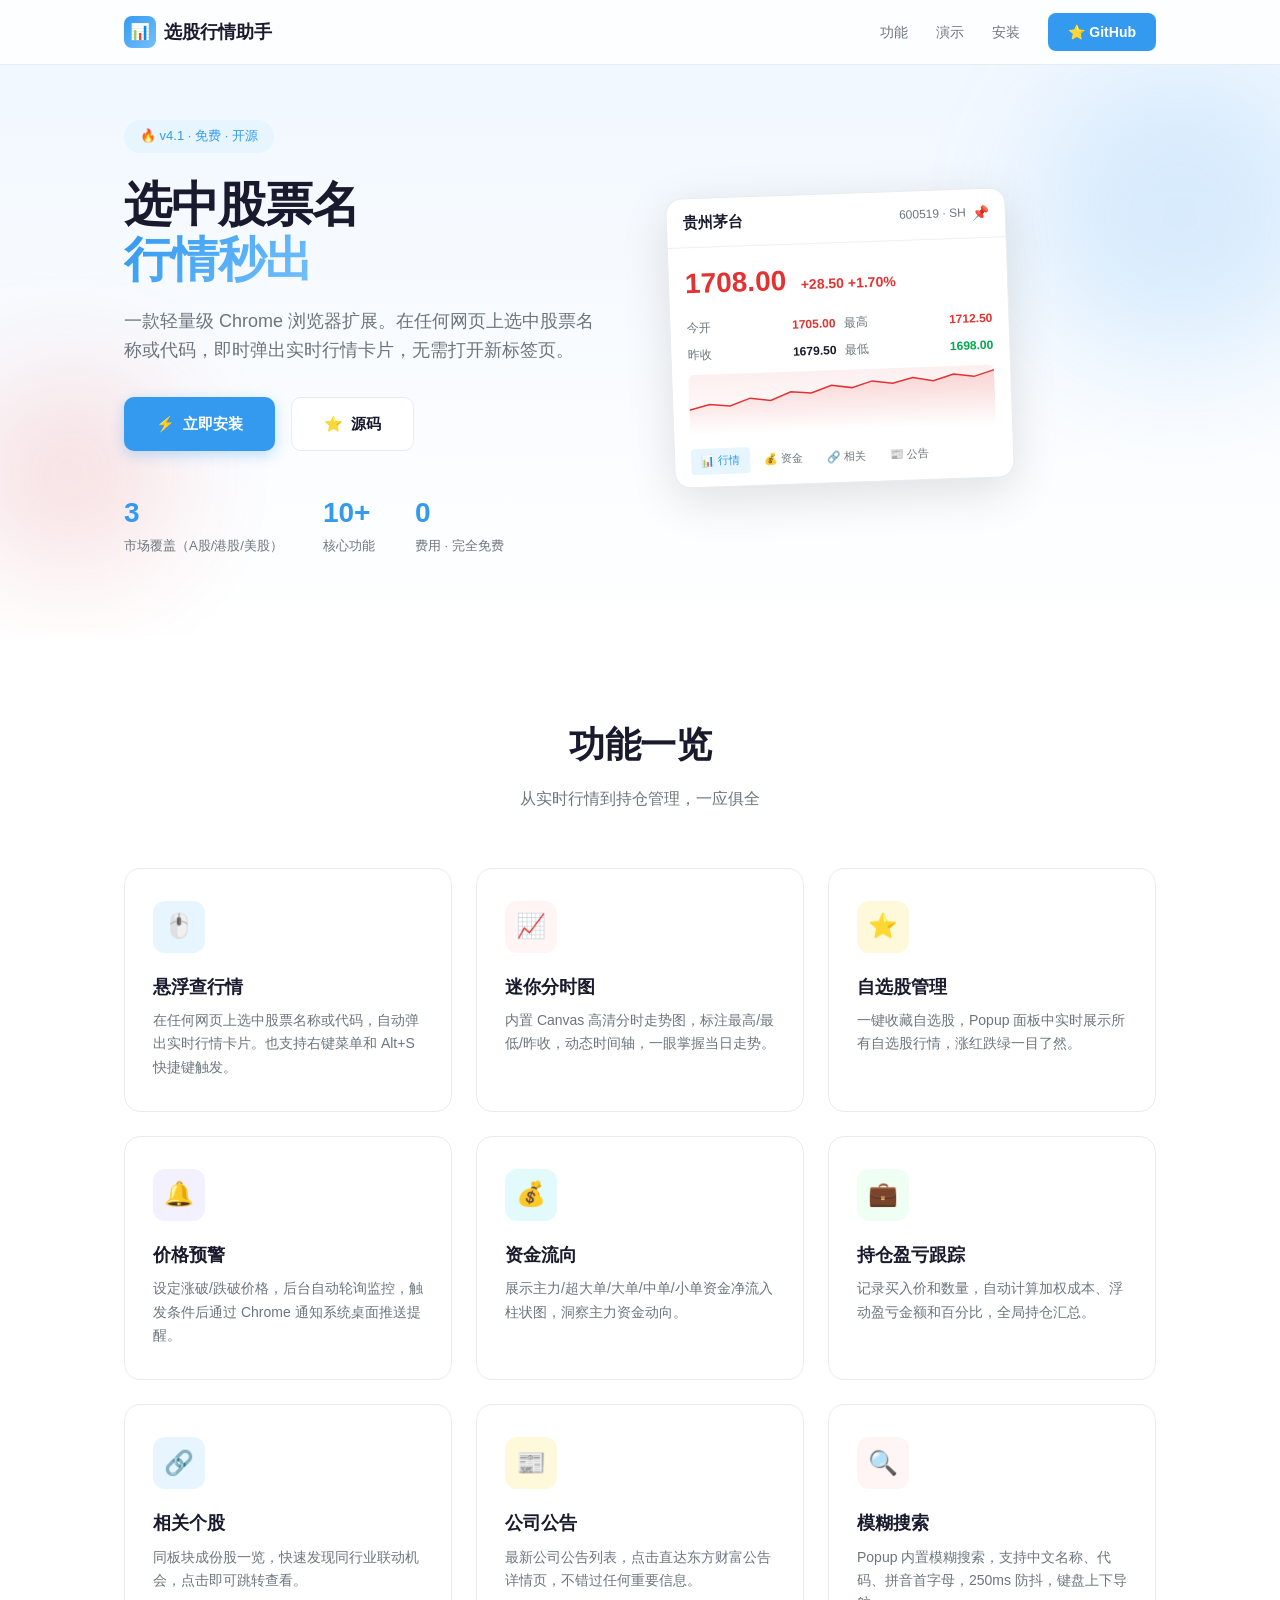
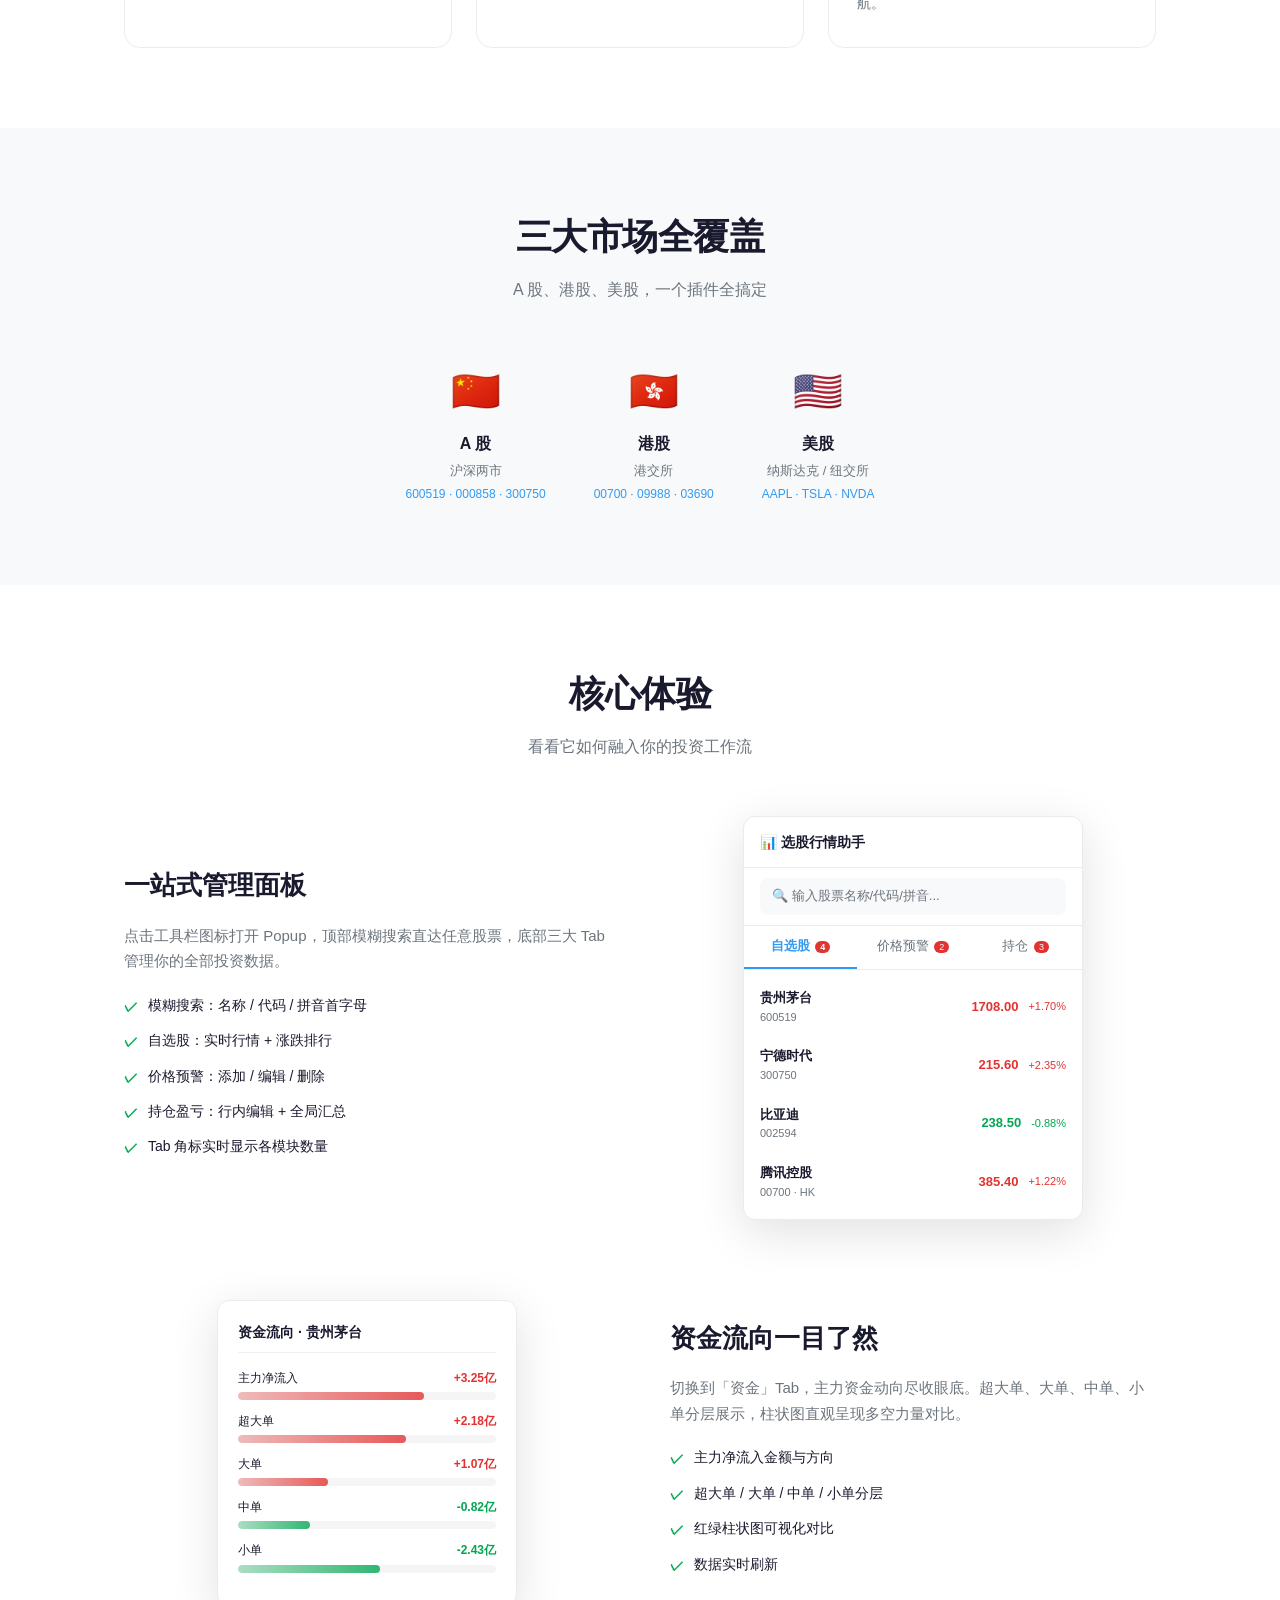
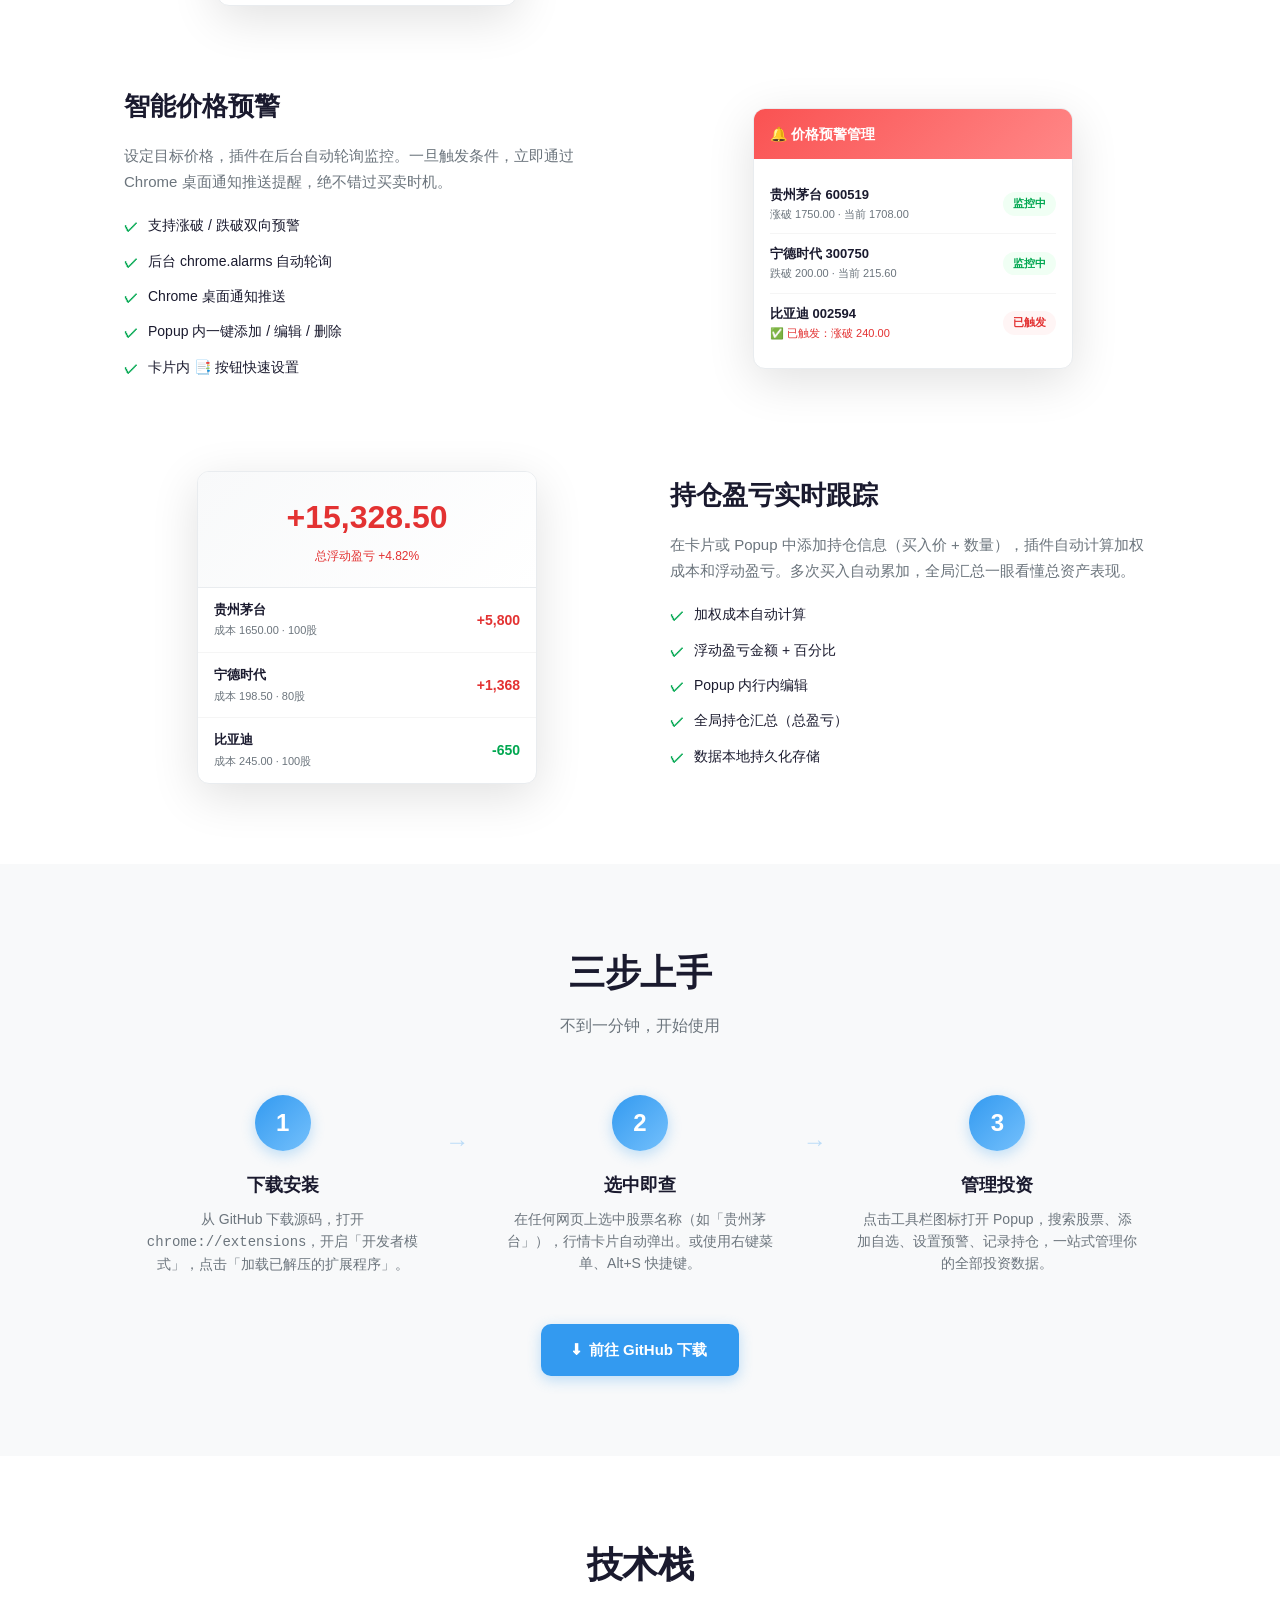
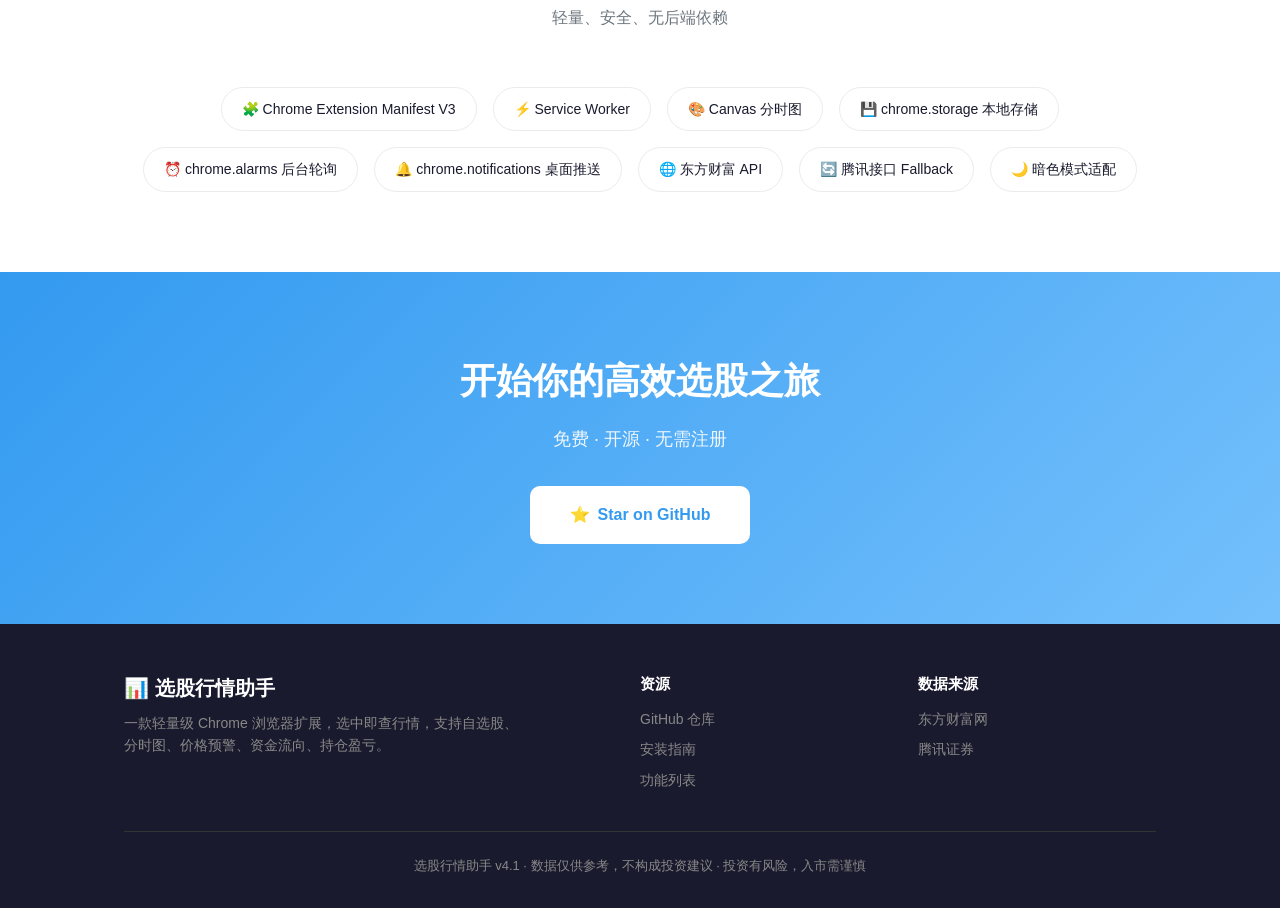
<file: landing/index.html>
<!DOCTYPE html>
<html lang="zh-CN">
<head>
<meta charset="UTF-8">
<meta name="viewport" content="width=device-width, initial-scale=1.0">
<title>选股行情助手 — Chrome 浏览器选股插件 | 悬浮查行情、自选股、分时图、价格预警</title>
<meta name="description" content="一款轻量级 Chrome 浏览器扩展，选中股票名称即可悬浮查看实时行情。支持 A 股 / 港股 / 美股，自选股管理、迷你分时图、价格预警、资金流向、持仓盈亏跟踪。">
<style>
:root {
  --up: #e33232;
  --down: #00a750;
  --primary: #339af0;
  --primary-dark: #228be6;
  --bg: #ffffff;
  --bg-alt: #f8f9fa;
  --text: #1a1a2e;
  --text-light: #6c757d;
  --border: #e9ecef;
  --shadow: 0 4px 24px rgba(0, 0, 0, 0.08);
  --shadow-lg: 0 12px 48px rgba(0, 0, 0, 0.12);
  --radius: 16px;
  --max-w: 1080px;
}

* { margin: 0; padding: 0; box-sizing: border-box; }

html { scroll-behavior: smooth; }

body {
  font-family: -apple-system, BlinkMacSystemFont, "Segoe UI", Roboto, "PingFang SC", "Microsoft YaHei", sans-serif;
  color: var(--text);
  background: var(--bg);
  line-height: 1.6;
  overflow-x: hidden;
}

a { text-decoration: none; color: inherit; }
img { max-width: 100%; display: block; }

.container {
  max-width: var(--max-w);
  margin: 0 auto;
  padding: 0 24px;
}

/* ════════════════ NAVBAR ════════════════ */
.nav {
  position: fixed;
  top: 0;
  left: 0;
  right: 0;
  z-index: 100;
  background: rgba(255, 255, 255, 0.85);
  backdrop-filter: blur(12px);
  -webkit-backdrop-filter: blur(12px);
  border-bottom: 1px solid var(--border);
}
.nav-inner {
  max-width: var(--max-w);
  margin: 0 auto;
  padding: 0 24px;
  height: 64px;
  display: flex;
  align-items: center;
  justify-content: space-between;
}
.nav-logo {
  font-size: 18px;
  font-weight: 700;
  display: flex;
  align-items: center;
  gap: 8px;
}
.nav-logo .logo-icon {
  width: 32px;
  height: 32px;
  background: linear-gradient(135deg, var(--primary), #74c0fc);
  border-radius: 8px;
  display: flex;
  align-items: center;
  justify-content: center;
  color: #fff;
  font-size: 16px;
}
.nav-links {
  display: flex;
  align-items: center;
  gap: 28px;
}
.nav-links a {
  font-size: 14px;
  color: var(--text-light);
  transition: color 0.2s;
}
.nav-links a:hover { color: var(--primary); }
.nav-cta {
  background: var(--primary);
  color: #fff !important;
  padding: 8px 20px;
  border-radius: 8px;
  font-weight: 600;
  transition: background 0.2s;
}
.nav-cta:hover { background: var(--primary-dark); }

@media (max-width: 640px) {
  .nav-links a:not(.nav-cta) { display: none; }
}

/* ════════════════ HERO ════════════════ */
.hero {
  padding: 120px 0 80px;
  background: linear-gradient(180deg, #f0f7ff 0%, #ffffff 100%);
  position: relative;
  overflow: hidden;
}
.hero-grid {
  display: grid;
  grid-template-columns: 1fr 1fr;
  gap: 60px;
  align-items: center;
}
@media (max-width: 900px) {
  .hero-grid { grid-template-columns: 1fr; gap: 40px; }
}
.hero-badge {
  display: inline-flex;
  align-items: center;
  gap: 6px;
  background: #e7f5ff;
  color: var(--primary);
  padding: 6px 16px;
  border-radius: 20px;
  font-size: 13px;
  font-weight: 500;
  margin-bottom: 24px;
}
.hero h1 {
  font-size: 48px;
  font-weight: 800;
  line-height: 1.15;
  margin-bottom: 20px;
  letter-spacing: -1px;
}
@media (max-width: 640px) {
  .hero h1 { font-size: 34px; }
}
.hero h1 .highlight {
  background: linear-gradient(135deg, var(--primary), #74c0fc);
  -webkit-background-clip: text;
  -webkit-text-fill-color: transparent;
  background-clip: text;
}
.hero p.subtitle {
  font-size: 18px;
  color: var(--text-light);
  margin-bottom: 32px;
  max-width: 500px;
}
.hero-actions {
  display: flex;
  gap: 16px;
  flex-wrap: wrap;
}
.btn-primary {
  background: var(--primary);
  color: #fff;
  padding: 14px 32px;
  border-radius: 10px;
  font-size: 15px;
  font-weight: 600;
  display: inline-flex;
  align-items: center;
  gap: 8px;
  transition: all 0.2s;
  box-shadow: 0 4px 14px rgba(51, 154, 240, 0.3);
}
.btn-primary:hover {
  background: var(--primary-dark);
  transform: translateY(-2px);
  box-shadow: 0 6px 20px rgba(51, 154, 240, 0.4);
}
.btn-secondary {
  background: var(--bg);
  color: var(--text);
  border: 1px solid var(--border);
  padding: 14px 32px;
  border-radius: 10px;
  font-size: 15px;
  font-weight: 600;
  display: inline-flex;
  align-items: center;
  gap: 8px;
  transition: all 0.2s;
}
.btn-secondary:hover {
  border-color: var(--primary);
  color: var(--primary);
}
.hero-stats {
  display: flex;
  gap: 40px;
  margin-top: 40px;
}
.hero-stat-val {
  font-size: 28px;
  font-weight: 800;
  color: var(--primary);
}
.hero-stat-label {
  font-size: 13px;
  color: var(--text-light);
}

/* ── Hero 卡片预览 ── */
.hero-preview {
  position: relative;
}
.hero-card {
  background: #fff;
  border: 1px solid var(--border);
  border-radius: var(--radius);
  box-shadow: var(--shadow-lg);
  width: 340px;
  padding: 0;
  transform: rotate(-2deg);
  transition: transform 0.3s;
}
.hero-card:hover { transform: rotate(0deg); }
.hero-card-header {
  display: flex;
  align-items: center;
  gap: 6px;
  padding: 12px 16px;
  border-bottom: 1px solid #f0f0f0;
}
.hero-card-header .name {
  font-size: 15px;
  font-weight: 700;
}
.hero-card-header .code {
  font-size: 12px;
  color: var(--text-light);
  margin-left: auto;
}
.hero-card-header .pin {
  font-size: 14px;
  color: #ccc;
  cursor: pointer;
}
.hero-card-body {
  padding: 14px 16px;
}
.hero-card-price {
  font-size: 28px;
  font-weight: 800;
  color: var(--up);
}
.hero-card-change {
  font-size: 14px;
  font-weight: 600;
  color: var(--up);
  margin-left: 10px;
}
.hero-card-grid {
  display: grid;
  grid-template-columns: 1fr 1fr;
  gap: 8px;
  margin-top: 12px;
}
.hero-card-item {
  display: flex;
  justify-content: space-between;
  font-size: 12px;
}
.hero-card-item .lbl { color: var(--text-light); }
.hero-card-item .val { font-weight: 600; }
.hero-card-chart {
  margin-top: 10px;
  height: 60px;
  background: linear-gradient(180deg, rgba(227,50,50,0.08), transparent);
  border-radius: 6px;
  position: relative;
  overflow: hidden;
}
.hero-card-chart svg {
  width: 100%;
  height: 100%;
}
.hero-card-tabs {
  display: flex;
  gap: 4px;
  padding: 0 16px 12px;
}
.hero-card-tab {
  font-size: 11px;
  padding: 4px 10px;
  border-radius: 4px;
  color: var(--text-light);
  cursor: pointer;
}
.hero-card-tab.active {
  background: #e7f5ff;
  color: var(--primary);
  font-weight: 500;
}

/* 浮动装饰 */
.hero-blob {
  position: absolute;
  border-radius: 50%;
  filter: blur(60px);
  opacity: 0.15;
  z-index: 0;
}
.hero-blob-1 {
  width: 300px;
  height: 300px;
  background: var(--primary);
  top: 10%;
  right: -50px;
}
.hero-blob-2 {
  width: 200px;
  height: 200px;
  background: var(--up);
  bottom: 10%;
  left: -30px;
}

/* ════════════════ SECTION TITLE ════════════════ */
.section { padding: 80px 0; }
.section-alt { background: var(--bg-alt); }
.section-title {
  text-align: center;
  margin-bottom: 56px;
}
.section-title h2 {
  font-size: 36px;
  font-weight: 800;
  margin-bottom: 12px;
  letter-spacing: -0.5px;
}
@media (max-width: 640px) {
  .section-title h2 { font-size: 28px; }
}
.section-title p {
  font-size: 16px;
  color: var(--text-light);
  max-width: 600px;
  margin: 0 auto;
}

/* ════════════════ FEATURES ════════════════ */
.features-grid {
  display: grid;
  grid-template-columns: repeat(3, 1fr);
  gap: 24px;
}
@media (max-width: 900px) {
  .features-grid { grid-template-columns: repeat(2, 1fr); }
}
@media (max-width: 600px) {
  .features-grid { grid-template-columns: 1fr; }
}
.feature-card {
  background: #fff;
  border: 1px solid var(--border);
  border-radius: var(--radius);
  padding: 32px 28px;
  transition: all 0.3s;
  position: relative;
  overflow: hidden;
}
.feature-card:hover {
  transform: translateY(-4px);
  box-shadow: var(--shadow-lg);
  border-color: var(--primary);
}
.feature-card::before {
  content: "";
  position: absolute;
  top: 0;
  left: 0;
  right: 0;
  height: 3px;
  background: linear-gradient(90deg, var(--primary), #74c0fc);
  transform: scaleX(0);
  transform-origin: left;
  transition: transform 0.3s;
}
.feature-card:hover::before { transform: scaleX(1); }
.feature-icon {
  width: 52px;
  height: 52px;
  border-radius: 12px;
  display: flex;
  align-items: center;
  justify-content: center;
  font-size: 24px;
  margin-bottom: 20px;
}
.feature-icon.bg-blue { background: #e7f5ff; }
.feature-icon.bg-red { background: #fff5f5; }
.feature-icon.bg-green { background: #f0fff4; }
.feature-icon.bg-yellow { background: #fff9db; }
.feature-icon.bg-purple { background: #f3f0ff; }
.feature-icon.bg-cyan { background: #e3fafc; }
.feature-card h3 {
  font-size: 18px;
  font-weight: 700;
  margin-bottom: 8px;
}
.feature-card p {
  font-size: 14px;
  color: var(--text-light);
  line-height: 1.65;
}

/* ════════════════ HOW IT WORKS ════════════════ */
.steps {
  display: grid;
  grid-template-columns: repeat(3, 1fr);
  gap: 40px;
  counter-reset: step;
}
@media (max-width: 768px) {
  .steps { grid-template-columns: 1fr; gap: 32px; }
}
.step {
  text-align: center;
  position: relative;
}
.step-num {
  width: 56px;
  height: 56px;
  border-radius: 50%;
  background: linear-gradient(135deg, var(--primary), #74c0fc);
  color: #fff;
  font-size: 24px;
  font-weight: 800;
  display: flex;
  align-items: center;
  justify-content: center;
  margin: 0 auto 20px;
  box-shadow: 0 4px 14px rgba(51, 154, 240, 0.3);
}
.step h3 {
  font-size: 18px;
  font-weight: 700;
  margin-bottom: 8px;
}
.step p {
  font-size: 14px;
  color: var(--text-light);
  max-width: 280px;
  margin: 0 auto;
}
.step-arrow {
  position: absolute;
  top: 28px;
  right: -28px;
  color: var(--primary);
  font-size: 24px;
  opacity: 0.3;
}
@media (max-width: 768px) {
  .step-arrow { display: none; }
}

/* ════════════════ MARKET SUPPORT ════════════════ */
.markets {
  display: flex;
  justify-content: center;
  gap: 48px;
  flex-wrap: wrap;
}
.market-item {
  text-align: center;
}
.market-flag {
  font-size: 40px;
  margin-bottom: 8px;
}
.market-name {
  font-size: 16px;
  font-weight: 700;
  margin-bottom: 4px;
}
.market-desc {
  font-size: 13px;
  color: var(--text-light);
}
.market-examples {
  font-size: 12px;
  color: var(--primary);
  margin-top: 4px;
}

/* ════════════════ DEMO SECTIONS ════════════════ */
.demo-row {
  display: grid;
  grid-template-columns: 1fr 1fr;
  gap: 60px;
  align-items: center;
  margin-bottom: 80px;
}
.demo-row:last-child { margin-bottom: 0; }
.demo-row.reverse .demo-visual { order: -1; }
@media (max-width: 900px) {
  .demo-row { grid-template-columns: 1fr; gap: 40px; }
  .demo-row.reverse .demo-visual { order: 0; }
}
.demo-text h3 {
  font-size: 26px;
  font-weight: 800;
  margin-bottom: 16px;
}
.demo-text p {
  font-size: 15px;
  color: var(--text-light);
  margin-bottom: 20px;
  line-height: 1.7;
}
.demo-features-list {
  list-style: none;
}
.demo-features-list li {
  display: flex;
  align-items: flex-start;
  gap: 10px;
  margin-bottom: 12px;
  font-size: 14px;
}
.demo-features-list li .check {
  color: var(--down);
  font-weight: 700;
  flex-shrink: 0;
  margin-top: 1px;
}

/* ── 模拟UI ── */
.demo-visual { display: flex; justify-content: center; }

/* Popup 模拟 */
.popup-mock {
  width: 340px;
  background: #fff;
  border: 1px solid var(--border);
  border-radius: 12px;
  box-shadow: var(--shadow-lg);
  overflow: hidden;
}
.popup-mock-header {
  padding: 14px 16px;
  border-bottom: 1px solid var(--border);
  font-weight: 700;
  font-size: 14px;
  display: flex;
  align-items: center;
  gap: 6px;
}
.popup-mock-search {
  padding: 10px 16px;
  border-bottom: 1px solid var(--border);
}
.popup-mock-search-box {
  background: var(--bg-alt);
  border-radius: 8px;
  padding: 8px 12px;
  font-size: 13px;
  color: var(--text-light);
  display: flex;
  align-items: center;
  gap: 8px;
}
.popup-mock-tabs {
  display: flex;
  border-bottom: 1px solid var(--border);
}
.popup-mock-tab {
  flex: 1;
  text-align: center;
  padding: 10px 0;
  font-size: 13px;
  color: var(--text-light);
  border-bottom: 2px solid transparent;
}
.popup-mock-tab.active {
  color: var(--primary);
  border-bottom-color: var(--primary);
  font-weight: 600;
}
.popup-mock-list {
  padding: 8px 0;
}
.popup-mock-item {
  display: flex;
  align-items: center;
  padding: 10px 16px;
  gap: 10px;
  transition: background 0.1s;
}
.popup-mock-item:hover { background: var(--bg-alt); }
.popup-mock-item-info { flex: 1; }
.popup-mock-item-name { font-size: 13px; font-weight: 600; }
.popup-mock-item-code { font-size: 11px; color: var(--text-light); }
.popup-mock-item-price {
  text-align: right;
  font-size: 13px;
  font-weight: 700;
}
.popup-mock-item-pct {
  font-size: 11px;
}

/* 资金流向模拟 */
.flow-mock {
  width: 300px;
  background: #fff;
  border: 1px solid var(--border);
  border-radius: 12px;
  box-shadow: var(--shadow-lg);
  padding: 20px;
}
.flow-mock h4 {
  font-size: 14px;
  margin-bottom: 16px;
  padding-bottom: 8px;
  border-bottom: 1px solid #f0f0f0;
}
.flow-mock-bar-item {
  margin-bottom: 12px;
}
.flow-mock-bar-label {
  display: flex;
  justify-content: space-between;
  font-size: 12px;
  margin-bottom: 4px;
}
.flow-mock-bar-label .val { font-weight: 600; }
.flow-mock-bar-track {
  height: 8px;
  background: #f5f5f5;
  border-radius: 4px;
  overflow: hidden;
}
.flow-mock-bar-fill {
  height: 100%;
  border-radius: 4px;
  animation: flow-grow 1.5s ease-out;
}
@keyframes flow-grow {
  from { width: 0; }
}
.flow-mock-bar-fill.up {
  background: linear-gradient(90deg, rgba(227,50,50,0.3), rgba(227,50,50,0.8));
}
.flow-mock-bar-fill.down {
  background: linear-gradient(90deg, rgba(0,167,80,0.3), rgba(0,167,80,0.8));
}

/* 预警模拟 */
.alert-mock {
  width: 320px;
  background: #fff;
  border: 1px solid var(--border);
  border-radius: 12px;
  box-shadow: var(--shadow-lg);
  overflow: hidden;
}
.alert-mock-header {
  padding: 14px 16px;
  background: linear-gradient(135deg, #fa5252, #ff8787);
  color: #fff;
  font-weight: 700;
  font-size: 14px;
  display: flex;
  align-items: center;
  gap: 8px;
}
.alert-mock-body {
  padding: 16px;
}
.alert-mock-item {
  display: flex;
  align-items: center;
  padding: 10px 0;
  border-bottom: 1px solid #f5f5f5;
}
.alert-mock-item:last-child { border-bottom: none; }
.alert-mock-item-info { flex: 1; }
.alert-mock-item-name { font-size: 13px; font-weight: 600; }
.alert-mock-item-desc { font-size: 11px; color: var(--text-light); }
.alert-mock-item-status {
  font-size: 11px;
  padding: 3px 10px;
  border-radius: 12px;
  font-weight: 600;
}
.alert-mock-item-status.triggered {
  background: #fff5f5;
  color: var(--up);
}
.alert-mock-item-status.active {
  background: #f0fff4;
  color: var(--down);
}

/* 持仓模拟 */
.portfolio-mock {
  width: 340px;
  background: #fff;
  border: 1px solid var(--border);
  border-radius: 12px;
  box-shadow: var(--shadow-lg);
  overflow: hidden;
}
.portfolio-mock-summary {
  padding: 20px 16px;
  text-align: center;
  background: linear-gradient(135deg, #f8f9fa, #fff);
  border-bottom: 1px solid var(--border);
}
.portfolio-mock-summary .total {
  font-size: 32px;
  font-weight: 800;
}
.portfolio-mock-summary .total.up { color: var(--up); }
.portfolio-mock-summary .total.down { color: var(--down); }
.portfolio-mock-summary .label {
  font-size: 12px;
  color: var(--text-light);
  margin-top: 4px;
}
.portfolio-mock-item {
  display: flex;
  align-items: center;
  padding: 12px 16px;
  border-bottom: 1px solid #f5f5f5;
}
.portfolio-mock-item:last-child { border-bottom: none; }
.portfolio-mock-item-info { flex: 1; }
.portfolio-mock-item-name { font-size: 13px; font-weight: 600; }
.portfolio-mock-item-detail { font-size: 11px; color: var(--text-light); margin-top: 2px; }
.portfolio-mock-item-profit {
  text-align: right;
  font-size: 14px;
  font-weight: 700;
}

/* ════════════════ TECH STACK ════════════════ */
.tech-grid {
  display: flex;
  justify-content: center;
  gap: 16px;
  flex-wrap: wrap;
}
.tech-badge {
  display: inline-flex;
  align-items: center;
  gap: 8px;
  background: #fff;
  border: 1px solid var(--border);
  padding: 10px 20px;
  border-radius: 30px;
  font-size: 14px;
  font-weight: 500;
  transition: all 0.2s;
}
.tech-badge:hover {
  border-color: var(--primary);
  color: var(--primary);
  transform: translateY(-2px);
}

/* ════════════════ CTA SECTION ════════════════ */
.cta-section {
  background: linear-gradient(135deg, var(--primary), #74c0fc);
  padding: 80px 0;
  text-align: center;
  color: #fff;
}
.cta-section h2 {
  font-size: 36px;
  font-weight: 800;
  margin-bottom: 16px;
}
.cta-section p {
  font-size: 18px;
  opacity: 0.9;
  margin-bottom: 32px;
}
.cta-section .btn-white {
  background: #fff;
  color: var(--primary);
  padding: 16px 40px;
  border-radius: 10px;
  font-size: 16px;
  font-weight: 700;
  display: inline-flex;
  align-items: center;
  gap: 8px;
  transition: all 0.2s;
}
.cta-section .btn-white:hover {
  transform: translateY(-2px);
  box-shadow: 0 8px 24px rgba(0, 0, 0, 0.15);
}

/* ════════════════ FOOTER ════════════════ */
.footer {
  background: #1a1a2e;
  color: #888;
  padding: 48px 0 32px;
}
.footer-grid {
  display: grid;
  grid-template-columns: 2fr 1fr 1fr;
  gap: 40px;
  margin-bottom: 32px;
}
@media (max-width: 768px) {
  .footer-grid { grid-template-columns: 1fr; gap: 24px; }
}
.footer-brand h3 {
  color: #fff;
  font-size: 20px;
  margin-bottom: 8px;
}
.footer-brand p {
  font-size: 14px;
  max-width: 400px;
}
.footer-col h4 {
  color: #fff;
  font-size: 15px;
  margin-bottom: 12px;
}
.footer-col a {
  display: block;
  font-size: 14px;
  margin-bottom: 8px;
  transition: color 0.2s;
}
.footer-col a:hover { color: var(--primary); }
.footer-bottom {
  border-top: 1px solid #333;
  padding-top: 24px;
  text-align: center;
  font-size: 13px;
}

/* ════════════════ ANIMATIONS ════════════════ */
.fade-up {
  opacity: 0;
  transform: translateY(30px);
  transition: opacity 0.6s ease, transform 0.6s ease;
}
.fade-up.visible {
  opacity: 1;
  transform: translateY(0);
}

@media (prefers-reduced-motion: reduce) {
  * { animation: none !important; transition: none !important; }
  .fade-up { opacity: 1; transform: none; }
}
</style>
</head>
<body>

<!-- ══════════ NAVBAR ══════════ -->
<nav class="nav">
  <div class="nav-inner">
    <div class="nav-logo">
      <span class="logo-icon">📊</span>
      <span>选股行情助手</span>
    </div>
    <div class="nav-links">
      <a href="#features">功能</a>
      <a href="#demo">演示</a>
      <a href="#install">安装</a>
      <a href="https://github.com/whgx/stock-hover-extension" target="_blank" class="nav-cta">⭐ GitHub</a>
    </div>
  </div>
</nav>

<!-- ══════════ HERO ══════════ -->
<section class="hero">
  <div class="hero-blob hero-blob-1"></div>
  <div class="hero-blob hero-blob-2"></div>
  <div class="container" style="position: relative; z-index: 1;">
    <div class="hero-grid">
      <div class="hero-content">
        <div class="hero-badge">🔥 v4.1 · 免费 · 开源</div>
        <h1>选中股票名<br><span class="highlight">行情秒出</span></h1>
        <p class="subtitle">一款轻量级 Chrome 浏览器扩展。在任何网页上选中股票名称或代码，即时弹出实时行情卡片，无需打开新标签页。</p>
        <div class="hero-actions">
          <a href="#install" class="btn-primary">
            <span>⚡</span> 立即安装
          </a>
          <a href="https://github.com/whgx/stock-hover-extension" target="_blank" class="btn-secondary">
            <span>⭐</span> 源码
          </a>
        </div>
        <div class="hero-stats">
          <div>
            <div class="hero-stat-val">3</div>
            <div class="hero-stat-label">市场覆盖（A股/港股/美股）</div>
          </div>
          <div>
            <div class="hero-stat-val">10+</div>
            <div class="hero-stat-label">核心功能</div>
          </div>
          <div>
            <div class="hero-stat-val">0</div>
            <div class="hero-stat-label">费用 · 完全免费</div>
          </div>
        </div>
      </div>
      <div class="hero-preview">
        <div class="hero-card">
          <div class="hero-card-header">
            <span class="name">贵州茅台</span>
            <span class="code">600519 · SH</span>
            <span class="pin">📌</span>
          </div>
          <div class="hero-card-body">
            <div>
              <span class="hero-card-price">1708.00</span>
              <span class="hero-card-change">+28.50 +1.70%</span>
            </div>
            <div class="hero-card-grid">
              <div class="hero-card-item"><span class="lbl">今开</span><span class="val" style="color:var(--up)">1705.00</span></div>
              <div class="hero-card-item"><span class="lbl">最高</span><span class="val" style="color:var(--up)">1712.50</span></div>
              <div class="hero-card-item"><span class="lbl">昨收</span><span class="val">1679.50</span></div>
              <div class="hero-card-item"><span class="lbl">最低</span><span class="val" style="color:var(--down)">1698.00</span></div>
            </div>
            <div class="hero-card-chart">
              <svg viewBox="0 0 300 60" preserveAspectRatio="none">
                <defs>
                  <linearGradient id="chartGrad" x1="0" y1="0" x2="0" y2="1">
                    <stop offset="0%" stop-color="rgba(227,50,50,0.15)"/>
                    <stop offset="100%" stop-color="rgba(227,50,50,0)"/>
                  </linearGradient>
                </defs>
                <path d="M0,35 L20,30 L40,32 L60,25 L80,28 L100,20 L120,22 L140,15 L160,18 L180,12 L200,15 L220,10 L240,14 L260,8 L280,11 L300,5 L300,60 L0,60 Z" fill="url(#chartGrad)"/>
                <path d="M0,35 L20,30 L40,32 L60,25 L80,28 L100,20 L120,22 L140,15 L160,18 L180,12 L200,15 L220,10 L240,14 L260,8 L280,11 L300,5" stroke="#e33232" stroke-width="1.5" fill="none"/>
              </svg>
            </div>
          </div>
          <div class="hero-card-tabs">
            <div class="hero-card-tab active">📊 行情</div>
            <div class="hero-card-tab">💰 资金</div>
            <div class="hero-card-tab">🔗 相关</div>
            <div class="hero-card-tab">📰 公告</div>
          </div>
        </div>
      </div>
    </div>
  </div>
</section>

<!-- ══════════ FEATURES ══════════ -->
<section class="section" id="features">
  <div class="container">
    <div class="section-title">
      <h2>功能一览</h2>
      <p>从实时行情到持仓管理，一应俱全</p>
    </div>
    <div class="features-grid">
      <div class="feature-card fade-up">
        <div class="feature-icon bg-blue">🖱️</div>
        <h3>悬浮查行情</h3>
        <p>在任何网页上选中股票名称或代码，自动弹出实时行情卡片。也支持右键菜单和 Alt+S 快捷键触发。</p>
      </div>
      <div class="feature-card fade-up">
        <div class="feature-icon bg-red">📈</div>
        <h3>迷你分时图</h3>
        <p>内置 Canvas 高清分时走势图，标注最高/最低/昨收，动态时间轴，一眼掌握当日走势。</p>
      </div>
      <div class="feature-card fade-up">
        <div class="feature-icon bg-yellow">⭐</div>
        <h3>自选股管理</h3>
        <p>一键收藏自选股，Popup 面板中实时展示所有自选股行情，涨红跌绿一目了然。</p>
      </div>
      <div class="feature-card fade-up">
        <div class="feature-icon bg-purple">🔔</div>
        <h3>价格预警</h3>
        <p>设定涨破/跌破价格，后台自动轮询监控，触发条件后通过 Chrome 通知系统桌面推送提醒。</p>
      </div>
      <div class="feature-card fade-up">
        <div class="feature-icon bg-cyan">💰</div>
        <h3>资金流向</h3>
        <p>展示主力/超大单/大单/中单/小单资金净流入柱状图，洞察主力资金动向。</p>
      </div>
      <div class="feature-card fade-up">
        <div class="feature-icon bg-green">💼</div>
        <h3>持仓盈亏跟踪</h3>
        <p>记录买入价和数量，自动计算加权成本、浮动盈亏金额和百分比，全局持仓汇总。</p>
      </div>
      <div class="feature-card fade-up">
        <div class="feature-icon bg-blue">🔗</div>
        <h3>相关个股</h3>
        <p>同板块成份股一览，快速发现同行业联动机会，点击即可跳转查看。</p>
      </div>
      <div class="feature-card fade-up">
        <div class="feature-icon bg-yellow">📰</div>
        <h3>公司公告</h3>
        <p>最新公司公告列表，点击直达东方财富公告详情页，不错过任何重要信息。</p>
      </div>
      <div class="feature-card fade-up">
        <div class="feature-icon bg-red">🔍</div>
        <h3>模糊搜索</h3>
        <p>Popup 内置模糊搜索，支持中文名称、代码、拼音首字母，250ms 防抖，键盘上下导航。</p>
      </div>
    </div>
  </div>
</section>

<!-- ══════════ MARKETS ══════════ -->
<section class="section section-alt">
  <div class="container">
    <div class="section-title">
      <h2>三大市场全覆盖</h2>
      <p>A 股、港股、美股，一个插件全搞定</p>
    </div>
    <div class="markets">
      <div class="market-item fade-up">
        <div class="market-flag">🇨🇳</div>
        <div class="market-name">A 股</div>
        <div class="market-desc">沪深两市</div>
        <div class="market-examples">600519 · 000858 · 300750</div>
      </div>
      <div class="market-item fade-up">
        <div class="market-flag">🇭🇰</div>
        <div class="market-name">港股</div>
        <div class="market-desc">港交所</div>
        <div class="market-examples">00700 · 09988 · 03690</div>
      </div>
      <div class="market-item fade-up">
        <div class="market-flag">🇺🇸</div>
        <div class="market-name">美股</div>
        <div class="market-desc">纳斯达克 / 纽交所</div>
        <div class="market-examples">AAPL · TSLA · NVDA</div>
      </div>
    </div>
  </div>
</section>

<!-- ══════════ DEMO SECTIONS ══════════ -->
<section class="section" id="demo">
  <div class="container">
    <div class="section-title">
      <h2>核心体验</h2>
      <p>看看它如何融入你的投资工作流</p>
    </div>

    <!-- Demo 1: Popup 管理面板 -->
    <div class="demo-row">
      <div class="demo-text fade-up">
        <h3>一站式管理面板</h3>
        <p>点击工具栏图标打开 Popup，顶部模糊搜索直达任意股票，底部三大 Tab 管理你的全部投资数据。</p>
        <ul class="demo-features-list">
          <li><span class="check">✓</span> 模糊搜索：名称 / 代码 / 拼音首字母</li>
          <li><span class="check">✓</span> 自选股：实时行情 + 涨跌排行</li>
          <li><span class="check">✓</span> 价格预警：添加 / 编辑 / 删除</li>
          <li><span class="check">✓</span> 持仓盈亏：行内编辑 + 全局汇总</li>
          <li><span class="check">✓</span> Tab 角标实时显示各模块数量</li>
        </ul>
      </div>
      <div class="demo-visual fade-up">
        <div class="popup-mock">
          <div class="popup-mock-header">📊 选股行情助手</div>
          <div class="popup-mock-search">
            <div class="popup-mock-search-box">🔍 输入股票名称/代码/拼音...</div>
          </div>
          <div class="popup-mock-tabs">
            <div class="popup-mock-tab active">自选股 <span style="background:var(--up);color:#fff;font-size:9px;padding:1px 5px;border-radius:8px;margin-left:2px;">4</span></div>
            <div class="popup-mock-tab">价格预警 <span style="background:var(--up);color:#fff;font-size:9px;padding:1px 5px;border-radius:8px;margin-left:2px;">2</span></div>
            <div class="popup-mock-tab">持仓 <span style="background:var(--up);color:#fff;font-size:9px;padding:1px 5px;border-radius:8px;margin-left:2px;">3</span></div>
          </div>
          <div class="popup-mock-list">
            <div class="popup-mock-item">
              <div class="popup-mock-item-info">
                <div class="popup-mock-item-name">贵州茅台</div>
                <div class="popup-mock-item-code">600519</div>
              </div>
              <div class="popup-mock-item-price" style="color:var(--up)">1708.00</div>
              <div class="popup-mock-item-pct" style="color:var(--up)">+1.70%</div>
            </div>
            <div class="popup-mock-item">
              <div class="popup-mock-item-info">
                <div class="popup-mock-item-name">宁德时代</div>
                <div class="popup-mock-item-code">300750</div>
              </div>
              <div class="popup-mock-item-price" style="color:var(--up)">215.60</div>
              <div class="popup-mock-item-pct" style="color:var(--up)">+2.35%</div>
            </div>
            <div class="popup-mock-item">
              <div class="popup-mock-item-info">
                <div class="popup-mock-item-name">比亚迪</div>
                <div class="popup-mock-item-code">002594</div>
              </div>
              <div class="popup-mock-item-price" style="color:var(--down)">238.50</div>
              <div class="popup-mock-item-pct" style="color:var(--down)">-0.88%</div>
            </div>
            <div class="popup-mock-item">
              <div class="popup-mock-item-info">
                <div class="popup-mock-item-name">腾讯控股</div>
                <div class="popup-mock-item-code">00700 · HK</div>
              </div>
              <div class="popup-mock-item-price" style="color:var(--up)">385.40</div>
              <div class="popup-mock-item-pct" style="color:var(--up)">+1.22%</div>
            </div>
          </div>
        </div>
      </div>
    </div>

    <!-- Demo 2: 资金流向 -->
    <div class="demo-row reverse">
      <div class="demo-text fade-up">
        <h3>资金流向一目了然</h3>
        <p>切换到「资金」Tab，主力资金动向尽收眼底。超大单、大单、中单、小单分层展示，柱状图直观呈现多空力量对比。</p>
        <ul class="demo-features-list">
          <li><span class="check">✓</span> 主力净流入金额与方向</li>
          <li><span class="check">✓</span> 超大单 / 大单 / 中单 / 小单分层</li>
          <li><span class="check">✓</span> 红绿柱状图可视化对比</li>
          <li><span class="check">✓</span> 数据实时刷新</li>
        </ul>
      </div>
      <div class="demo-visual fade-up">
        <div class="flow-mock">
          <h4>资金流向 · 贵州茅台</h4>
          <div class="flow-mock-bar-item">
            <div class="flow-mock-bar-label">
              <span>主力净流入</span>
              <span class="val" style="color:var(--up)">+3.25亿</span>
            </div>
            <div class="flow-mock-bar-track">
              <div class="flow-mock-bar-fill up" style="width: 72%"></div>
            </div>
          </div>
          <div class="flow-mock-bar-item">
            <div class="flow-mock-bar-label">
              <span>超大单</span>
              <span class="val" style="color:var(--up)">+2.18亿</span>
            </div>
            <div class="flow-mock-bar-track">
              <div class="flow-mock-bar-fill up" style="width: 65%"></div>
            </div>
          </div>
          <div class="flow-mock-bar-item">
            <div class="flow-mock-bar-label">
              <span>大单</span>
              <span class="val" style="color:var(--up)">+1.07亿</span>
            </div>
            <div class="flow-mock-bar-track">
              <div class="flow-mock-bar-fill up" style="width: 35%"></div>
            </div>
          </div>
          <div class="flow-mock-bar-item">
            <div class="flow-mock-bar-label">
              <span>中单</span>
              <span class="val" style="color:var(--down)">-0.82亿</span>
            </div>
            <div class="flow-mock-bar-track">
              <div class="flow-mock-bar-fill down" style="width: 28%"></div>
            </div>
          </div>
          <div class="flow-mock-bar-item">
            <div class="flow-mock-bar-label">
              <span>小单</span>
              <span class="val" style="color:var(--down)">-2.43亿</span>
            </div>
            <div class="flow-mock-bar-track">
              <div class="flow-mock-bar-fill down" style="width: 55%"></div>
            </div>
          </div>
        </div>
      </div>
    </div>

    <!-- Demo 3: 价格预警 -->
    <div class="demo-row">
      <div class="demo-text fade-up">
        <h3>智能价格预警</h3>
        <p>设定目标价格，插件在后台自动轮询监控。一旦触发条件，立即通过 Chrome 桌面通知推送提醒，绝不错过买卖时机。</p>
        <ul class="demo-features-list">
          <li><span class="check">✓</span> 支持涨破 / 跌破双向预警</li>
          <li><span class="check">✓</span> 后台 chrome.alarms 自动轮询</li>
          <li><span class="check">✓</span> Chrome 桌面通知推送</li>
          <li><span class="check">✓</span> Popup 内一键添加 / 编辑 / 删除</li>
          <li><span class="check">✓</span> 卡片内 📑 按钮快速设置</li>
        </ul>
      </div>
      <div class="demo-visual fade-up">
        <div class="alert-mock">
          <div class="alert-mock-header">🔔 价格预警管理</div>
          <div class="alert-mock-body">
            <div class="alert-mock-item">
              <div class="alert-mock-item-info">
                <div class="alert-mock-item-name">贵州茅台 600519</div>
                <div class="alert-mock-item-desc">涨破 1750.00 · 当前 1708.00</div>
              </div>
              <div class="alert-mock-item-status active">监控中</div>
            </div>
            <div class="alert-mock-item">
              <div class="alert-mock-item-info">
                <div class="alert-mock-item-name">宁德时代 300750</div>
                <div class="alert-mock-item-desc">跌破 200.00 · 当前 215.60</div>
              </div>
              <div class="alert-mock-item-status active">监控中</div>
            </div>
            <div class="alert-mock-item">
              <div class="alert-mock-item-info">
                <div class="alert-mock-item-name">比亚迪 002594</div>
                <div class="alert-mock-item-desc" style="color:var(--up)">✅ 已触发：涨破 240.00</div>
              </div>
              <div class="alert-mock-item-status triggered">已触发</div>
            </div>
          </div>
        </div>
      </div>
    </div>

    <!-- Demo 4: 持仓盈亏 -->
    <div class="demo-row reverse">
      <div class="demo-text fade-up">
        <h3>持仓盈亏实时跟踪</h3>
        <p>在卡片或 Popup 中添加持仓信息（买入价 + 数量），插件自动计算加权成本和浮动盈亏。多次买入自动累加，全局汇总一眼看懂总资产表现。</p>
        <ul class="demo-features-list">
          <li><span class="check">✓</span> 加权成本自动计算</li>
          <li><span class="check">✓</span> 浮动盈亏金额 + 百分比</li>
          <li><span class="check">✓</span> Popup 内行内编辑</li>
          <li><span class="check">✓</span> 全局持仓汇总（总盈亏）</li>
          <li><span class="check">✓</span> 数据本地持久化存储</li>
        </ul>
      </div>
      <div class="demo-visual fade-up">
        <div class="portfolio-mock">
          <div class="portfolio-mock-summary">
            <div class="total up">+15,328.50</div>
            <div class="label" style="color:var(--up)">总浮动盈亏 +4.82%</div>
          </div>
          <div class="portfolio-mock-item">
            <div class="portfolio-mock-item-info">
              <div class="portfolio-mock-item-name">贵州茅台</div>
              <div class="portfolio-mock-item-detail">成本 1650.00 · 100股</div>
            </div>
            <div class="portfolio-mock-item-profit" style="color:var(--up)">+5,800</div>
          </div>
          <div class="portfolio-mock-item">
            <div class="portfolio-mock-item-info">
              <div class="portfolio-mock-item-name">宁德时代</div>
              <div class="portfolio-mock-item-detail">成本 198.50 · 80股</div>
            </div>
            <div class="portfolio-mock-item-profit" style="color:var(--up)">+1,368</div>
          </div>
          <div class="portfolio-mock-item">
            <div class="portfolio-mock-item-info">
              <div class="portfolio-mock-item-name">比亚迪</div>
              <div class="portfolio-mock-item-detail">成本 245.00 · 100股</div>
            </div>
            <div class="portfolio-mock-item-profit" style="color:var(--down)">-650</div>
          </div>
        </div>
      </div>
    </div>
  </div>
</section>

<!-- ══════════ HOW IT WORKS ══════════ -->
<section class="section section-alt" id="install">
  <div class="container">
    <div class="section-title">
      <h2>三步上手</h2>
      <p>不到一分钟，开始使用</p>
    </div>
    <div class="steps">
      <div class="step fade-up">
        <div class="step-num">1</div>
        <h3>下载安装</h3>
        <p>从 GitHub 下载源码，打开 <code>chrome://extensions</code>，开启「开发者模式」，点击「加载已解压的扩展程序」。</p>
        <div class="step-arrow">→</div>
      </div>
      <div class="step fade-up">
        <div class="step-num">2</div>
        <h3>选中即查</h3>
        <p>在任何网页上选中股票名称（如「贵州茅台」），行情卡片自动弹出。或使用右键菜单、Alt+S 快捷键。</p>
        <div class="step-arrow">→</div>
      </div>
      <div class="step fade-up">
        <div class="step-num">3</div>
        <h3>管理投资</h3>
        <p>点击工具栏图标打开 Popup，搜索股票、添加自选、设置预警、记录持仓，一站式管理你的全部投资数据。</p>
      </div>
    </div>
    <div style="text-align: center; margin-top: 48px;">
      <a href="https://github.com/whgx/stock-hover-extension" target="_blank" class="btn-primary">
        <span>⬇</span> 前往 GitHub 下载
      </a>
    </div>
  </div>
</section>

<!-- ══════════ TECH STACK ══════════ -->
<section class="section">
  <div class="container">
    <div class="section-title">
      <h2>技术栈</h2>
      <p>轻量、安全、无后端依赖</p>
    </div>
    <div class="tech-grid">
      <div class="tech-badge">🧩 Chrome Extension Manifest V3</div>
      <div class="tech-badge">⚡ Service Worker</div>
      <div class="tech-badge">🎨 Canvas 分时图</div>
      <div class="tech-badge">💾 chrome.storage 本地存储</div>
      <div class="tech-badge">⏰ chrome.alarms 后台轮询</div>
      <div class="tech-badge">🔔 chrome.notifications 桌面推送</div>
      <div class="tech-badge">🌐 东方财富 API</div>
      <div class="tech-badge">🔄 腾讯接口 Fallback</div>
      <div class="tech-badge">🌙 暗色模式适配</div>
    </div>
  </div>
</section>

<!-- ══════════ CTA ══════════ -->
<section class="cta-section">
  <div class="container">
    <h2>开始你的高效选股之旅</h2>
    <p>免费 · 开源 · 无需注册</p>
    <a href="https://github.com/whgx/stock-hover-extension" target="_blank" class="btn-white">
      <span>⭐</span> Star on GitHub
    </a>
  </div>
</section>

<!-- ══════════ FOOTER ══════════ -->
<footer class="footer">
  <div class="container">
    <div class="footer-grid">
      <div class="footer-brand">
        <h3>📊 选股行情助手</h3>
        <p>一款轻量级 Chrome 浏览器扩展，选中即查行情，支持自选股、分时图、价格预警、资金流向、持仓盈亏。</p>
      </div>
      <div class="footer-col">
        <h4>资源</h4>
        <a href="https://github.com/whgx/stock-hover-extension" target="_blank">GitHub 仓库</a>
        <a href="#install">安装指南</a>
        <a href="#features">功能列表</a>
      </div>
      <div class="footer-col">
        <h4>数据来源</h4>
        <a href="https://www.eastmoney.com/" target="_blank">东方财富网</a>
        <a href="https://gu.qq.com/" target="_blank">腾讯证券</a>
      </div>
    </div>
    <div class="footer-bottom">
      <p>选股行情助手 v4.1 · 数据仅供参考，不构成投资建议 · 投资有风险，入市需谨慎</p>
    </div>
  </div>
</footer>

<script>
// 滚动动画
const observer = new IntersectionObserver((entries) => {
  entries.forEach(entry => {
    if (entry.isIntersecting) {
      entry.target.classList.add('visible');
    }
  });
}, { threshold: 0.1 });

document.querySelectorAll('.fade-up').forEach(el => observer.observe(el));

// 导航栏滚动效果
let lastScroll = 0;
const nav = document.querySelector('.nav');
window.addEventListener('scroll', () => {
  const current = window.scrollY;
  if (current > 80) {
    nav.style.boxShadow = '0 2px 12px rgba(0,0,0,0.06)';
  } else {
    nav.style.boxShadow = 'none';
  }
  lastScroll = current;
});
</script>

</body>
</html>
</file>
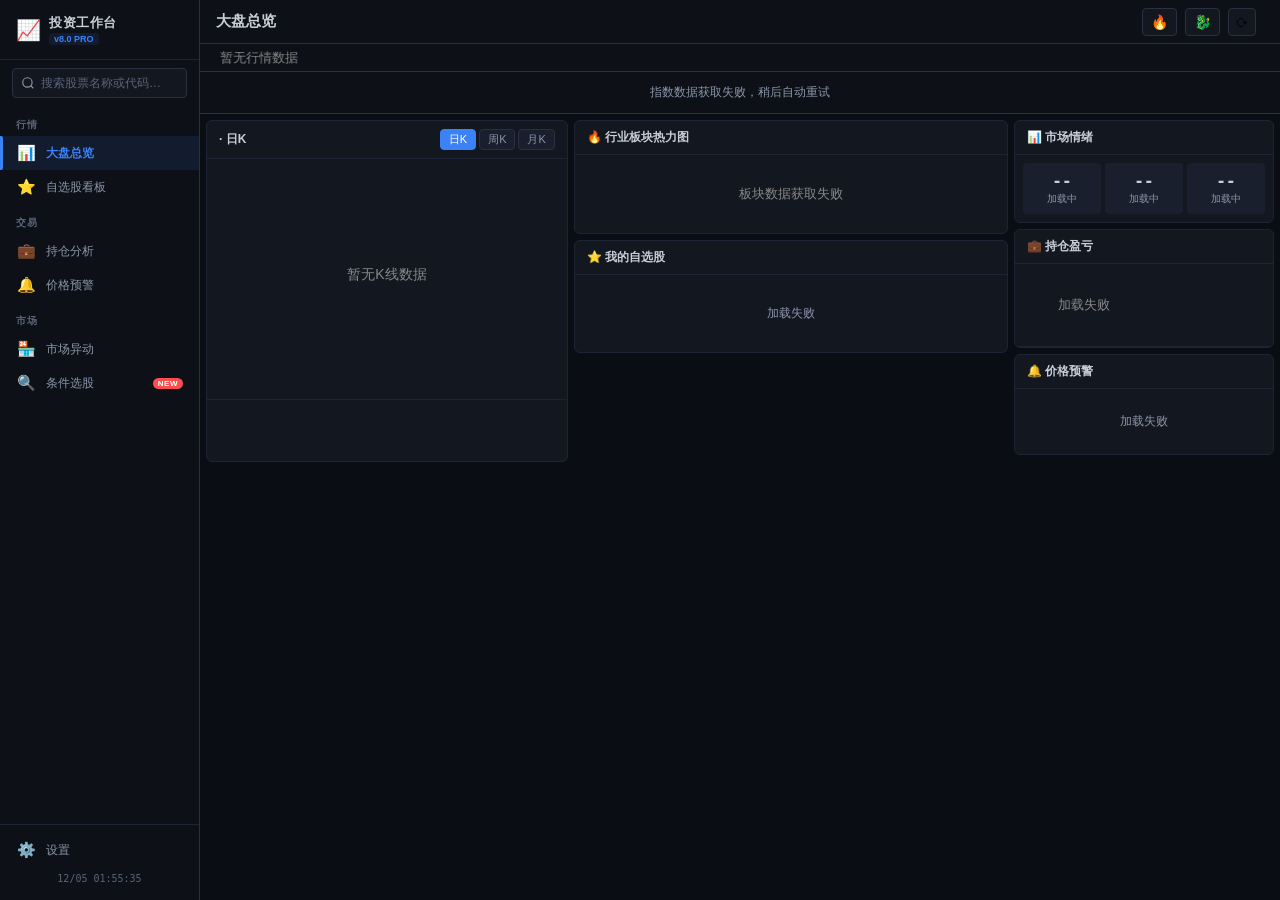
<file: dashboard.html>
<!DOCTYPE html>
<html lang="zh-CN">
<head>
  <meta charset="UTF-8">
  <meta name="viewport" content="width=device-width, initial-scale=1.0">
  <title>投资工作台 PRO — 选股行情助手</title>
  <link rel="stylesheet" href="dashboard.css">
</head>
<body>
  <div class="app-layout">
    <!-- ═══ 左侧导航栏 ═══ -->
    <nav class="sidebar">
      <div class="sidebar-header">
        <span class="logo-icon">📈</span>
        <div class="sidebar-title-group">
          <span class="sidebar-title">投资工作台</span>
          <span class="sidebar-version">v8.0 PRO</span>
        </div>
      </div>

      <div class="sidebar-search">
        <input type="text" id="globalSearch" placeholder="搜索股票名称或代码…" autocomplete="off">
        <div id="searchDropdown" class="search-dropdown"></div>
      </div>

      <div class="sidebar-nav">
        <div class="nav-section">
          <div class="nav-section-label">行情</div>
          <button class="nav-item active" data-view="overview">
            <span class="nav-icon">📊</span>
            <span class="nav-label">大盘总览</span>
          </button>
          <button class="nav-item" data-view="watchlist">
            <span class="nav-icon">⭐</span>
            <span class="nav-label">自选股看板</span>
          </button>
        </div>

        <div class="nav-section">
          <div class="nav-section-label">交易</div>
          <button class="nav-item" data-view="portfolio">
            <span class="nav-icon">💼</span>
            <span class="nav-label">持仓分析</span>
          </button>
          <button class="nav-item" data-view="alerts">
            <span class="nav-icon">🔔</span>
            <span class="nav-label">价格预警</span>
          </button>
        </div>

        <div class="nav-section">
          <div class="nav-section-label">市场</div>
          <button class="nav-item" data-view="market">
            <span class="nav-icon">🏪</span>
            <span class="nav-label">市场异动</span>
          </button>
          <button class="nav-item" data-view="screener">
            <span class="nav-icon">🔍</span>
            <span class="nav-label">条件选股</span>
            <span class="nav-badge new">NEW</span>
          </button>
        </div>
      </div>

      <div class="sidebar-footer">
        <button class="nav-item" id="navSettings">
          <span class="nav-icon">⚙️</span>
          <span class="nav-label">设置</span>
        </button>
        <div class="sidebar-clock" id="sidebarClock"></div>
      </div>
    </nav>

    <!-- ═══ 右侧主区域 ═══ -->
    <div class="main-area">
      <!-- 顶栏 -->
      <header class="topbar">
        <div class="topbar-left">
          <h1 id="pageTitle">大盘总览</h1>
        </div>
        <div class="topbar-right">
          <button id="btnHeatmap" class="topbar-btn" title="板块热力图">🔥</button>
          <button id="btnDragon" class="topbar-btn" title="龙虎榜">🐉</button>
          <button id="refreshAll" class="btn-icon" title="刷新全部">⟳</button>
          <span id="updateTime" class="update-time"></span>
        </div>
      </header>

      <!-- 行情滚动条 -->
      <div id="tickerBar" class="ticker-bar">
        <div id="tickerTrack" class="ticker-track"></div>
      </div>

      <!-- 大盘指数条 -->
      <div id="indexBar" class="index-bar">
        <div class="index-loading">加载指数中…</div>
      </div>

      <!-- 市场情绪条（紧凑涨跌比 + 快捷按钮，详细统计在右列 sentStats） -->
      <div id="sentimentBar" class="sentiment-bar" style="display:none"></div>

      <!-- ═══════════════════════════════════════════════════
           视图区域
           ═══════════════════════════════════════════════════ -->

      <!-- 大盘总览视图 -->
      <main id="viewOverview" class="content-view active">
        <div class="main-grid">
          <!-- 左列：K线图 -->
          <section class="col-chart">
            <div class="card chart-card">
              <div class="card-header">
                <h3 id="klineTitle">日K线</h3>
                <div class="kline-tabs">
                  <button class="kltab active" data-period="101">日K</button>
                  <button class="kltab" data-period="102">周K</button>
                  <button class="kltab" data-period="103">月K</button>
                </div>
              </div>
              <canvas id="klineCanvas"></canvas>
              <canvas id="volCanvas"></canvas>
              <div id="klineInfo" class="kline-info"></div>
            </div>
          </section>

          <!-- 中列：板块热力图 + 自选股 -->
          <section class="col-center">
            <div class="card sector-card">
              <div class="card-header">
                <h3>🔥 行业板块热力图</h3>
                <span class="card-sub" id="sectorTime"></span>
              </div>
              <div id="sectorHeatmap" class="sector-heatmap"></div>
            </div>

            <div class="card watchlist-card">
              <div class="card-header">
                <h3>⭐ 我的自选股</h3>
                <span class="card-sub" id="watchlistCount2"></span>
              </div>
              <div id="watchlistGrid" class="watchlist-grid"></div>
            </div>
          </section>

          <!-- 右列：市场情绪 + 持仓 + 预警 -->
          <section class="col-right">
            <div class="card">
              <div class="card-header"><h3>📊 市场情绪</h3></div>
              <div class="sentiment-stats" id="sentStats">
                <div class="sent-stat-box flat"><div class="sent-stat-num">--</div><div class="sent-stat-label">加载中</div></div>
                <div class="sent-stat-box flat"><div class="sent-stat-num">--</div><div class="sent-stat-label">加载中</div></div>
                <div class="sent-stat-box flat"><div class="sent-stat-num">--</div><div class="sent-stat-label">加载中</div></div>
              </div>
            </div>
            <div class="card">
              <div class="card-header"><h3>💼 持仓盈亏</h3></div>
              <div id="portfolioSummary" class="portfolio-summary"></div>
              <div id="portfolioDetail" class="portfolio-detail"></div>
            </div>
            <div class="card alert-card">
              <div class="card-header"><h3>🔔 价格预警</h3></div>
              <div id="alertList" class="alert-list"></div>
            </div>
          </section>
        </div>
      </main>

      <!-- 自选股看板视图 -->
      <main id="viewWatchlist" class="content-view">
        <div class="single-col">
          <div class="card">
            <div class="card-header">
              <h3>⭐ 自选股看板</h3>
              <span class="card-sub" id="watchlistCountFull"></span>
              <button class="btn-add-stock" id="btnAddWatchlist" title="添加自选股">＋ 添加自选</button>
            </div>
            <div id="watchlistFullGrid" class="watchlist-full-grid"></div>
          </div>
        </div>
      </main>

      <!-- 持仓分析视图 -->
      <main id="viewPortfolio" class="content-view">
        <div class="single-col">
          <div class="card">
            <div class="card-header">
              <h3>💼 持仓总览</h3>
              <button class="btn-add-stock" id="btnAddPosition" title="添加持仓">＋ 添加持仓</button>
            </div>
            <div class="portfolio-dashboard">
              <div class="pd-summary" id="pdSummary"></div>
              <div class="pd-pie-wrap">
                <canvas id="pieCanvas" width="240" height="240"></canvas>
                <div class="pd-pie-legend" id="pieLegend"></div>
              </div>
            </div>
          </div>
          <div class="card">
            <div class="card-header"><h3>📊 个股盈亏贡献度</h3></div>
            <div id="contributionBars" class="contribution-bars"></div>
          </div>
          <div class="card">
            <div class="card-header"><h3>📋 持仓明细</h3></div>
            <table class="portfolio-table" id="portfolioTable">
              <thead>
                <tr>
                  <th>名称/代码</th><th>数量</th><th>成本价</th><th>现价</th>
                  <th>市值</th><th>成本</th><th>盈亏</th><th>盈亏%</th>
                </tr>
              </thead>
              <tbody id="portfolioTableBody"></tbody>
            </table>
          </div>
        </div>
      </main>

      <!-- 价格预警视图 -->
      <main id="viewAlerts" class="content-view">
        <div class="single-col">
          <div class="card">
            <div class="card-header"><h3>🔔 价格预警管理</h3></div>
            <div id="alertListFull" class="alert-list-full"></div>
          </div>
        </div>
      </main>

      <!-- 市场异动视图 -->
      <main id="viewMarket" class="content-view">
        <div class="single-col">
          <div class="card">
            <div class="card-header">
              <h3>🐉 龙虎榜（今日）</h3>
              <span class="card-sub" id="dragonTime"></span>
            </div>
            <div id="dragonList" class="dragon-list"></div>
          </div>
          <div class="card">
            <div class="card-header">
              <h3>📈 涨停板 / 📉 跌停板</h3>
              <div class="inline-tabs">
                <button class="iltab active" data-board="up">涨停</button>
                <button class="iltab" data-board="down">跌停</button>
              </div>
            </div>
            <div id="limitBoardList" class="limit-board-list"></div>
          </div>
          <div class="card">
            <div class="card-header">
              <h3>🔥 热门排行</h3>
              <div class="inline-tabs">
                <button class="iltab2 active" data-rank="amount">成交额</button>
                <button class="iltab2" data-rank="gainer">涨幅榜</button>
                <button class="iltab2" data-rank="loser">跌幅榜</button>
                <button class="iltab2" data-rank="turnover">换手率</button>
              </div>
            </div>
            <div id="hotRankList" class="hot-rank-list"></div>
          </div>
        </div>
      </main>

      <!-- 条件选股视图 -->
      <main id="viewScreener" class="content-view">
        <div class="single-col">
          <div class="card">
            <div class="card-header"><h3>🔍 条件选股器</h3></div>
            <div class="screener-panel">
              <div class="screener-filters">
                <div class="filter-group">
                  <label>涨跌幅范围</label>
                  <div class="filter-range">
                    <select id="screenChgOp">
                      <option value="gte">≥</option>
                      <option value="lte">≤</option>
                      <option value="between">区间</option>
                    </select>
                    <input type="number" id="screenChgVal1" placeholder="数值" step="0.1" style="width:70px">
                    <input type="number" id="screenChgVal2" placeholder="上限" step="0.1" style="width:70px;display:none">
                    <span class="filter-unit">%</span>
                  </div>
                </div>
                <div class="filter-group">
                  <label>市盈率(PE)</label>
                  <div class="filter-range">
                    <select id="screenPeOp">
                      <option value="gte">≥</option>
                      <option value="lte">≤</option>
                      <option value="between">区间</option>
                    </select>
                    <input type="number" id="screenPeVal1" placeholder="数值" step="0.1" style="width:70px">
                    <input type="number" id="screenPeVal2" placeholder="上限" step="0.1" style="width:70px;display:none">
                  </div>
                </div>
                <div class="filter-group">
                  <label>市净率(PB)</label>
                  <div class="filter-range">
                    <select id="screenPbOp">
                      <option value="gte">≥</option>
                      <option value="lte">≤</option>
                      <option value="between">区间</option>
                    </select>
                    <input type="number" id="screenPbVal1" placeholder="数值" step="0.1" style="width:70px">
                    <input type="number" id="screenPbVal2" placeholder="上限" step="0.1" style="width:70px;display:none">
                  </div>
                </div>
                <div class="filter-group">
                  <label>成交额 ≥</label>
                  <div class="filter-range">
                    <select id="screenAmtUnit">
                      <option value="1e8">1亿</option>
                      <option value="5e8">5亿</option>
                      <option value="1e9">10亿</option>
                      <option value="5e9">50亿</option>
                      <option value="1e10">100亿</option>
                    </select>
                  </div>
                </div>
                <div class="filter-group">
                  <label>换手率</label>
                  <div class="filter-range">
                    <select id="screenTurnOp">
                      <option value="gte">≥</option>
                      <option value="lte">≤</option>
                    </select>
                    <input type="number" id="screenTurnVal" placeholder="数值" step="0.1" style="width:70px">
                    <span class="filter-unit">%</span>
                  </div>
                </div>
                <div class="filter-group">
                  <label>排序方式</label>
                  <select id="screenSort" style="width:120px">
                    <option value="f3">按涨跌幅</option>
                    <option value="f6">按成交额</option>
                    <option value="f8">按换手率</option>
                    <option value="f12">按代码</option>
                  </select>
                </div>
                <div class="filter-actions">
                  <button class="btn-screener-run" id="btnScreenRun">🔍 开始筛选</button>
                  <button class="btn-screener-reset" id="btnScreenReset">重置</button>
                </div>
              </div>
              <div class="screener-stats" id="screenStats"></div>
            </div>
            <div id="screenResults" class="screener-results">
              <div class="empty-state">
                <div class="empty-state-icon">🔍</div>
                <div>设置筛选条件后点击「开始筛选」</div>
              </div>
            </div>
          </div>
        </div>
      </main>
    </div>
  </div>

  <!-- 股票详情侧栏 -->
  <div id="detailPanel" class="detail-panel" style="display:none">
    <div class="detail-header">
      <div>
        <span id="detailName" class="detail-name"></span>
        <span id="detailCode" class="detail-code"></span>
      </div>
      <div class="detail-header-actions">
        <button id="detailBtnWatch" class="detail-action-btn" title="加入自选">⭐ 自选</button>
        <button id="detailBtnPosition" class="detail-action-btn" title="加入持仓">💼 持仓</button>
        <button id="detailBtnAlert" class="detail-action-btn" title="设置预警">🔔 预警</button>
        <button id="detailClose" class="btn-icon">✕</button>
      </div>
    </div>
    <div id="detailPrice" class="detail-price"></div>
    <div id="detailChange" class="detail-change"></div>
    <div class="detail-stats">
      <div class="stat-item"><span class="stat-label">今开</span><span id="detailOpen" class="stat-val"></span></div>
      <div class="stat-item"><span class="stat-label">最高</span><span id="detailHigh" class="stat-val up"></span></div>
      <div class="stat-item"><span class="stat-label">最低</span><span id="detailLow" class="stat-val down"></span></div>
      <div class="stat-item"><span class="stat-label">昨收</span><span id="detailPreClose" class="stat-val"></span></div>
      <div class="stat-item"><span class="stat-label">成交量</span><span id="detailVolume" class="stat-val"></span></div>
      <div class="stat-item"><span class="stat-label">成交额</span><span id="detailAmount" class="stat-val"></span></div>
      <div class="stat-item"><span class="stat-label">振幅</span><span id="detailAmplitude" class="stat-val"></span></div>
      <div class="stat-item"><span class="stat-label">涨跌</span><span id="detailChg" class="stat-val"></span></div>
    </div>
    <div class="detail-section">
      <h4>📊 核心财务指标</h4>
      <div id="detailFinance" class="finance-grid"></div>
    </div>
    <div class="detail-section">
      <h4>📈 分时走势</h4>
      <canvas id="trendCanvas"></canvas>
    </div>
    <div class="detail-section">
      <h4>💰 资金流向</h4>
      <div id="detailFundFlow" class="fund-flow"></div>
    </div>
    <div class="detail-section">
      <h4>📰 相关新闻</h4>
      <div id="detailNews" class="news-list"></div>
    </div>
    <div class="detail-section">
      <h4>📋 相关个股</h4>
      <div id="detailRelated" class="related-stocks"></div>
    </div>
    <div class="detail-section">
      <h4>📢 最新公告</h4>
      <div id="detailAnnouncements" class="announcements"></div>
    </div>
  </div>

  <!-- Toast 提示容器 -->
  <div id="toastContainer" class="toast-container"></div>

  <!-- 添加持仓 Modal -->
  <div id="positionModal" class="modal-overlay" style="display:none">
    <div class="modal-box">
      <div class="modal-header">
        <h3>💼 添加持仓</h3>
        <button class="btn-icon modal-close" data-modal="positionModal">✕</button>
      </div>
      <div class="modal-body">
        <div class="modal-stock-info" id="positionStockInfo"></div>
        <div class="modal-form">
          <div class="form-row">
            <label>买入价（成本价）</label>
            <input type="number" id="posCostPrice" placeholder="如 10.50" step="0.001" class="form-input">
          </div>
          <div class="form-row">
            <label>持仓数量（股）</label>
            <input type="number" id="posQuantity" placeholder="如 1000" step="100" class="form-input">
          </div>
        </div>
        <div class="modal-footer">
          <button class="btn-modal-cancel modal-close" data-modal="positionModal">取消</button>
          <button class="btn-modal-confirm" id="posConfirm">确认添加</button>
        </div>
      </div>
    </div>
  </div>

  <!-- 设置预警 Modal -->
  <div id="alertModal" class="modal-overlay" style="display:none">
    <div class="modal-box">
      <div class="modal-header">
        <h3>🔔 设置价格预警</h3>
        <button class="btn-icon modal-close" data-modal="alertModal">✕</button>
      </div>
      <div class="modal-body">
        <div class="modal-stock-info" id="alertStockInfo"></div>
        <div class="modal-form">
          <div class="form-row">
            <label>预警类型</label>
            <select id="alertType" class="form-input">
              <option value="above">涨到某价格</option>
              <option value="below">跌到某价格</option>
              <option value="pct">涨跌幅达某值</option>
            </select>
          </div>
          <div class="form-row">
            <label id="alertTargetLabel">目标值</label>
            <input type="number" id="alertTarget" placeholder="如 15.00" step="0.01" class="form-input">
          </div>
        </div>
        <div class="modal-footer">
          <button class="btn-modal-cancel modal-close" data-modal="alertModal">取消</button>
          <button class="btn-modal-confirm" id="alertConfirm">确认设置</button>
        </div>
      </div>
    </div>
  </div>

  <!-- 股票选择器 Modal（用于自选股/持仓页面添加）-->
  <div id="stockPickerModal" class="modal-overlay" style="display:none">
    <div class="modal-box">
      <div class="modal-header">
        <h3 id="stockPickerTitle">🔍 搜索添加股票</h3>
        <button class="btn-icon modal-close" data-modal="stockPickerModal">✕</button>
      </div>
      <div class="modal-body">
        <div class="picker-search-wrap">
          <input type="text" id="pickerSearchInput" class="picker-search-input" placeholder="输入股票名称或代码…" autocomplete="off">
        </div>
        <div id="pickerResults" class="picker-results">
          <div class="picker-empty">请输入关键词搜索股票</div>
        </div>
      </div>
    </div>
  </div>

  <script src="dashboard.js"></script>
</body>
</html>
</file>
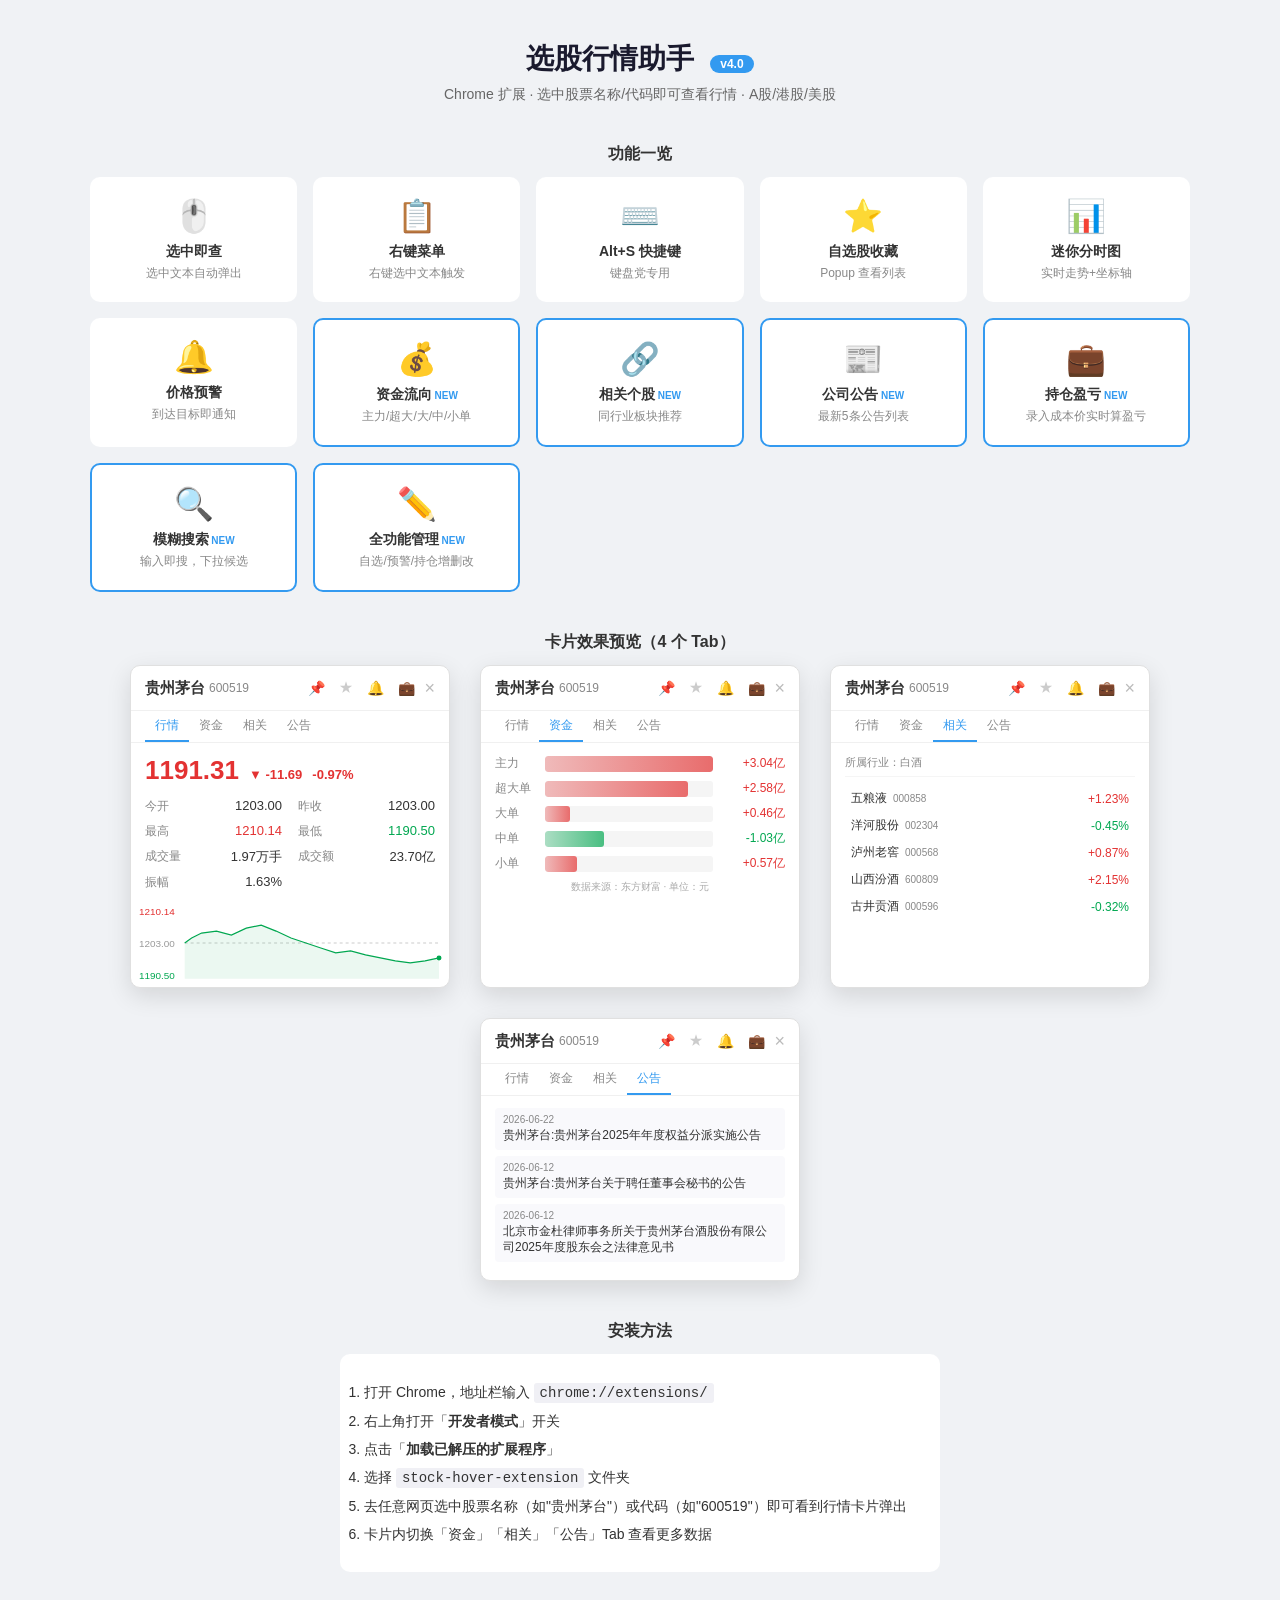
<file: demo.html>
<!DOCTYPE html>
<html lang="zh-CN">
<head>
<meta charset="UTF-8">
<meta name="viewport" content="width=device-width, initial-scale=1.0">
<title>选股行情助手 v4.0 — 功能演示</title>
<style>
  * { margin: 0; padding: 0; box-sizing: border-box; }
  body {
    font-family: -apple-system, BlinkMacSystemFont, "PingFang SC", sans-serif;
    background: #f0f2f5;
    color: #333;
    padding: 40px 20px;
  }
  .container {
    max-width: 1100px;
    margin: 0 auto;
  }
  .header {
    text-align: center;
    margin-bottom: 40px;
  }
  .header h1 {
    font-size: 28px;
    color: #1a1a2e;
    margin-bottom: 8px;
  }
  .header p {
    color: #666;
    font-size: 14px;
  }
  .badge {
    display: inline-block;
    background: #339af0;
    color: #fff;
    padding: 2px 10px;
    border-radius: 12px;
    font-size: 12px;
    margin-left: 8px;
  }
  .cards-row {
    display: flex;
    gap: 30px;
    flex-wrap: wrap;
    justify-content: center;
    margin-bottom: 40px;
  }

  /* ── 模拟卡片样式 ──────────────────────────────── */
  .demo-card {
    width: 320px;
    background: #fff;
    border-radius: 10px;
    border: 1px solid #e0e0e0;
    box-shadow: 0 8px 24px rgba(0,0,0,0.12);
    font-size: 13px;
    overflow: hidden;
  }
  .demo-card .dc-header {
    display: flex;
    align-items: center;
    gap: 4px;
    padding: 10px 14px;
    border-bottom: 1px solid #f0f0f0;
  }
  .demo-card .dc-name {
    font-size: 15px;
    font-weight: 600;
  }
  .demo-card .dc-code {
    font-size: 12px;
    color: #888;
    margin-right: auto;
  }
  .demo-card .dc-icon {
    font-size: 14px;
    color: #ccc;
    padding: 3px 5px;
  }
  .demo-card .dc-close {
    font-size: 18px;
    color: #bbb;
  }

  .demo-card .dc-tabs {
    display: flex;
    border-bottom: 1px solid #f0f0f0;
    padding: 0 14px;
  }
  .demo-card .dc-tab {
    padding: 6px 10px;
    font-size: 12px;
    color: #888;
    border-bottom: 2px solid transparent;
    cursor: pointer;
  }
  .demo-card .dc-tab.active {
    color: #339af0;
    border-bottom-color: #339af0;
    font-weight: 500;
  }

  .demo-card .dc-body {
    padding: 12px 14px;
  }
  .demo-card .dc-price-row {
    display: flex;
    align-items: baseline;
    gap: 10px;
    margin-bottom: 12px;
  }
  .demo-card .dc-price {
    font-size: 26px;
    font-weight: 700;
  }
  .demo-card .dc-change {
    font-size: 13px;
    font-weight: 600;
  }
  .demo-card .up { color: #e33232; }
  .demo-card .down { color: #00a750; }

  .demo-card .dc-grid {
    display: grid;
    grid-template-columns: 1fr 1fr;
    gap: 8px 16px;
  }
  .demo-card .dc-item {
    display: flex;
    justify-content: space-between;
  }
  .demo-card .dc-label {
    color: #888;
    font-size: 12px;
  }
  .demo-card .dc-val {
    font-weight: 500;
    font-size: 13px;
  }

  /* ── 资金流向 ──────────────────────────────────── */
  .demo-card .dc-flow-list {
    display: flex;
    flex-direction: column;
    gap: 8px;
  }
  .demo-card .dc-flow-item {
    display: flex;
    align-items: center;
    gap: 8px;
  }
  .demo-card .dc-flow-label {
    width: 42px;
    font-size: 12px;
    color: #888;
  }
  .demo-card .dc-flow-bar-wrap {
    flex: 1;
    height: 16px;
    background: #f5f5f5;
    border-radius: 3px;
    overflow: hidden;
  }
  .demo-card .dc-flow-bar {
    height: 100%;
    border-radius: 3px;
  }
  .demo-card .bar-up {
    background: linear-gradient(90deg, rgba(227,50,50,0.3), rgba(227,50,50,0.7));
  }
  .demo-card .bar-down {
    background: linear-gradient(90deg, rgba(0,167,80,0.3), rgba(0,167,80,0.7));
  }
  .demo-card .dc-flow-val {
    width: 64px;
    text-align: right;
    font-size: 12px;
    font-weight: 500;
  }

  /* ── 相关个股 ──────────────────────────────────── */
  .demo-card .dc-related-header {
    font-size: 11px;
    color: #888;
    margin-bottom: 8px;
    padding-bottom: 6px;
    border-bottom: 1px solid #f5f5f5;
  }
  .demo-card .dc-related-item {
    display: flex;
    align-items: center;
    padding: 5px 6px;
    border-radius: 4px;
    cursor: pointer;
  }
  .demo-card .dc-related-item:hover {
    background: #f0f0f5;
  }
  .demo-card .dc-related-name {
    font-size: 12px;
    font-weight: 500;
  }
  .demo-card .dc-related-code {
    font-size: 10px;
    color: #888;
    margin-left: 6px;
    flex: 1;
  }
  .demo-card .dc-related-pct {
    font-size: 12px;
    font-weight: 500;
  }

  /* ── 公告 ──────────────────────────────────────── */
  .demo-card .dc-news-item {
    display: flex;
    flex-direction: column;
    gap: 2px;
    padding: 6px 8px;
    border-radius: 4px;
    background: #f9f9fc;
    margin-bottom: 6px;
    text-decoration: none;
  }
  .demo-card .dc-news-item:hover {
    background: #f0f0f5;
  }
  .demo-card .dc-news-date {
    font-size: 10px;
    color: #888;
  }
  .demo-card .dc-news-title {
    font-size: 12px;
    color: #333;
    line-height: 1.4;
  }

  /* ── 分时图 ────────────────────────────────────── */
  .demo-card .dc-chart-wrap {
    padding: 0 6px 4px;
  }
  .demo-card .dc-chart {
    width: 100%;
    height: 80px;
    display: block;
  }

  .demo-card .dc-alert-panel {
    padding: 8px 14px 12px;
    border-top: 1px solid #f0f0f0;
  }
  .demo-card .dc-alert-row {
    display: flex;
    align-items: center;
    gap: 6px;
  }
  .demo-card select, .demo-card input {
    font-size: 12px;
    padding: 3px 6px;
    border: 1px solid #e0e0e0;
    border-radius: 4px;
  }
  .demo-card .dc-alert-set {
    margin-left: auto;
    font-size: 12px;
    padding: 3px 12px;
    border: none;
    border-radius: 4px;
    background: #339af0;
    color: #fff;
    cursor: pointer;
  }

  .section-title {
    font-size: 16px;
    font-weight: 600;
    color: #333;
    margin-bottom: 12px;
    text-align: center;
  }
  .feature-grid {
    display: grid;
    grid-template-columns: repeat(auto-fit, minmax(200px, 1fr));
    gap: 16px;
    margin-bottom: 40px;
  }
  .feature-card {
    background: #fff;
    padding: 20px;
    border-radius: 10px;
    text-align: center;
  }
  .feature-card .icon {
    font-size: 32px;
    margin-bottom: 8px;
  }
  .feature-card .title {
    font-size: 14px;
    font-weight: 600;
    margin-bottom: 4px;
  }
  .feature-card .desc {
    font-size: 12px;
    color: #888;
  }
  .feature-card.new {
    border: 2px solid #339af0;
  }
  .feature-card.new .title::after {
    content: " NEW";
    color: #339af0;
    font-size: 10px;
  }
</style>
</head>
<body>
<div class="container">
  <div class="header">
    <h1>选股行情助手 <span class="badge">v4.0</span></h1>
    <p>Chrome 扩展 · 选中股票名称/代码即可查看行情 · A股/港股/美股</p>
  </div>

  <div class="section-title">功能一览</div>
  <div class="feature-grid">
    <div class="feature-card"><div class="icon">🖱️</div><div class="title">选中即查</div><div class="desc">选中文本自动弹出</div></div>
    <div class="feature-card"><div class="icon">📋</div><div class="title">右键菜单</div><div class="desc">右键选中文本触发</div></div>
    <div class="feature-card"><div class="icon">⌨️</div><div class="title">Alt+S 快捷键</div><div class="desc">键盘党专用</div></div>
    <div class="feature-card"><div class="icon">⭐</div><div class="title">自选股收藏</div><div class="desc">Popup 查看列表</div></div>
    <div class="feature-card"><div class="icon">📊</div><div class="title">迷你分时图</div><div class="desc">实时走势+坐标轴</div></div>
    <div class="feature-card"><div class="icon">🔔</div><div class="title">价格预警</div><div class="desc">到达目标即通知</div></div>
    <div class="feature-card new"><div class="icon">💰</div><div class="title">资金流向</div><div class="desc">主力/超大/大/中/小单</div></div>
    <div class="feature-card new"><div class="icon">🔗</div><div class="title">相关个股</div><div class="desc">同行业板块推荐</div></div>
    <div class="feature-card new"><div class="icon">📰</div><div class="title">公司公告</div><div class="desc">最新5条公告列表</div></div>
    <div class="feature-card new"><div class="icon">💼</div><div class="title">持仓盈亏</div><div class="desc">录入成本价实时算盈亏</div></div>
    <div class="feature-card new"><div class="icon">🔍</div><div class="title">模糊搜索</div><div class="desc">输入即搜，下拉候选</div></div>
    <div class="feature-card new"><div class="icon">✏️</div><div class="title">全功能管理</div><div class="desc">自选/预警/持仓增删改</div></div>
  </div>

  <div class="section-title">卡片效果预览（4 个 Tab）</div>
  <div class="cards-row">
    <!-- Tab 1: 行情 -->
    <div class="demo-card">
      <div class="dc-header">
        <span class="dc-name">贵州茅台</span>
        <span class="dc-code">600519</span>
        <span class="dc-icon">📌</span>
        <span class="dc-icon">★</span>
        <span class="dc-icon">🔔</span>
        <span class="dc-icon">💼</span>
        <span class="dc-close">×</span>
      </div>
      <div class="dc-tabs">
        <span class="dc-tab active">行情</span>
        <span class="dc-tab">资金</span>
        <span class="dc-tab">相关</span>
        <span class="dc-tab">公告</span>
      </div>
      <div class="dc-body">
        <div class="dc-price-row">
          <span class="dc-price up">1191.31</span>
          <span class="dc-change up">▼ -11.69</span>
          <span class="dc-change up">-0.97%</span>
        </div>
        <div class="dc-grid">
          <div class="dc-item"><span class="dc-label">今开</span><span class="dc-val">1203.00</span></div>
          <div class="dc-item"><span class="dc-label">昨收</span><span class="dc-val">1203.00</span></div>
          <div class="dc-item"><span class="dc-label">最高</span><span class="dc-val up">1210.14</span></div>
          <div class="dc-item"><span class="dc-label">最低</span><span class="dc-val down">1190.50</span></div>
          <div class="dc-item"><span class="dc-label">成交量</span><span class="dc-val">1.97万手</span></div>
          <div class="dc-item"><span class="dc-label">成交额</span><span class="dc-val">23.70亿</span></div>
          <div class="dc-item"><span class="dc-label">振幅</span><span class="dc-val">1.63%</span></div>
        </div>
      </div>
      <div class="dc-chart-wrap">
        <svg class="dc-chart" viewBox="0 0 308 80" xmlns="http://www.w3.org/2000/svg">
          <text x="2" y="12" font-size="10" fill="#e33232" text-anchor="start">1210.14</text>
          <text x="2" y="76" font-size="10" fill="#00a750" text-anchor="start">1190.50</text>
          <text x="2" y="44" font-size="10" fill="#999" text-anchor="start">1203.00</text>
          <line x1="48" y1="40" x2="304" y2="40" stroke="#999" stroke-width="0.5" stroke-dasharray="3,3"/>
          <path d="M48,40 L55,35 L65,30 L80,28 L95,32 L110,25 L125,22 L140,28 L155,35 L170,40 L185,45 L200,50 L215,48 L230,52 L245,55 L260,58 L275,60 L290,58 L304,55 L304,76 L48,76 Z" fill="rgba(0,167,80,0.08)"/>
          <path d="M48,40 L55,35 L65,30 L80,28 L95,32 L110,25 L125,22 L140,28 L155,35 L170,40 L185,45 L200,50 L215,48 L230,52 L245,55 L260,58 L275,60 L290,58 L304,55" stroke="#00a750" stroke-width="1.2" fill="none"/>
          <circle cx="304" cy="55" r="2.5" fill="#00a750"/>
        </svg>
      </div>
    </div>

    <!-- Tab 2: 资金流向 -->
    <div class="demo-card">
      <div class="dc-header">
        <span class="dc-name">贵州茅台</span>
        <span class="dc-code">600519</span>
        <span class="dc-icon">📌</span>
        <span class="dc-icon">★</span>
        <span class="dc-icon">🔔</span>
        <span class="dc-icon">💼</span>
        <span class="dc-close">×</span>
      </div>
      <div class="dc-tabs">
        <span class="dc-tab">行情</span>
        <span class="dc-tab active">资金</span>
        <span class="dc-tab">相关</span>
        <span class="dc-tab">公告</span>
      </div>
      <div class="dc-body">
        <div class="dc-flow-list">
          <div class="dc-flow-item">
            <span class="dc-flow-label">主力</span>
            <div class="dc-flow-bar-wrap"><div class="dc-flow-bar bar-up" style="width:100%"></div></div>
            <span class="dc-flow-val up">+3.04亿</span>
          </div>
          <div class="dc-flow-item">
            <span class="dc-flow-label">超大单</span>
            <div class="dc-flow-bar-wrap"><div class="dc-flow-bar bar-up" style="width:85%"></div></div>
            <span class="dc-flow-val up">+2.58亿</span>
          </div>
          <div class="dc-flow-item">
            <span class="dc-flow-label">大单</span>
            <div class="dc-flow-bar-wrap"><div class="dc-flow-bar bar-up" style="width:15%"></div></div>
            <span class="dc-flow-val up">+0.46亿</span>
          </div>
          <div class="dc-flow-item">
            <span class="dc-flow-label">中单</span>
            <div class="dc-flow-bar-wrap"><div class="dc-flow-bar bar-down" style="width:35%"></div></div>
            <span class="dc-flow-val down">-1.03亿</span>
          </div>
          <div class="dc-flow-item">
            <span class="dc-flow-label">小单</span>
            <div class="dc-flow-bar-wrap"><div class="dc-flow-bar bar-up" style="width:19%"></div></div>
            <span class="dc-flow-val up">+0.57亿</span>
          </div>
        </div>
        <div style="margin-top:8px;font-size:10px;color:#888;text-align:center;opacity:0.7;">
          数据来源：东方财富 · 单位：元
        </div>
      </div>
    </div>

    <!-- Tab 3: 相关个股 -->
    <div class="demo-card">
      <div class="dc-header">
        <span class="dc-name">贵州茅台</span>
        <span class="dc-code">600519</span>
        <span class="dc-icon">📌</span>
        <span class="dc-icon">★</span>
        <span class="dc-icon">🔔</span>
        <span class="dc-icon">💼</span>
        <span class="dc-close">×</span>
      </div>
      <div class="dc-tabs">
        <span class="dc-tab">行情</span>
        <span class="dc-tab">资金</span>
        <span class="dc-tab active">相关</span>
        <span class="dc-tab">公告</span>
      </div>
      <div class="dc-body">
        <div class="dc-related-header">所属行业：白酒</div>
        <div class="dc-related-item">
          <span class="dc-related-name">五粮液</span>
          <span class="dc-related-code">000858</span>
          <span class="dc-related-pct up">+1.23%</span>
        </div>
        <div class="dc-related-item">
          <span class="dc-related-name">洋河股份</span>
          <span class="dc-related-code">002304</span>
          <span class="dc-related-pct down">-0.45%</span>
        </div>
        <div class="dc-related-item">
          <span class="dc-related-name">泸州老窖</span>
          <span class="dc-related-code">000568</span>
          <span class="dc-related-pct up">+0.87%</span>
        </div>
        <div class="dc-related-item">
          <span class="dc-related-name">山西汾酒</span>
          <span class="dc-related-code">600809</span>
          <span class="dc-related-pct up">+2.15%</span>
        </div>
        <div class="dc-related-item">
          <span class="dc-related-name">古井贡酒</span>
          <span class="dc-related-code">000596</span>
          <span class="dc-related-pct down">-0.32%</span>
        </div>
      </div>
    </div>

    <!-- Tab 4: 公告 -->
    <div class="demo-card">
      <div class="dc-header">
        <span class="dc-name">贵州茅台</span>
        <span class="dc-code">600519</span>
        <span class="dc-icon">📌</span>
        <span class="dc-icon">★</span>
        <span class="dc-icon">🔔</span>
        <span class="dc-icon">💼</span>
        <span class="dc-close">×</span>
      </div>
      <div class="dc-tabs">
        <span class="dc-tab">行情</span>
        <span class="dc-tab">资金</span>
        <span class="dc-tab">相关</span>
        <span class="dc-tab active">公告</span>
      </div>
      <div class="dc-body">
        <a class="dc-news-item" href="#" onclick="return false">
          <span class="dc-news-date">2026-06-22</span>
          <span class="dc-news-title">贵州茅台:贵州茅台2025年年度权益分派实施公告</span>
        </a>
        <a class="dc-news-item" href="#" onclick="return false">
          <span class="dc-news-date">2026-06-12</span>
          <span class="dc-news-title">贵州茅台:贵州茅台关于聘任董事会秘书的公告</span>
        </a>
        <a class="dc-news-item" href="#" onclick="return false">
          <span class="dc-news-date">2026-06-12</span>
          <span class="dc-news-title">北京市金杜律师事务所关于贵州茅台酒股份有限公司2025年度股东会之法律意见书</span>
        </a>
      </div>
    </div>
  </div>

  <div class="section-title">安装方法</div>
  <div style="background:#fff;padding:24px;border-radius:10px;max-width:600px;margin:0 auto;font-size:14px;line-height:2;">
    <ol>
      <li>打开 Chrome，地址栏输入 <code style="background:#f0f0f5;padding:2px 6px;border-radius:3px;">chrome://extensions/</code></li>
      <li>右上角打开「<b>开发者模式</b>」开关</li>
      <li>点击「<b>加载已解压的扩展程序</b>」</li>
      <li>选择 <code style="background:#f0f0f5;padding:2px 6px;border-radius:3px;">stock-hover-extension</code> 文件夹</li>
      <li>去任意网页选中股票名称（如"贵州茅台"）或代码（如"600519"）即可看到行情卡片弹出</li>
      <li>卡片内切换「资金」「相关」「公告」Tab 查看更多数据</li>
    </ol>
  </div>
</div>
</body>
</html>
</file>
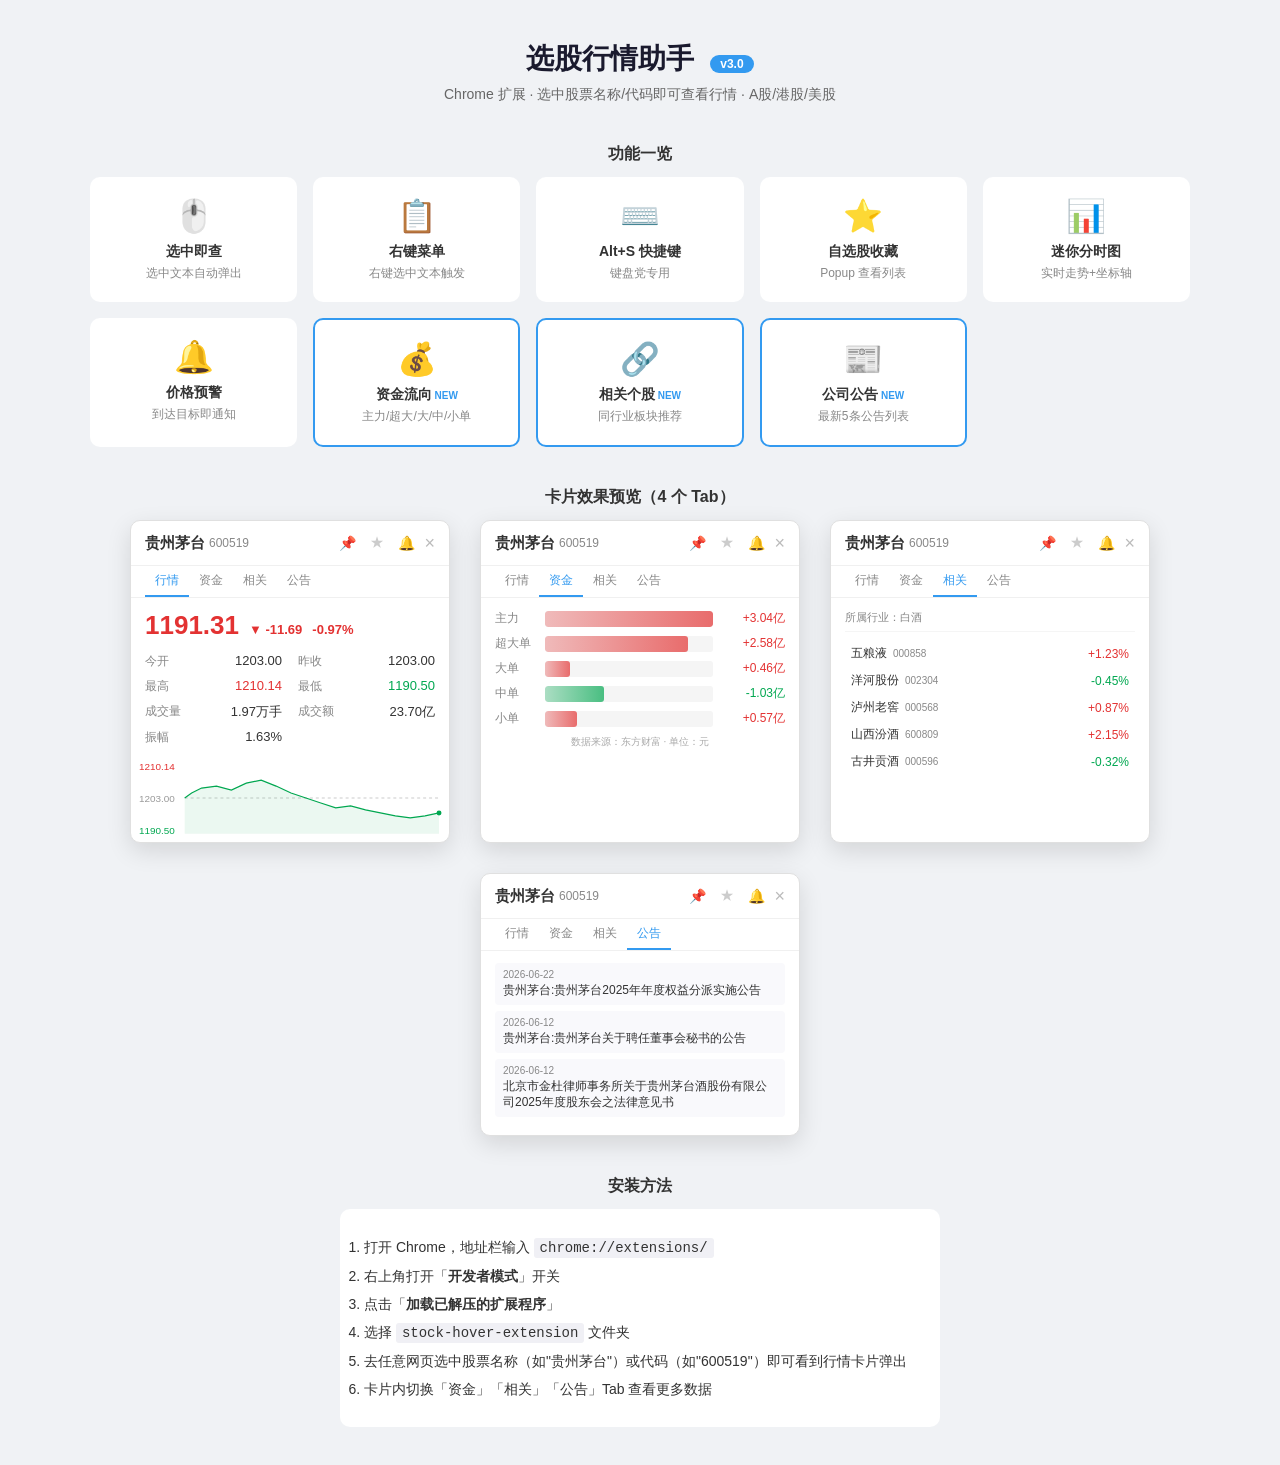
<file: demo_副本.html>
<!DOCTYPE html>
<html lang="zh-CN">
<head>
<meta charset="UTF-8">
<meta name="viewport" content="width=device-width, initial-scale=1.0">
<title>选股行情助手 v3.0 — 功能演示</title>
<style>
  * { margin: 0; padding: 0; box-sizing: border-box; }
  body {
    font-family: -apple-system, BlinkMacSystemFont, "PingFang SC", sans-serif;
    background: #f0f2f5;
    color: #333;
    padding: 40px 20px;
  }
  .container {
    max-width: 1100px;
    margin: 0 auto;
  }
  .header {
    text-align: center;
    margin-bottom: 40px;
  }
  .header h1 {
    font-size: 28px;
    color: #1a1a2e;
    margin-bottom: 8px;
  }
  .header p {
    color: #666;
    font-size: 14px;
  }
  .badge {
    display: inline-block;
    background: #339af0;
    color: #fff;
    padding: 2px 10px;
    border-radius: 12px;
    font-size: 12px;
    margin-left: 8px;
  }
  .cards-row {
    display: flex;
    gap: 30px;
    flex-wrap: wrap;
    justify-content: center;
    margin-bottom: 40px;
  }

  /* ── 模拟卡片样式 ──────────────────────────────── */
  .demo-card {
    width: 320px;
    background: #fff;
    border-radius: 10px;
    border: 1px solid #e0e0e0;
    box-shadow: 0 8px 24px rgba(0,0,0,0.12);
    font-size: 13px;
    overflow: hidden;
  }
  .demo-card .dc-header {
    display: flex;
    align-items: center;
    gap: 4px;
    padding: 10px 14px;
    border-bottom: 1px solid #f0f0f0;
  }
  .demo-card .dc-name {
    font-size: 15px;
    font-weight: 600;
  }
  .demo-card .dc-code {
    font-size: 12px;
    color: #888;
    margin-right: auto;
  }
  .demo-card .dc-icon {
    font-size: 14px;
    color: #ccc;
    padding: 3px 5px;
  }
  .demo-card .dc-close {
    font-size: 18px;
    color: #bbb;
  }

  .demo-card .dc-tabs {
    display: flex;
    border-bottom: 1px solid #f0f0f0;
    padding: 0 14px;
  }
  .demo-card .dc-tab {
    padding: 6px 10px;
    font-size: 12px;
    color: #888;
    border-bottom: 2px solid transparent;
    cursor: pointer;
  }
  .demo-card .dc-tab.active {
    color: #339af0;
    border-bottom-color: #339af0;
    font-weight: 500;
  }

  .demo-card .dc-body {
    padding: 12px 14px;
  }
  .demo-card .dc-price-row {
    display: flex;
    align-items: baseline;
    gap: 10px;
    margin-bottom: 12px;
  }
  .demo-card .dc-price {
    font-size: 26px;
    font-weight: 700;
  }
  .demo-card .dc-change {
    font-size: 13px;
    font-weight: 600;
  }
  .demo-card .up { color: #e33232; }
  .demo-card .down { color: #00a750; }

  .demo-card .dc-grid {
    display: grid;
    grid-template-columns: 1fr 1fr;
    gap: 8px 16px;
  }
  .demo-card .dc-item {
    display: flex;
    justify-content: space-between;
  }
  .demo-card .dc-label {
    color: #888;
    font-size: 12px;
  }
  .demo-card .dc-val {
    font-weight: 500;
    font-size: 13px;
  }

  /* ── 资金流向 ──────────────────────────────────── */
  .demo-card .dc-flow-list {
    display: flex;
    flex-direction: column;
    gap: 8px;
  }
  .demo-card .dc-flow-item {
    display: flex;
    align-items: center;
    gap: 8px;
  }
  .demo-card .dc-flow-label {
    width: 42px;
    font-size: 12px;
    color: #888;
  }
  .demo-card .dc-flow-bar-wrap {
    flex: 1;
    height: 16px;
    background: #f5f5f5;
    border-radius: 3px;
    overflow: hidden;
  }
  .demo-card .dc-flow-bar {
    height: 100%;
    border-radius: 3px;
  }
  .demo-card .bar-up {
    background: linear-gradient(90deg, rgba(227,50,50,0.3), rgba(227,50,50,0.7));
  }
  .demo-card .bar-down {
    background: linear-gradient(90deg, rgba(0,167,80,0.3), rgba(0,167,80,0.7));
  }
  .demo-card .dc-flow-val {
    width: 64px;
    text-align: right;
    font-size: 12px;
    font-weight: 500;
  }

  /* ── 相关个股 ──────────────────────────────────── */
  .demo-card .dc-related-header {
    font-size: 11px;
    color: #888;
    margin-bottom: 8px;
    padding-bottom: 6px;
    border-bottom: 1px solid #f5f5f5;
  }
  .demo-card .dc-related-item {
    display: flex;
    align-items: center;
    padding: 5px 6px;
    border-radius: 4px;
    cursor: pointer;
  }
  .demo-card .dc-related-item:hover {
    background: #f0f0f5;
  }
  .demo-card .dc-related-name {
    font-size: 12px;
    font-weight: 500;
  }
  .demo-card .dc-related-code {
    font-size: 10px;
    color: #888;
    margin-left: 6px;
    flex: 1;
  }
  .demo-card .dc-related-pct {
    font-size: 12px;
    font-weight: 500;
  }

  /* ── 公告 ──────────────────────────────────────── */
  .demo-card .dc-news-item {
    display: flex;
    flex-direction: column;
    gap: 2px;
    padding: 6px 8px;
    border-radius: 4px;
    background: #f9f9fc;
    margin-bottom: 6px;
    text-decoration: none;
  }
  .demo-card .dc-news-item:hover {
    background: #f0f0f5;
  }
  .demo-card .dc-news-date {
    font-size: 10px;
    color: #888;
  }
  .demo-card .dc-news-title {
    font-size: 12px;
    color: #333;
    line-height: 1.4;
  }

  /* ── 分时图 ────────────────────────────────────── */
  .demo-card .dc-chart-wrap {
    padding: 0 6px 4px;
  }
  .demo-card .dc-chart {
    width: 100%;
    height: 80px;
    display: block;
  }

  .demo-card .dc-alert-panel {
    padding: 8px 14px 12px;
    border-top: 1px solid #f0f0f0;
  }
  .demo-card .dc-alert-row {
    display: flex;
    align-items: center;
    gap: 6px;
  }
  .demo-card select, .demo-card input {
    font-size: 12px;
    padding: 3px 6px;
    border: 1px solid #e0e0e0;
    border-radius: 4px;
  }
  .demo-card .dc-alert-set {
    margin-left: auto;
    font-size: 12px;
    padding: 3px 12px;
    border: none;
    border-radius: 4px;
    background: #339af0;
    color: #fff;
    cursor: pointer;
  }

  .section-title {
    font-size: 16px;
    font-weight: 600;
    color: #333;
    margin-bottom: 12px;
    text-align: center;
  }
  .feature-grid {
    display: grid;
    grid-template-columns: repeat(auto-fit, minmax(200px, 1fr));
    gap: 16px;
    margin-bottom: 40px;
  }
  .feature-card {
    background: #fff;
    padding: 20px;
    border-radius: 10px;
    text-align: center;
  }
  .feature-card .icon {
    font-size: 32px;
    margin-bottom: 8px;
  }
  .feature-card .title {
    font-size: 14px;
    font-weight: 600;
    margin-bottom: 4px;
  }
  .feature-card .desc {
    font-size: 12px;
    color: #888;
  }
  .feature-card.new {
    border: 2px solid #339af0;
  }
  .feature-card.new .title::after {
    content: " NEW";
    color: #339af0;
    font-size: 10px;
  }
</style>
</head>
<body>
<div class="container">
  <div class="header">
    <h1>选股行情助手 <span class="badge">v3.0</span></h1>
    <p>Chrome 扩展 · 选中股票名称/代码即可查看行情 · A股/港股/美股</p>
  </div>

  <div class="section-title">功能一览</div>
  <div class="feature-grid">
    <div class="feature-card"><div class="icon">🖱️</div><div class="title">选中即查</div><div class="desc">选中文本自动弹出</div></div>
    <div class="feature-card"><div class="icon">📋</div><div class="title">右键菜单</div><div class="desc">右键选中文本触发</div></div>
    <div class="feature-card"><div class="icon">⌨️</div><div class="title">Alt+S 快捷键</div><div class="desc">键盘党专用</div></div>
    <div class="feature-card"><div class="icon">⭐</div><div class="title">自选股收藏</div><div class="desc">Popup 查看列表</div></div>
    <div class="feature-card"><div class="icon">📊</div><div class="title">迷你分时图</div><div class="desc">实时走势+坐标轴</div></div>
    <div class="feature-card"><div class="icon">🔔</div><div class="title">价格预警</div><div class="desc">到达目标即通知</div></div>
    <div class="feature-card new"><div class="icon">💰</div><div class="title">资金流向</div><div class="desc">主力/超大/大/中/小单</div></div>
    <div class="feature-card new"><div class="icon">🔗</div><div class="title">相关个股</div><div class="desc">同行业板块推荐</div></div>
    <div class="feature-card new"><div class="icon">📰</div><div class="title">公司公告</div><div class="desc">最新5条公告列表</div></div>
  </div>

  <div class="section-title">卡片效果预览（4 个 Tab）</div>
  <div class="cards-row">
    <!-- Tab 1: 行情 -->
    <div class="demo-card">
      <div class="dc-header">
        <span class="dc-name">贵州茅台</span>
        <span class="dc-code">600519</span>
        <span class="dc-icon">📌</span>
        <span class="dc-icon">★</span>
        <span class="dc-icon">🔔</span>
        <span class="dc-close">×</span>
      </div>
      <div class="dc-tabs">
        <span class="dc-tab active">行情</span>
        <span class="dc-tab">资金</span>
        <span class="dc-tab">相关</span>
        <span class="dc-tab">公告</span>
      </div>
      <div class="dc-body">
        <div class="dc-price-row">
          <span class="dc-price up">1191.31</span>
          <span class="dc-change up">▼ -11.69</span>
          <span class="dc-change up">-0.97%</span>
        </div>
        <div class="dc-grid">
          <div class="dc-item"><span class="dc-label">今开</span><span class="dc-val">1203.00</span></div>
          <div class="dc-item"><span class="dc-label">昨收</span><span class="dc-val">1203.00</span></div>
          <div class="dc-item"><span class="dc-label">最高</span><span class="dc-val up">1210.14</span></div>
          <div class="dc-item"><span class="dc-label">最低</span><span class="dc-val down">1190.50</span></div>
          <div class="dc-item"><span class="dc-label">成交量</span><span class="dc-val">1.97万手</span></div>
          <div class="dc-item"><span class="dc-label">成交额</span><span class="dc-val">23.70亿</span></div>
          <div class="dc-item"><span class="dc-label">振幅</span><span class="dc-val">1.63%</span></div>
        </div>
      </div>
      <div class="dc-chart-wrap">
        <svg class="dc-chart" viewBox="0 0 308 80" xmlns="http://www.w3.org/2000/svg">
          <text x="2" y="12" font-size="10" fill="#e33232" text-anchor="start">1210.14</text>
          <text x="2" y="76" font-size="10" fill="#00a750" text-anchor="start">1190.50</text>
          <text x="2" y="44" font-size="10" fill="#999" text-anchor="start">1203.00</text>
          <line x1="48" y1="40" x2="304" y2="40" stroke="#999" stroke-width="0.5" stroke-dasharray="3,3"/>
          <path d="M48,40 L55,35 L65,30 L80,28 L95,32 L110,25 L125,22 L140,28 L155,35 L170,40 L185,45 L200,50 L215,48 L230,52 L245,55 L260,58 L275,60 L290,58 L304,55 L304,76 L48,76 Z" fill="rgba(0,167,80,0.08)"/>
          <path d="M48,40 L55,35 L65,30 L80,28 L95,32 L110,25 L125,22 L140,28 L155,35 L170,40 L185,45 L200,50 L215,48 L230,52 L245,55 L260,58 L275,60 L290,58 L304,55" stroke="#00a750" stroke-width="1.2" fill="none"/>
          <circle cx="304" cy="55" r="2.5" fill="#00a750"/>
        </svg>
      </div>
    </div>

    <!-- Tab 2: 资金流向 -->
    <div class="demo-card">
      <div class="dc-header">
        <span class="dc-name">贵州茅台</span>
        <span class="dc-code">600519</span>
        <span class="dc-icon">📌</span>
        <span class="dc-icon">★</span>
        <span class="dc-icon">🔔</span>
        <span class="dc-close">×</span>
      </div>
      <div class="dc-tabs">
        <span class="dc-tab">行情</span>
        <span class="dc-tab active">资金</span>
        <span class="dc-tab">相关</span>
        <span class="dc-tab">公告</span>
      </div>
      <div class="dc-body">
        <div class="dc-flow-list">
          <div class="dc-flow-item">
            <span class="dc-flow-label">主力</span>
            <div class="dc-flow-bar-wrap"><div class="dc-flow-bar bar-up" style="width:100%"></div></div>
            <span class="dc-flow-val up">+3.04亿</span>
          </div>
          <div class="dc-flow-item">
            <span class="dc-flow-label">超大单</span>
            <div class="dc-flow-bar-wrap"><div class="dc-flow-bar bar-up" style="width:85%"></div></div>
            <span class="dc-flow-val up">+2.58亿</span>
          </div>
          <div class="dc-flow-item">
            <span class="dc-flow-label">大单</span>
            <div class="dc-flow-bar-wrap"><div class="dc-flow-bar bar-up" style="width:15%"></div></div>
            <span class="dc-flow-val up">+0.46亿</span>
          </div>
          <div class="dc-flow-item">
            <span class="dc-flow-label">中单</span>
            <div class="dc-flow-bar-wrap"><div class="dc-flow-bar bar-down" style="width:35%"></div></div>
            <span class="dc-flow-val down">-1.03亿</span>
          </div>
          <div class="dc-flow-item">
            <span class="dc-flow-label">小单</span>
            <div class="dc-flow-bar-wrap"><div class="dc-flow-bar bar-up" style="width:19%"></div></div>
            <span class="dc-flow-val up">+0.57亿</span>
          </div>
        </div>
        <div style="margin-top:8px;font-size:10px;color:#888;text-align:center;opacity:0.7;">
          数据来源：东方财富 · 单位：元
        </div>
      </div>
    </div>

    <!-- Tab 3: 相关个股 -->
    <div class="demo-card">
      <div class="dc-header">
        <span class="dc-name">贵州茅台</span>
        <span class="dc-code">600519</span>
        <span class="dc-icon">📌</span>
        <span class="dc-icon">★</span>
        <span class="dc-icon">🔔</span>
        <span class="dc-close">×</span>
      </div>
      <div class="dc-tabs">
        <span class="dc-tab">行情</span>
        <span class="dc-tab">资金</span>
        <span class="dc-tab active">相关</span>
        <span class="dc-tab">公告</span>
      </div>
      <div class="dc-body">
        <div class="dc-related-header">所属行业：白酒</div>
        <div class="dc-related-item">
          <span class="dc-related-name">五粮液</span>
          <span class="dc-related-code">000858</span>
          <span class="dc-related-pct up">+1.23%</span>
        </div>
        <div class="dc-related-item">
          <span class="dc-related-name">洋河股份</span>
          <span class="dc-related-code">002304</span>
          <span class="dc-related-pct down">-0.45%</span>
        </div>
        <div class="dc-related-item">
          <span class="dc-related-name">泸州老窖</span>
          <span class="dc-related-code">000568</span>
          <span class="dc-related-pct up">+0.87%</span>
        </div>
        <div class="dc-related-item">
          <span class="dc-related-name">山西汾酒</span>
          <span class="dc-related-code">600809</span>
          <span class="dc-related-pct up">+2.15%</span>
        </div>
        <div class="dc-related-item">
          <span class="dc-related-name">古井贡酒</span>
          <span class="dc-related-code">000596</span>
          <span class="dc-related-pct down">-0.32%</span>
        </div>
      </div>
    </div>

    <!-- Tab 4: 公告 -->
    <div class="demo-card">
      <div class="dc-header">
        <span class="dc-name">贵州茅台</span>
        <span class="dc-code">600519</span>
        <span class="dc-icon">📌</span>
        <span class="dc-icon">★</span>
        <span class="dc-icon">🔔</span>
        <span class="dc-close">×</span>
      </div>
      <div class="dc-tabs">
        <span class="dc-tab">行情</span>
        <span class="dc-tab">资金</span>
        <span class="dc-tab">相关</span>
        <span class="dc-tab active">公告</span>
      </div>
      <div class="dc-body">
        <a class="dc-news-item" href="#" onclick="return false">
          <span class="dc-news-date">2026-06-22</span>
          <span class="dc-news-title">贵州茅台:贵州茅台2025年年度权益分派实施公告</span>
        </a>
        <a class="dc-news-item" href="#" onclick="return false">
          <span class="dc-news-date">2026-06-12</span>
          <span class="dc-news-title">贵州茅台:贵州茅台关于聘任董事会秘书的公告</span>
        </a>
        <a class="dc-news-item" href="#" onclick="return false">
          <span class="dc-news-date">2026-06-12</span>
          <span class="dc-news-title">北京市金杜律师事务所关于贵州茅台酒股份有限公司2025年度股东会之法律意见书</span>
        </a>
      </div>
    </div>
  </div>

  <div class="section-title">安装方法</div>
  <div style="background:#fff;padding:24px;border-radius:10px;max-width:600px;margin:0 auto;font-size:14px;line-height:2;">
    <ol>
      <li>打开 Chrome，地址栏输入 <code style="background:#f0f0f5;padding:2px 6px;border-radius:3px;">chrome://extensions/</code></li>
      <li>右上角打开「<b>开发者模式</b>」开关</li>
      <li>点击「<b>加载已解压的扩展程序</b>」</li>
      <li>选择 <code style="background:#f0f0f5;padding:2px 6px;border-radius:3px;">stock-hover-extension</code> 文件夹</li>
      <li>去任意网页选中股票名称（如"贵州茅台"）或代码（如"600519"）即可看到行情卡片弹出</li>
      <li>卡片内切换「资金」「相关」「公告」Tab 查看更多数据</li>
    </ol>
  </div>
</div>
</body>
</html>
</file>
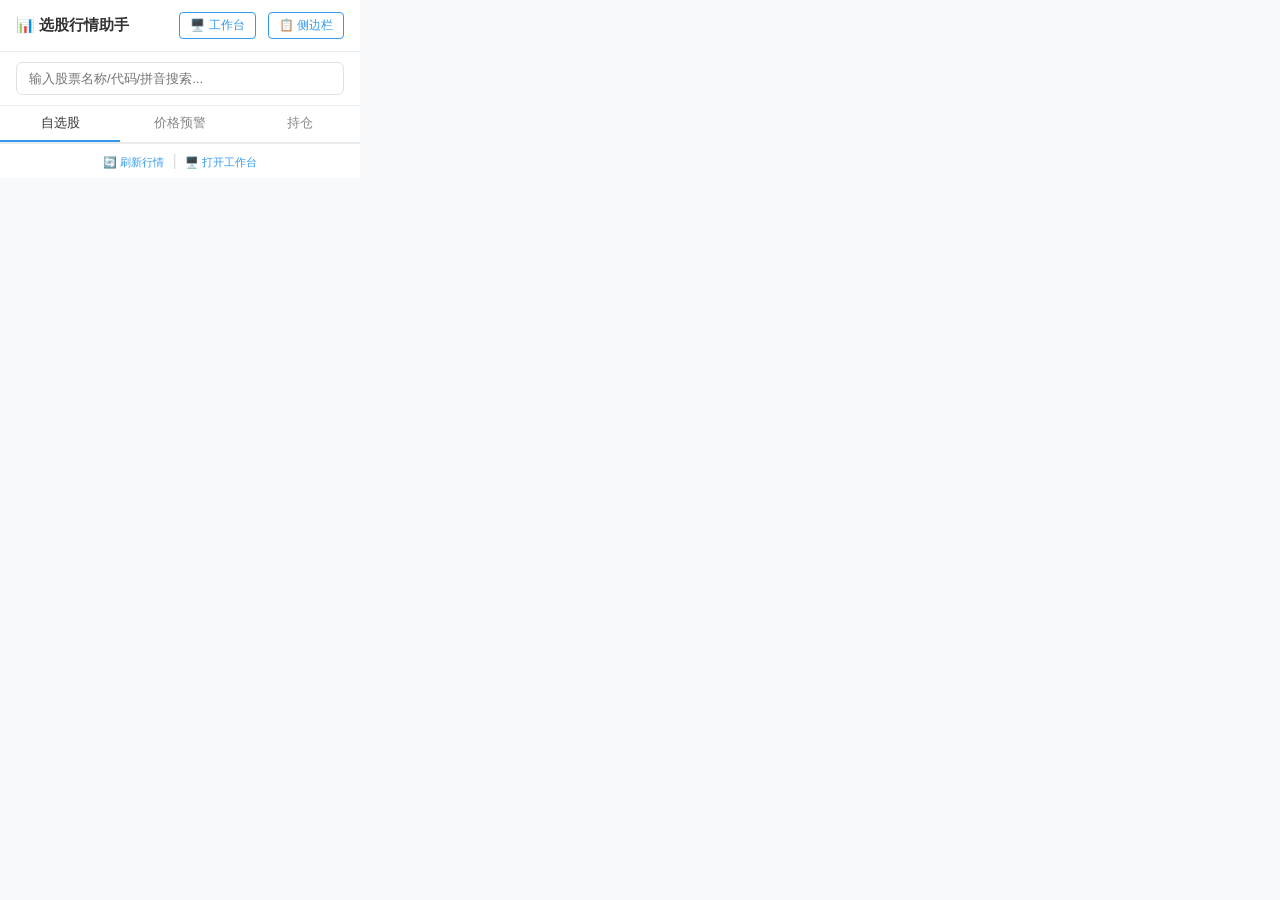
<file: popup.html>
<!DOCTYPE html>
<html lang="zh-CN">
<head>
<meta charset="UTF-8">
<style>
  * { margin: 0; padding: 0; box-sizing: border-box; }
  body {
    width: 360px;
    font-family: -apple-system, BlinkMacSystemFont, "PingFang SC", sans-serif;
    background: #f8f9fa;
    color: #333;
  }
  .header {
    display: flex;
    align-items: center;
    gap: 8px;
    padding: 12px 16px;
    background: #fff;
    border-bottom: 1px solid #e9ecef;
  }
  .header h1 {
    font-size: 15px;
    font-weight: 600;
    flex: 1;
  }
  .dashboard-btn {
    font-size: 12px;
    padding: 4px 10px;
    border: 1px solid #339af0;
    border-radius: 4px;
    background: #fff;
    color: #339af0;
    cursor: pointer;
    transition: all 0.15s;
    white-space: nowrap;
  }
  .dashboard-btn:hover {
    background: #339af0;
    color: #fff;
  }
  .tab-bar {
    display: flex;
    background: #fff;
    border-bottom: 1px solid #e9ecef;
  }
  .tab {
    flex: 1;
    padding: 8px 0;
    text-align: center;
    font-size: 13px;
    color: #888;
    cursor: pointer;
    border-bottom: 2px solid transparent;
    transition: all 0.15s;
    position: relative;
  }
  .tab.active {
    color: #333;
    border-bottom-color: #339af0;
    font-weight: 500;
  }
  .tab .badge-count {
    display: inline-block;
    min-width: 16px;
    height: 16px;
    line-height: 16px;
    text-align: center;
    background: #e33232;
    color: #fff;
    font-size: 10px;
    border-radius: 8px;
    padding: 0 4px;
    margin-left: 3px;
    display: none;
  }
  .tab .badge-count.show { display: inline-block; }
  .tab-content {
    display: none;
    max-height: 420px;
    overflow-y: auto;
  }
  .tab-content.active { display: block; }

  /* ── 搜索框 ───────────────────────────────────── */
  .search-bar {
    padding: 10px 16px;
    background: #fff;
    border-bottom: 1px solid #e9ecef;
    position: relative;
  }
  .search-bar input {
    width: 100%;
    padding: 8px 12px;
    border: 1px solid #dee2e6;
    border-radius: 6px;
    font-size: 13px;
    outline: none;
    transition: border-color 0.15s;
  }
  .search-bar input:focus { border-color: #339af0; }

  /* 搜索结果下拉 */
  .search-dropdown {
    position: absolute;
    top: 100%;
    left: 16px;
    right: 16px;
    background: #fff;
    border: 1px solid #dee2e6;
    border-top: none;
    border-radius: 0 0 8px 8px;
    box-shadow: 0 4px 12px rgba(0,0,0,0.08);
    max-height: 280px;
    overflow-y: auto;
    z-index: 100;
    display: none;
  }
  .search-dropdown.show { display: block; }
  .search-item {
    display: flex;
    align-items: center;
    padding: 8px 12px;
    cursor: pointer;
    border-bottom: 1px solid #f5f5f5;
    transition: background 0.1s;
  }
  .search-item:hover, .search-item.highlighted {
    background: #f1f3f5;
  }
  .search-item-name {
    font-size: 13px;
    font-weight: 500;
    color: #333;
  }
  .search-item-code {
    font-size: 11px;
    color: #999;
    margin-left: 6px;
  }
  .search-item-market {
    font-size: 10px;
    color: #fff;
    background: #339af0;
    border-radius: 3px;
    padding: 1px 5px;
    margin-left: auto;
  }
  .search-item-actions {
    display: flex;
    gap: 4px;
    margin-left: 8px;
    opacity: 0;
    transition: opacity 0.15s;
  }
  .search-item:hover .search-item-actions,
  .search-item.highlighted .search-item-actions {
    opacity: 1;
  }
  .search-action-btn {
    font-size: 11px;
    color: #339af0;
    border: 1px solid #339af0;
    border-radius: 4px;
    padding: 2px 6px;
    cursor: pointer;
    background: #fff;
    white-space: nowrap;
  }
  .search-action-btn:hover {
    background: #339af0;
    color: #fff;
  }
  .search-action-btn.star { border-color: #fcc419; color: #fcc419; }
  .search-action-btn.star:hover { background: #fcc419; color: #fff; }
  .search-action-btn.pos { border-color: #e33232; color: #e33232; }
  .search-action-btn.pos:hover { background: #e33232; color: #fff; }

  .search-loading {
    padding: 16px;
    text-align: center;
    font-size: 12px;
    color: #aaa;
  }
  .search-empty {
    padding: 16px;
    text-align: center;
    font-size: 12px;
    color: #ccc;
  }

  /* ── 自选股列表 ───────────────────────────────── */
  .stock-row {
    display: flex;
    align-items: center;
    padding: 10px 16px;
    border-bottom: 1px solid #f0f0f0;
    cursor: pointer;
    transition: background 0.1s;
  }
  .stock-row:hover { background: #f1f3f5; }
  .stock-info { flex: 1; }
  .stock-name {
    font-size: 13px;
    font-weight: 500;
    color: #333;
  }
  .stock-code {
    font-size: 11px;
    color: #999;
    margin-left: 4px;
  }
  .stock-price-info { text-align: right; }
  .stock-price {
    font-size: 14px;
    font-weight: 600;
  }
  .stock-pct { font-size: 12px; }
  .up { color: #e33232; }
  .down { color: #00a750; }
  .remove-btn {
    font-size: 14px;
    color: #ccc;
    cursor: pointer;
    padding: 0 4px;
    margin-left: 8px;
  }
  .remove-btn:hover { color: #e33232; }

  /* ── 操作按钮行（添加持仓/预警的快捷操作） ──────── */
  .quick-add-row {
    display: flex;
    gap: 6px;
    padding: 8px 16px;
    background: #fff;
    border-bottom: 1px solid #f0f0f0;
  }
  .quick-add-btn {
    flex: 1;
    font-size: 12px;
    text-align: center;
    padding: 6px 0;
    border: 1px solid #dee2e6;
    border-radius: 6px;
    cursor: pointer;
    color: #666;
    background: #fff;
    transition: all 0.15s;
  }
  .quick-add-btn:hover {
    border-color: #339af0;
    color: #339af0;
    background: #f8f9fa;
  }

  /* ── 编辑面板（持仓/预警） ────────────────────── */
  .edit-panel {
    background: #fff;
    padding: 12px 16px;
    border-bottom: 2px solid #339af0;
  }
  .edit-panel-title {
    font-size: 13px;
    font-weight: 600;
    color: #333;
    margin-bottom: 8px;
  }
  .edit-panel-row {
    display: flex;
    align-items: center;
    gap: 6px;
    margin-bottom: 8px;
  }
  .edit-panel-row label {
    font-size: 12px;
    color: #888;
    width: 56px;
    flex-shrink: 0;
  }
  .edit-panel-row input,
  .edit-panel-row select {
    flex: 1;
    padding: 5px 8px;
    border: 1px solid #dee2e6;
    border-radius: 4px;
    font-size: 13px;
    outline: none;
  }
  .edit-panel-row input:focus,
  .edit-panel-row select:focus { border-color: #339af0; }
  .edit-panel-actions {
    display: flex;
    gap: 8px;
    justify-content: flex-end;
    margin-top: 8px;
  }
  .edit-panel-actions button {
    font-size: 12px;
    padding: 5px 14px;
    border-radius: 4px;
    border: none;
    cursor: pointer;
  }
  .btn-save {
    background: #339af0;
    color: #fff;
  }
  .btn-save:hover { background: #228be6; }
  .btn-cancel {
    background: #f1f3f5;
    color: #666;
  }
  .btn-cancel:hover { background: #e9ecef; }

  /* ── 预警列表 ─────────────────────────────────── */
  .alert-row {
    padding: 10px 16px;
    border-bottom: 1px solid #f0f0f0;
    display: flex;
    align-items: center;
  }
  .alert-info { flex: 1; }
  .alert-title {
    font-size: 13px;
    font-weight: 500;
    color: #333;
  }
  .alert-desc {
    font-size: 11px;
    color: #888;
    margin-top: 2px;
  }
  .alert-triggered {
    color: #999;
    text-decoration: line-through;
  }
  .alert-edit-btn {
    font-size: 12px;
    color: #339af0;
    cursor: pointer;
    padding: 2px 6px;
    margin-right: 4px;
  }
  .alert-edit-btn:hover { text-decoration: underline; }

  /* ── 持仓列表 ─────────────────────────────────── */
  .position-row {
    padding: 10px 16px;
    border-bottom: 1px solid #f0f0f0;
    display: flex;
    align-items: center;
  }
  .position-info-block { flex: 1; }
  .position-name {
    font-size: 13px;
    font-weight: 500;
    color: #333;
  }
  .position-code {
    font-size: 11px;
    color: #999;
    margin-left: 4px;
  }
  .position-detail {
    font-size: 11px;
    color: #888;
    margin-top: 2px;
  }
  .position-profit { text-align: right; }
  .position-profit-val {
    font-size: 14px;
    font-weight: 600;
  }
  .position-profit-pct { font-size: 12px; }
  .position-edit-btn {
    font-size: 12px;
    color: #339af0;
    cursor: pointer;
    padding: 2px 6px;
    margin-right: 4px;
  }
  .position-edit-btn:hover { text-decoration: underline; }
  .portfolio-summary {
    padding: 12px 16px;
    background: #fff;
    border-bottom: 2px solid #e9ecef;
    text-align: center;
  }
  .portfolio-summary-label {
    font-size: 11px;
    color: #888;
    margin-bottom: 2px;
  }
  .portfolio-summary-val {
    font-size: 18px;
    font-weight: 700;
  }
  .portfolio-summary-pct {
    font-size: 12px;
    margin-top: 2px;
  }

  /* ── 空状态 ───────────────────────────────────── */
  .empty {
    text-align: center;
    padding: 40px 20px;
    color: #ccc;
    font-size: 13px;
  }
  .empty-icon {
    font-size: 32px;
    margin-bottom: 8px;
  }

  /* ── 底部 ─────────────────────────────────────── */
  .footer {
    padding: 8px 16px;
    background: #fff;
    border-top: 1px solid #e9ecef;
    text-align: center;
  }
  .footer a {
    font-size: 11px;
    color: #339af0;
    text-decoration: none;
  }

  /* ── Toast 提示 ──────────────────────────────── */
  .toast {
    position: fixed;
    bottom: 40px;
    left: 50%;
    transform: translateX(-50%);
    background: rgba(51, 51, 51, 0.9);
    color: #fff;
    padding: 6px 16px;
    border-radius: 20px;
    font-size: 12px;
    z-index: 999;
    opacity: 0;
    transition: opacity 0.3s;
    pointer-events: none;
  }
  .toast.show { opacity: 1; }
</style>
</head>
<body>

<div class="header">
  <h1>📊 选股行情助手</h1>
  <button id="openDashboard" class="dashboard-btn" title="打开全屏投资工作台 (Alt+D)">🖥️ 工作台</button>
  <button id="openSidePanel" class="dashboard-btn" title="打开侧边栏 (Alt+P)" style="margin-left:4px">📋 侧边栏</button>
</div>

<!-- 搜索框（始终显示，所有 Tab 共用） -->
<div class="search-bar">
  <input id="searchInput" type="text" placeholder="输入股票名称/代码/拼音搜索..." autocomplete="off" />
  <div id="searchDropdown" class="search-dropdown"></div>
</div>

<div class="tab-bar">
  <div class="tab active" data-tab="watchlist">自选股 <span class="badge-count" id="watchlistCount"></span></div>
  <div class="tab" data-tab="alerts">价格预警 <span class="badge-count" id="alertsCount"></span></div>
  <div class="tab" data-tab="portfolio">持仓 <span class="badge-count" id="portfolioCount"></span></div>
</div>

<div class="tab-content active" id="tab-watchlist">
  <div id="watchlistContainer"></div>
</div>

<div class="tab-content" id="tab-alerts">
  <div id="alertsContainer"></div>
</div>

<div class="tab-content" id="tab-portfolio">
  <div id="portfolioContainer"></div>
</div>

<div class="footer">
  <a href="#" id="refreshBtn">🔄 刷新行情</a>
  <span style="color:#ddd;margin:0 4px">|</span>
  <a href="#" id="openDashboardFooter">🖥️ 打开工作台</a>
</div>

<div id="toast" class="toast"></div>

<script src="popup.js"></script>
</body>
</html>
</file>
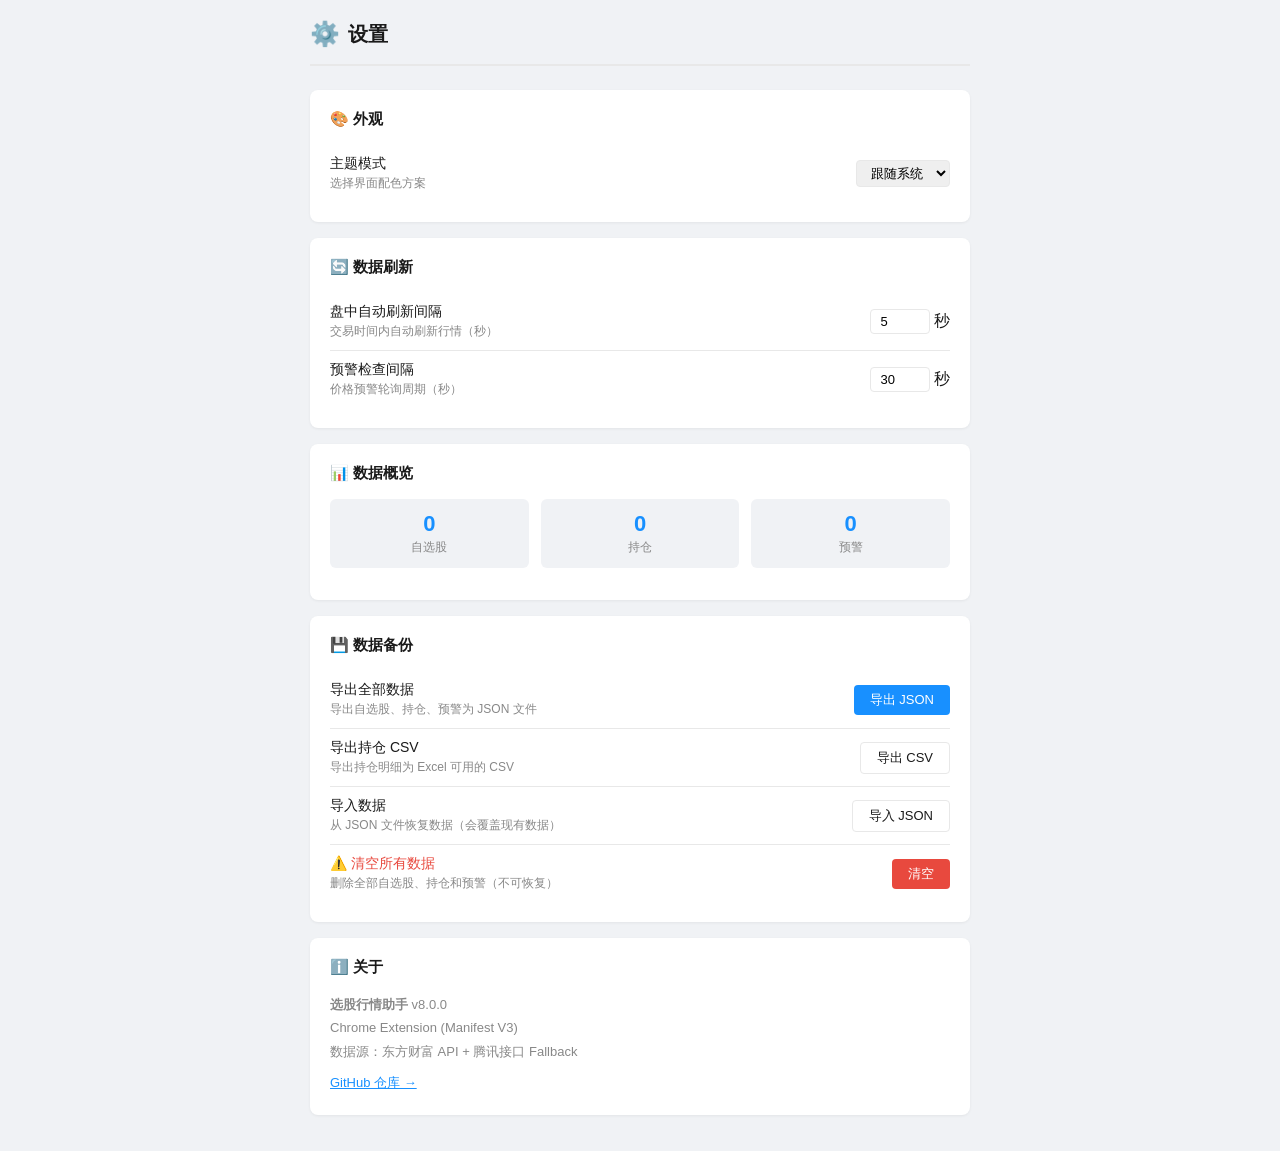
<file: settings.html>
<!DOCTYPE html>
<html lang="zh-CN">
<head>
  <meta charset="UTF-8">
  <meta name="viewport" content="width=device-width, initial-scale=1.0">
  <title>设置 — 选股行情助手</title>
  <style>
    * { margin: 0; padding: 0; box-sizing: border-box; }
    :root {
      --bg: #f0f2f5;
      --card-bg: #fff;
      --border: #e8e8e8;
      --text: #1a1a1a;
      --text-sub: #888;
      --blue: #1890ff;
      --radius: 8px;
    }
    body {
      font-family: -apple-system, BlinkMacSystemFont, "PingFang SC", "Microsoft YaHei", sans-serif;
      background: var(--bg);
      color: var(--text);
      min-height: 100vh;
    }
    .container { max-width: 700px; margin: 0 auto; padding: 20px; }
    .header {
      display: flex;
      align-items: center;
      gap: 8px;
      margin-bottom: 24px;
      padding-bottom: 16px;
      border-bottom: 2px solid var(--border);
    }
    .header h1 { font-size: 20px; }
    .card {
      background: var(--card-bg);
      border-radius: var(--radius);
      padding: 20px;
      margin-bottom: 16px;
      box-shadow: 0 1px 3px rgba(0,0,0,0.06);
    }
    .card h2 { font-size: 15px; margin-bottom: 16px; }
    .setting-row {
      display: flex;
      justify-content: space-between;
      align-items: center;
      padding: 10px 0;
      border-bottom: 1px solid var(--border);
    }
    .setting-row:last-child { border-bottom: none; }
    .setting-label { font-size: 14px; }
    .setting-desc { font-size: 12px; color: var(--text-sub); margin-top: 2px; }
    .setting-control select, .setting-control input[type="number"] {
      padding: 4px 10px;
      border: 1px solid var(--border);
      border-radius: 4px;
      font-size: 13px;
    }
    .btn {
      padding: 6px 16px;
      border: none;
      border-radius: 4px;
      font-size: 13px;
      cursor: pointer;
      transition: all 0.15s;
    }
    .btn-primary { background: var(--blue); color: #fff; }
    .btn-primary:hover { opacity: 0.85; }
    .btn-outline { background: transparent; border: 1px solid var(--border); color: var(--text); }
    .btn-outline:hover { border-color: var(--blue); color: var(--blue); }
    .btn-danger { background: #e8493e; color: #fff; }
    .btn-danger:hover { opacity: 0.85; }
    .data-stats {
      display: flex;
      gap: 12px;
      margin: 12px 0;
    }
    .data-stat {
      flex: 1;
      background: var(--bg);
      padding: 12px;
      border-radius: 6px;
      text-align: center;
    }
    .data-stat-num { font-size: 22px; font-weight: 700; color: var(--blue); }
    .data-stat-label { font-size: 12px; color: var(--text-sub); margin-top: 2px; }
    .toast {
      position: fixed;
      bottom: 24px;
      left: 50%;
      transform: translateX(-50%);
      background: rgba(0,0,0,0.8);
      color: #fff;
      padding: 8px 24px;
      border-radius: 6px;
      font-size: 13px;
      opacity: 0;
      transition: opacity 0.3s;
      pointer-events: none;
      z-index: 999;
    }
    .toast.show { opacity: 1; }
    @media (prefers-color-scheme: dark) {
      :root {
        --bg: #0d1117;
        --card-bg: #161b22;
        --border: #30363d;
        --text: #e6edf3;
        --text-sub: #8b949e;
      }
      .data-stat { background: #21262d; }
    }
  </style>
</head>
<body>
  <div class="container">
    <div class="header">
      <span style="font-size:24px">⚙️</span>
      <h1>设置</h1>
    </div>

    <!-- 主题设置 -->
    <div class="card">
      <h2>🎨 外观</h2>
      <div class="setting-row">
        <div>
          <div class="setting-label">主题模式</div>
          <div class="setting-desc">选择界面配色方案</div>
        </div>
        <div class="setting-control">
          <select id="themeMode">
            <option value="auto">跟随系统</option>
            <option value="light">浅色</option>
            <option value="dark">深色</option>
          </select>
        </div>
      </div>
    </div>

    <!-- 刷新设置 -->
    <div class="card">
      <h2>🔄 数据刷新</h2>
      <div class="setting-row">
        <div>
          <div class="setting-label">盘中自动刷新间隔</div>
          <div class="setting-desc">交易时间内自动刷新行情（秒）</div>
        </div>
        <div class="setting-control">
          <input type="number" id="refreshInterval" min="3" max="60" value="5" style="width:60px"> 秒
        </div>
      </div>
      <div class="setting-row">
        <div>
          <div class="setting-label">预警检查间隔</div>
          <div class="setting-desc">价格预警轮询周期（秒）</div>
        </div>
        <div class="setting-control">
          <input type="number" id="alertInterval" min="10" max="120" value="30" style="width:60px"> 秒
        </div>
      </div>
    </div>

    <!-- 数据统计 -->
    <div class="card">
      <h2>📊 数据概览</h2>
      <div class="data-stats" id="dataStats">
        <div class="data-stat">
          <div class="data-stat-num" id="statWatchlist">0</div>
          <div class="data-stat-label">自选股</div>
        </div>
        <div class="data-stat">
          <div class="data-stat-num" id="statPortfolio">0</div>
          <div class="data-stat-label">持仓</div>
        </div>
        <div class="data-stat">
          <div class="data-stat-num" id="statAlerts">0</div>
          <div class="data-stat-label">预警</div>
        </div>
      </div>
    </div>

    <!-- 数据导入导出 -->
    <div class="card">
      <h2>💾 数据备份</h2>
      <div class="setting-row">
        <div>
          <div class="setting-label">导出全部数据</div>
          <div class="setting-desc">导出自选股、持仓、预警为 JSON 文件</div>
        </div>
        <div class="setting-control">
          <button class="btn btn-primary" id="btnExport">导出 JSON</button>
        </div>
      </div>
      <div class="setting-row">
        <div>
          <div class="setting-label">导出持仓 CSV</div>
          <div class="setting-desc">导出持仓明细为 Excel 可用的 CSV</div>
        </div>
        <div class="setting-control">
          <button class="btn btn-outline" id="btnExportCSV">导出 CSV</button>
        </div>
      </div>
      <div class="setting-row">
        <div>
          <div class="setting-label">导入数据</div>
          <div class="setting-desc">从 JSON 文件恢复数据（会覆盖现有数据）</div>
        </div>
        <div class="setting-control">
          <input type="file" id="importFile" accept=".json" style="display:none">
          <button class="btn btn-outline" id="btnImport">导入 JSON</button>
        </div>
      </div>
      <div class="setting-row">
        <div>
          <div class="setting-label" style="color:#e8493e">⚠️ 清空所有数据</div>
          <div class="setting-desc">删除全部自选股、持仓和预警（不可恢复）</div>
        </div>
        <div class="setting-control">
          <button class="btn btn-danger" id="btnClear">清空</button>
        </div>
      </div>
    </div>

    <!-- 关于 -->
    <div class="card">
      <h2>ℹ️ 关于</h2>
      <div style="font-size:13px;color:var(--text-sub);line-height:1.8">
        <div><strong>选股行情助手</strong> v8.0.0</div>
        <div>Chrome Extension (Manifest V3)</div>
        <div>数据源：东方财富 API + 腾讯接口 Fallback</div>
        <div style="margin-top:8px">
          <a href="https://github.com/whgx/stock-hover-extension" target="_blank" style="color:var(--blue)">GitHub 仓库 →</a>
        </div>
      </div>
    </div>
  </div>

  <div class="toast" id="toast"></div>

  <script src="settings.js"></script>
</body>
</html>
</file>
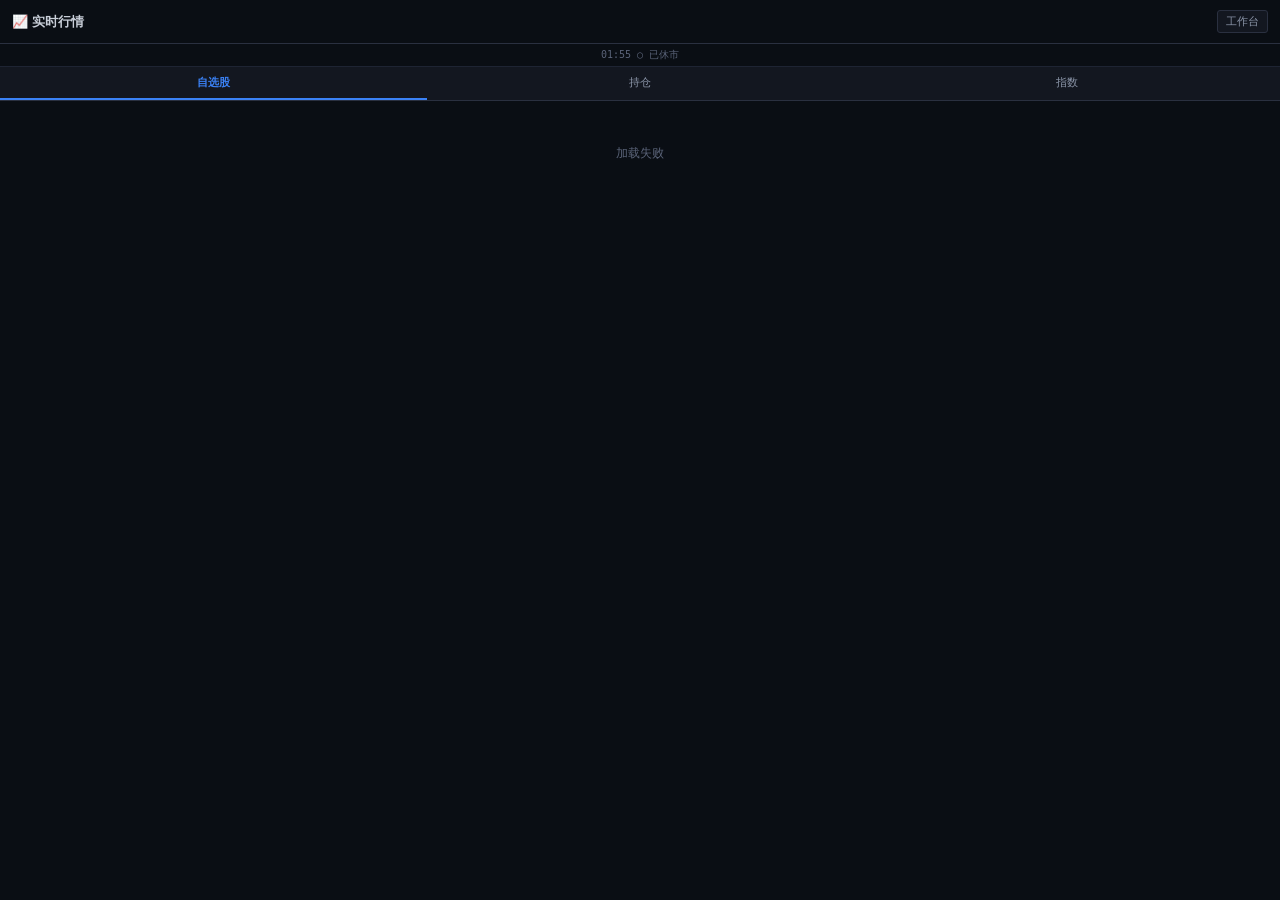
<file: sidepanel.html>
<!DOCTYPE html>
<html lang="zh-CN">
<head>
  <meta charset="UTF-8">
  <meta name="viewport" content="width=device-width, initial-scale=1.0">
  <title>选股行情助手 — 侧边栏</title>
  <style>
    * { margin: 0; padding: 0; box-sizing: border-box; }
    :root {
      --bg: #0a0e14;
      --panel: #131720;
      --panel-2: #1a1f2e;
      --hover: #222938;
      --border: #1e2433;
      --border-2: #2a3040;
      --text: #c8ced8;
      --text-2: #8b95a8;
      --text-3: #5a6378;
      --red: #ff4d4f;
      --green: #00d68f;
      --blue: #3b82f6;
      --font-mono: "SF Mono", "DIN Alternate", monospace;
    }
    body {
      font-family: -apple-system, "PingFang SC", "Microsoft YaHei", sans-serif;
      background: var(--bg);
      color: var(--text);
      font-size: 12px;
      overflow-x: hidden;
    }
    .header {
      display: flex; align-items: center; justify-content: space-between;
      padding: 10px 12px; border-bottom: 1px solid var(--border-2);
      position: sticky; top: 0; background: var(--bg); z-index: 10;
    }
    .header h1 { font-size: 13px; font-weight: 600; }
    .header-btn {
      background: var(--panel); border: 1px solid var(--border-2);
      border-radius: 3px; padding: 3px 8px; cursor: pointer;
      font-size: 11px; color: var(--text-2); transition: all 0.12s;
    }
    .header-btn:hover { background: var(--hover); color: var(--text); }
    .tabs {
      display: flex; border-bottom: 1px solid var(--border-2);
      background: var(--panel);
    }
    .stab {
      flex: 1; padding: 8px; border: none; background: none;
      cursor: pointer; font-size: 11px; color: var(--text-2);
      border-bottom: 2px solid transparent; transition: all 0.12s;
    }
    .stab:hover { color: var(--text); }
    .stab.active { color: var(--blue); border-bottom-color: var(--blue); font-weight: 600; }
    .stab .badge {
      display: inline-block; min-width: 16px; height: 14px;
      line-height: 14px; border-radius: 7px; font-size: 9px;
      background: var(--red); color: #fff; text-align: center;
      margin-left: 3px; padding: 0 3px;
    }
    .content { padding: 4px 0; }
    .stock-row {
      display: grid; grid-template-columns: 1fr 60px 60px;
      align-items: center; gap: 4px; padding: 6px 12px;
      border-bottom: 1px solid var(--border); cursor: pointer;
      transition: background 0.1s;
    }
    .stock-row:hover { background: var(--hover); }
    .stock-name { font-weight: 600; font-size: 12px; }
    .stock-code { font-size: 10px; color: var(--text-3); font-family: var(--font-mono); }
    .stock-price { font-family: var(--font-mono); font-weight: 600; text-align: right; font-size: 12px; }
    .stock-pct { font-family: var(--font-mono); font-weight: 600; text-align: right; font-size: 11px; }
    .up { color: var(--red); }
    .down { color: var(--green); }
    .empty { padding: 40px 20px; text-align: center; color: var(--text-3); }
    .empty-icon { font-size: 28px; margin-bottom: 6px; }
    .summary {
      padding: 10px 12px; background: var(--panel);
      border-bottom: 1px solid var(--border);
    }
    .summary-row {
      display: flex; justify-content: space-between;
      padding: 2px 0; font-size: 11px;
    }
    .summary-label { color: var(--text-2); }
    .summary-val { font-family: var(--font-mono); font-weight: 600; }
    .clock-bar {
      padding: 4px 12px; text-align: center;
      font-size: 10px; color: var(--text-3); font-family: var(--font-mono);
      border-bottom: 1px solid var(--border);
    }
    .market-status { display: inline-block; margin-left: 6px; }
    .market-status.open { color: var(--red); }
    .market-status.closed { color: var(--text-3); }
    ::-webkit-scrollbar { width: 4px; }
    ::-webkit-scrollbar-thumb { background: var(--border-2); border-radius: 2px; }
  </style>
</head>
<body>
  <div class="header">
    <h1>📈 实时行情</h1>
    <button class="header-btn" id="btnOpenDash">工作台</button>
  </div>
  <div class="clock-bar" id="clockBar"></div>
  <div class="tabs">
    <button class="stab active" data-tab="watch">自选股 <span class="badge" id="watchBadge" style="display:none">0</span></button>
    <button class="stab" data-tab="portfolio">持仓</button>
    <button class="stab" data-tab="index">指数</button>
  </div>
  <div class="content" id="content"></div>

  <script src="sidepanel.js"></script>
</body>
</html>
</file>
<file: dashboard.css>
/* ═══════════════════════════════════════════════════════════
   Dashboard v8.0 — 专业交易工作台
   布局：左侧导航栏 + 右侧仪表盘
   ═══════════════════════════════════════════════════════════ */

* { margin: 0; padding: 0; box-sizing: border-box; }

:root {
  --bg: #0a0e14;
  --bg-2: #0d1117;
  --panel: #131720;
  --panel-2: #1a1f2e;
  --panel-3: #1e2433;
  --hover: #222938;
  --border: #1e2433;
  --border-2: #2a3040;
  --text: #c8ced8;
  --text-2: #8b95a8;
  --text-3: #5a6378;

  --red: #ff4d4f;
  --red-bg: rgba(255,77,79,0.1);
  --red-border: rgba(255,77,79,0.25);
  --green: #00d68f;
  --green-bg: rgba(0,214,143,0.1);
  --green-border: rgba(0,214,143,0.25);
  --blue: #3b82f6;
  --blue-bg: rgba(59,130,246,0.1);
  --amber: #f0b429;
  --purple: #8b5cf6;

  --sidebar-w: 200px;
  --radius: 6px;
  --radius-sm: 4px;
  --font-mono: "SF Mono", "DIN Alternate", "Roboto Mono", "Consolas", monospace;
  --font-sans: -apple-system, BlinkMacSystemFont, "PingFang SC", "Microsoft YaHei", sans-serif;
}

body.light-mode {
  --bg: #ebedf0;
  --bg-2: #f0f2f5;
  --panel: #ffffff;
  --panel-2: #f7f8fa;
  --panel-3: #eef0f3;
  --hover: #f0f5ff;
  --border: #e0e3e8;
  --border-2: #d0d4dc;
  --text: #1a1a2e;
  --text-2: #6a7185;
  --text-3: #9aa0b0;
  --red: #e8493e;
  --red-bg: rgba(232,73,62,0.08);
  --red-border: rgba(232,73,62,0.2);
  --green: #00a870;
  --green-bg: rgba(0,168,112,0.08);
  --green-border: rgba(0,168,112,0.2);
}

body {
  font-family: var(--font-sans);
  background: var(--bg);
  color: var(--text);
  font-size: 13px;
  overflow: hidden;
  -webkit-font-smoothing: antialiased;
}

/* ═══════════════════════════════════════════════
   App 布局：左侧导航 + 右侧主区域
   ═══════════════════════════════════════════════ */
.app-layout {
  display: flex;
  height: 100vh;
  width: 100vw;
}

/* ═══ 左侧导航栏 ═══ */
.sidebar {
  width: var(--sidebar-w);
  flex-shrink: 0;
  background: var(--bg-2);
  border-right: 1px solid var(--border-2);
  display: flex;
  flex-direction: column;
  overflow-y: auto;
  z-index: 50;
}

.sidebar-header {
  display: flex;
  align-items: center;
  gap: 8px;
  padding: 14px 16px;
  border-bottom: 1px solid var(--border);
  flex-shrink: 0;
}
.logo-icon { font-size: 20px; line-height: 1; }
.sidebar-title-group { display: flex; flex-direction: column; gap: 1px; }
.sidebar-title { font-size: 13px; font-weight: 600; letter-spacing: 0.5px; color: var(--text); }
.sidebar-version {
  font-size: 9px;
  color: var(--blue);
  background: var(--blue-bg);
  padding: 1px 5px;
  border-radius: 3px;
  font-weight: 600;
  align-self: flex-start;
}

/* 搜索框 */
.sidebar-search { padding: 8px 12px; position: relative; flex-shrink: 0; }
#globalSearch {
  width: 100%;
  height: 30px;
  border: 1px solid var(--border-2);
  border-radius: var(--radius-sm);
  padding: 0 10px;
  font-size: 12px;
  outline: none;
  background: var(--panel) url("data:image/svg+xml,%3Csvg xmlns='http://www.w3.org/2000/svg' width='14' height='14' viewBox='0 0 24 24' fill='none' stroke='%238b95a8' stroke-width='2'%3E%3Ccircle cx='11' cy='11' r='8'/%3E%3Cpath d='M21 21l-4.35-4.35'/%3E%3C/svg%3E") 8px center no-repeat;
  color: var(--text);
  transition: border-color 0.15s;
}
#globalSearch:focus { border-color: var(--blue); }
#globalSearch::placeholder { color: var(--text-3); padding-left: 18px; }

.search-dropdown {
  display: none;
  position: absolute;
  top: 38px; left: 12px; right: 12px;
  background: var(--panel);
  border: 1px solid var(--border-2);
  border-radius: var(--radius-sm);
  max-height: 320px;
  overflow-y: auto;
  z-index: 200;
  box-shadow: 0 4px 12px rgba(0,0,0,0.3);
}
.search-dropdown.show { display: block; }
.search-item {
  display: flex; align-items: center;
  padding: 7px 10px; cursor: pointer; gap: 6px;
  border-bottom: 1px solid var(--border);
}
.search-item:last-child { border-bottom: none; }
.search-item:hover, .search-item.highlighted { background: var(--hover); }
.search-item-name { font-weight: 600; font-size: 12px; }
.search-item-code { color: var(--text-2); font-size: 10px; font-family: var(--font-mono); }
.search-item-market { background: var(--panel-3); padding: 1px 4px; border-radius: 2px; font-size: 9px; color: var(--text-2); }

/* 导航区域 */
.sidebar-nav { flex: 1; padding: 4px 0; overflow-y: auto; }
.nav-section { margin-bottom: 4px; }
.nav-section-label {
  font-size: 10px;
  color: var(--text-3);
  text-transform: uppercase;
  letter-spacing: 1px;
  padding: 8px 16px 4px;
  font-weight: 600;
}
.nav-item {
  display: flex;
  align-items: center;
  gap: 10px;
  width: 100%;
  padding: 8px 16px;
  border: none;
  background: none;
  cursor: pointer;
  font-size: 12px;
  color: var(--text-2);
  transition: all 0.12s;
  text-align: left;
  position: relative;
}
.nav-item:hover { background: var(--hover); color: var(--text); }
.nav-item.active {
  background: var(--blue-bg);
  color: var(--blue);
  font-weight: 600;
}
.nav-item.active::before {
  content: "";
  position: absolute;
  left: 0; top: 0; bottom: 0;
  width: 3px;
  background: var(--blue);
  border-radius: 0 2px 2px 0;
}
.nav-icon { font-size: 15px; width: 20px; text-align: center; flex-shrink: 0; }
.nav-label { flex: 1; }
.nav-badge {
  font-size: 8px;
  padding: 1px 5px;
  border-radius: 8px;
  font-weight: 700;
  letter-spacing: 0.5px;
}
.nav-badge.new { background: var(--red); color: #fff; }

/* 底部 */
.sidebar-footer {
  padding: 8px 0;
  border-top: 1px solid var(--border);
  flex-shrink: 0;
}
.sidebar-clock {
  padding: 6px 16px 8px;
  font-size: 10px;
  color: var(--text-3);
  font-family: var(--font-mono);
  text-align: center;
}

/* ═══ 右侧主区域 ═══ */
.main-area {
  flex: 1;
  display: flex;
  flex-direction: column;
  overflow: hidden;
}

/* 顶栏 */
.topbar {
  display: flex;
  align-items: center;
  justify-content: space-between;
  height: 44px;
  background: var(--bg-2);
  border-bottom: 1px solid var(--border-2);
  padding: 0 16px;
  flex-shrink: 0;
}
.topbar-left h1 { font-size: 15px; font-weight: 600; color: var(--text); }
.topbar-right { display: flex; align-items: center; gap: 8px; flex-shrink: 0; }
.topbar-btn {
  background: var(--panel);
  border: 1px solid var(--border-2);
  border-radius: var(--radius-sm);
  padding: 4px 8px;
  cursor: pointer;
  font-size: 14px;
  transition: all 0.12s;
  height: 28px;
  display: flex; align-items: center;
}
.topbar-btn:hover { background: var(--hover); border-color: var(--blue); }
.topbar-btn.active { background: var(--blue); border-color: var(--blue); }
.btn-icon {
  background: var(--panel);
  border: 1px solid var(--border-2);
  border-radius: var(--radius-sm);
  width: 28px; height: 28px;
  cursor: pointer; font-size: 14px;
  display: flex; align-items: center; justify-content: center;
  transition: all 0.12s;
}
.btn-icon:hover { background: var(--hover); border-color: var(--blue); }
.update-time { font-size: 11px; color: var(--text-2); white-space: nowrap; font-family: var(--font-mono); }

/* ═══ 行情滚动条 ═══ */
.ticker-bar {
  height: 28px;
  background: var(--bg-2);
  border-bottom: 1px solid var(--border-2);
  overflow: hidden;
  position: relative;
  white-space: nowrap;
  flex-shrink: 0;
}
.ticker-track {
  display: inline-flex; align-items: center; height: 100%;
  animation: tickerScroll 60s linear infinite;
  will-change: transform;
}
.ticker-track:hover { animation-play-state: paused; }
@keyframes tickerScroll { from { transform: translateX(0); } to { transform: translateX(-50%); } }
.ticker-item {
  display: inline-flex; align-items: center; gap: 4px;
  padding: 0 14px; cursor: pointer;
  border-right: 1px solid var(--border);
  transition: background 0.1s; height: 100%;
}
.ticker-item:hover { background: var(--panel); }
.ticker-name { font-size: 11px; font-weight: 500; }
.ticker-price { font-size: 11px; font-weight: 600; font-family: var(--font-mono); }
.ticker-pct { font-size: 11px; font-family: var(--font-mono); }
.ticker-pct.up { color: var(--red); }
.ticker-pct.down { color: var(--green); }

/* ═══ 指数条 ═══ */
.index-bar {
  display: flex; gap: 0;
  background: var(--bg-2);
  border-bottom: 1px solid var(--border-2);
  overflow-x: auto; flex-shrink: 0;
}
.index-bar::-webkit-scrollbar { height: 0; }
.index-item {
  background: var(--bg-2);
  padding: 6px 14px;
  flex: 1; min-width: 110px; text-align: center;
  cursor: pointer; transition: background 0.12s;
  border-right: 1px solid var(--border);
}
.index-item:hover { background: var(--panel); }
.index-item:last-child { border-right: none; }
.index-name { font-size: 10px; color: var(--text-2); margin-bottom: 2px; }
.index-price { font-size: 15px; font-weight: 600; font-family: var(--font-mono); margin: 1px 0; }
.index-pct { font-size: 11px; font-weight: 600; font-family: var(--font-mono); }
.index-change { font-size: 10px; font-family: var(--font-mono); opacity: 0.85; }
.index-amount { font-size: 9px; font-family: var(--font-mono); color: var(--text-2); }
.up { color: var(--red); }
.down { color: var(--green); }
.index-loading { padding: 12px; text-align: center; color: var(--text-2); width: 100%; background: var(--bg-2); font-size: 12px; }

/* ═══ 市场情绪条 ═══ */
.sentiment-bar {
  display: flex; align-items: center; gap: 8px;
  background: var(--bg-2);
  border-bottom: 1px solid var(--border-2);
  height: 36px; flex-shrink: 0;
  padding: 0 12px;
}
.sent-ratio-bar { display: flex; width: 200px; height: 8px; border-radius: 4px; overflow: hidden; flex-shrink: 0; }
.sent-ratio-up { background: var(--red); }
.sent-ratio-flat { background: var(--text-3); opacity: 0.4; }
.sent-ratio-down { background: var(--green); }
.sent-ratio-text { font-size: 11px; font-family: var(--font-mono); white-space: nowrap; }
.sent-ratio-text b { font-weight: 700; }
.sent-ratio-sep { color: var(--text-3); font-size: 10px; }
.sentiment-item { display: flex; align-items: center; gap: 4px; padding: 0 12px; height: 100%; }
.sentiment-num { font-size: 13px; font-weight: 700; font-family: var(--font-mono); }
.sentiment-label { font-size: 10px; color: var(--text-2); }
.sentiment-divider { width: 1px; height: 16px; background: var(--border-2); }
.sentiment-btn {
  background: none; border: 1px solid var(--border-2);
  border-radius: var(--radius-sm); padding: 3px 10px;
  cursor: pointer; font-size: 11px; white-space: nowrap;
  height: 24px; color: var(--text-2); transition: all 0.12s;
}
.sentiment-btn:hover { background: var(--hover); color: var(--text); border-color: var(--blue); }

/* ═══ 视图区域 ═══ */
.content-view {
  display: none;
  flex: 1;
  overflow-y: auto;
  padding: 6px;
}
.content-view.active { display: block; }

/* ═══ 主网格布局（总览视图）═══ */
.main-grid {
  display: grid;
  grid-template-columns: minmax(0, 1fr) minmax(0, 1.2fr) 260px;
  gap: 6px;
}
.col-chart, .col-center, .col-right { display: flex; flex-direction: column; gap: 6px; }
.single-col { display: flex; flex-direction: column; gap: 6px; max-width: 1200px; }

/* ═══ 面板 ═══ */
.card {
  background: var(--panel);
  border: 1px solid var(--border);
  border-radius: var(--radius);
  overflow: hidden;
}
.card-header {
  display: flex; align-items: center; justify-content: space-between;
  padding: 8px 12px; border-bottom: 1px solid var(--border); min-height: 34px;
}
.card-header h3 { font-size: 12px; font-weight: 600; color: var(--text); }
.card-sub { font-size: 10px; color: var(--text-2); font-family: var(--font-mono); }

/* ═══ K线图 ═══ */
.chart-card { min-height: 340px; }
.kline-tabs { display: flex; gap: 3px; }
.kltab {
  padding: 2px 8px; border: 1px solid var(--border-2);
  border-radius: var(--radius-sm); background: var(--panel-2);
  cursor: pointer; font-size: 11px; color: var(--text-2); transition: all 0.12s;
}
.kltab.active { background: var(--blue); color: #fff; border-color: var(--blue); }
.kltab:hover:not(.active) { border-color: var(--blue); color: var(--blue); }
#klineCanvas { width: 100%; height: 240px; display: block; }
#volCanvas { width: 100%; height: 50px; display: block; border-top: 1px solid var(--border); }
.kline-info {
  padding: 4px 12px 8px; font-size: 11px; color: var(--text-2);
  display: flex; gap: 12px; flex-wrap: wrap; font-family: var(--font-mono);
}
.kline-info span { display: inline-flex; align-items: center; gap: 3px; }
.kline-info .ma-dot { width: 8px; height: 2px; border-radius: 1px; }

/* ═══ 板块热力图 ═══ */
.sector-heatmap { display: flex; flex-wrap: wrap; padding: 6px; gap: 3px; }
.sector-cell {
  display: flex; flex-direction: column; align-items: center; justify-content: center;
  border-radius: var(--radius-sm); padding: 10px 6px; cursor: pointer;
  transition: transform 0.1s; color: #fff; text-align: center; overflow: hidden;
  min-width: 60px; flex: 1 1 calc(33.333% - 3px);
}
.sector-cell:hover { transform: scale(1.05); z-index: 5; }
.sector-cell-name { font-size: 11px; font-weight: 600; white-space: nowrap; }
.sector-cell-pct { font-size: 14px; font-weight: 700; font-family: var(--font-mono); margin-top: 1px; }
.sector-cell-leader { font-size: 9px; opacity: 0.7; margin-top: 1px; }

/* ═══ 自选股列表 ═══ */
.watchlist-grid { display: flex; flex-direction: column; }
.watch-item {
  display: grid; grid-template-columns: 1fr auto auto;
  align-items: center; gap: 8px;
  padding: 6px 12px; cursor: pointer;
  transition: background 0.1s; border-bottom: 1px solid var(--border);
}
.watch-item:hover { background: var(--hover); }
.watch-item-name { font-size: 12px; font-weight: 600; }
.watch-item-info { display: flex; flex-direction: column; gap: 1px; }
.watch-item-price { font-size: 13px; font-weight: 600; font-family: var(--font-mono); text-align: right; }
.watch-item-pct { font-size: 11px; font-weight: 600; font-family: var(--font-mono); text-align: right; }
.watch-item-code { font-size: 10px; color: var(--text-2); font-family: var(--font-mono); }
.watch-empty { text-align: center; padding: 30px; color: var(--text-2); font-size: 12px; }

/* 自选股看板（全屏视图）*/
.watchlist-full-grid { display: flex; flex-direction: column; }
.watch-full-item {
  display: grid; grid-template-columns: 40px 1fr 100px 100px 100px 80px;
  align-items: center; gap: 8px;
  padding: 8px 16px; cursor: pointer;
  border-bottom: 1px solid var(--border); transition: background 0.1s;
  font-size: 12px;
}
.watch-full-item:hover { background: var(--hover); }
.watch-full-rank { color: var(--text-3); font-family: var(--font-mono); font-size: 11px; }
.watch-full-name { font-weight: 600; }
.watch-full-code { font-size: 10px; color: var(--text-2); font-family: var(--font-mono); }
.watch-full-price, .watch-full-chg, .watch-full-pct, .watch-full-amount {
  font-family: var(--font-mono); font-weight: 600; text-align: right;
}
.watch-full-header {
  display: grid; grid-template-columns: 40px 1fr 100px 100px 100px 80px;
  gap: 8px; padding: 8px 16px;
  background: var(--panel-2); color: var(--text-2);
  font-size: 11px; font-weight: 600;
  border-bottom: 1px solid var(--border-2);
}
.watch-full-header span { text-align: right; }
.watch-full-header span:nth-child(2) { text-align: left; }

/* ═══ 持仓盈亏 ═══ */
.portfolio-summary {
  padding: 12px; display: grid; grid-template-columns: 1fr 1fr;
  gap: 8px; border-bottom: 1px solid var(--border);
}
.pf-stat-box { background: var(--panel-2); border-radius: var(--radius-sm); padding: 8px 10px; }
.pf-total-label { font-size: 10px; color: var(--text-2); }
.pf-total-val { font-size: 18px; font-weight: 700; margin: 2px 0; font-family: var(--font-mono); }
.pf-total-pct { font-size: 12px; font-weight: 600; font-family: var(--font-mono); }
.pf-total-detail { font-size: 10px; color: var(--text-2); margin-top: 2px; }

.portfolio-detail { padding: 0; }
.pf-row {
  display: grid; grid-template-columns: 1fr auto auto;
  align-items: center; gap: 8px;
  padding: 6px 12px; cursor: pointer;
  border-bottom: 1px solid var(--border); transition: background 0.1s;
}
.pf-row:hover { background: var(--hover); }
.pf-row-left { display: flex; flex-direction: column; gap: 1px; }
.pf-row-name { font-weight: 600; font-size: 12px; }
.pf-row-detail { font-size: 10px; color: var(--text-2); font-family: var(--font-mono); }
.pf-row-right { text-align: right; }
.pf-row-profit { font-weight: 700; font-size: 13px; font-family: var(--font-mono); }
.pf-row-pct { font-size: 11px; font-family: var(--font-mono); }
.pf-empty { text-align: center; padding: 30px 12px; color: var(--text-2); font-size: 12px; }

/* ═══ 预警列表 ═══ */
.alert-list { padding: 0; }
.alert-row {
  display: flex; align-items: center; justify-content: space-between;
  padding: 6px 12px; border-bottom: 1px solid var(--border); transition: background 0.1s;
}
.alert-row:hover { background: var(--hover); }
.alert-row-name { font-size: 12px; font-weight: 600; }
.alert-row-desc { font-size: 10px; color: var(--text-2); font-family: var(--font-mono); }
.alert-row-status { font-size: 10px; padding: 2px 6px; border-radius: var(--radius-sm); font-family: var(--font-mono); }
.status-active { background: var(--blue-bg); color: var(--blue); }
.status-triggered { background: var(--green-bg); color: var(--green); }
.status-pending { background: rgba(240,180,41,0.1); color: var(--amber); }
.alert-empty { text-align: center; padding: 24px 12px; color: var(--text-2); font-size: 12px; }

/* 预警管理全屏 */
.alert-list-full { display: flex; flex-direction: column; }
.alert-full-row {
  display: grid; grid-template-columns: 1fr 200px 120px 100px;
  align-items: center; gap: 8px;
  padding: 10px 16px; border-bottom: 1px solid var(--border); transition: background 0.1s;
}
.alert-full-row:hover { background: var(--hover); }
.alert-full-header {
  display: grid; grid-template-columns: 1fr 200px 120px 100px;
  gap: 8px; padding: 8px 16px; background: var(--panel-2);
  color: var(--text-2); font-size: 11px; font-weight: 600;
  border-bottom: 1px solid var(--border-2);
}

/* ═══ 详情侧栏 ═══ */
.detail-panel {
  position: fixed; top: 0; right: 0;
  width: 400px; height: 100vh;
  background: var(--panel);
  box-shadow: -4px 0 16px rgba(0,0,0,0.4);
  z-index: 500; overflow-y: auto;
  border-left: 1px solid var(--border-2);
}
.detail-header {
  display: flex; align-items: center; justify-content: space-between;
  padding: 12px 16px; border-bottom: 1px solid var(--border);
  position: sticky; top: 0; background: var(--panel); z-index: 10;
}
.detail-name { font-size: 16px; font-weight: 600; }
.detail-code { font-size: 12px; color: var(--text-2); margin-left: 6px; font-family: var(--font-mono); }
.detail-price { padding: 10px 16px; font-size: 28px; font-weight: 700; font-family: var(--font-mono); }
.detail-change { padding: 0 16px 10px; font-size: 14px; font-weight: 600; font-family: var(--font-mono); }
.detail-stats {
  display: grid; grid-template-columns: 1fr 1fr 1fr 1fr;
  gap: 1px; background: var(--border);
  margin: 0 12px 12px; border-radius: var(--radius-sm); overflow: hidden;
}
.stat-item { background: var(--panel-2); padding: 6px 4px; text-align: center; }
.stat-label { display: block; font-size: 10px; color: var(--text-2); }
.stat-val { display: block; font-size: 12px; font-weight: 600; margin-top: 1px; font-family: var(--font-mono); }
.detail-section { padding: 0 12px 12px; }
.detail-section h4 { font-size: 12px; margin-bottom: 6px; color: var(--text); }
#trendCanvas { width: 100%; height: 140px; display: block; }

/* 资金流向 */
.fund-flow { display: flex; flex-direction: column; gap: 4px; }
.ff-row {
  display: flex; justify-content: space-between; align-items: center;
  padding: 4px 10px; border-radius: var(--radius-sm);
  font-size: 11px; background: var(--panel-2);
}
.ff-label { font-weight: 600; font-size: 11px; }
.ff-bar { flex: 1; height: 3px; margin: 0 10px; border-radius: 2px; background: var(--border-2); position: relative; overflow: hidden; }
.ff-bar-fill { position: absolute; top: 0; left: 50%; height: 100%; border-radius: 2px; }
.ff-val { font-weight: 600; min-width: 70px; text-align: right; font-family: var(--font-mono); font-size: 11px; }

/* 相关个股 */
.related-stocks { display: flex; flex-direction: column; gap: 2px; }
.rel-row {
  display: flex; justify-content: space-between; align-items: center;
  padding: 5px 10px; border-radius: var(--radius-sm);
  cursor: pointer; font-size: 11px; transition: background 0.1s;
}
.rel-row:hover { background: var(--hover); }
.rel-name { font-weight: 600; }

/* 公告 */
.announcements { display: flex; flex-direction: column; gap: 4px; }
.ann-item {
  padding: 6px 10px; border-radius: var(--radius-sm);
  background: var(--panel-2); font-size: 11px;
  cursor: pointer; transition: background 0.1s;
}
.ann-item:hover { background: var(--hover); }
.ann-title { line-height: 1.4; }
.ann-date { color: var(--text-2); font-size: 10px; margin-top: 2px; font-family: var(--font-mono); }

/* ═══ 内联 Tabs ═══ */
.inline-tabs { display: flex; gap: 3px; }
.iltab, .iltab2 {
  padding: 2px 8px; border: 1px solid var(--border-2);
  background: var(--panel-2); color: var(--text-2);
  font-size: 11px; border-radius: var(--radius-sm);
  cursor: pointer; transition: all 0.12s;
}
.iltab:hover, .iltab2:hover { border-color: var(--blue); color: var(--blue); }
.iltab.active, .iltab2.active { background: var(--blue); color: #fff; border-color: var(--blue); }

/* ═══ 持仓分析视图 ═══ */
.portfolio-dashboard { display: grid; grid-template-columns: 1fr 260px; gap: 12px; padding: 12px; }
.pd-summary { display: grid; grid-template-columns: repeat(2, 1fr); gap: 8px; }
.pd-stat { background: var(--panel-2); padding: 12px; border-radius: var(--radius-sm); }
.pd-label { font-size: 10px; color: var(--text-2); margin-bottom: 3px; }
.pd-value { font-size: 18px; font-weight: 700; font-family: var(--font-mono); }
.pd-pie-wrap { display: flex; flex-direction: column; align-items: center; gap: 10px; }
.pd-pie-legend { display: flex; flex-direction: column; gap: 3px; width: 100%; }
.pie-legend-item { display: flex; align-items: center; gap: 5px; font-size: 11px; }
.pie-legend-dot { width: 8px; height: 8px; border-radius: 2px; flex-shrink: 0; }
.pie-legend-name { flex: 1; }
.pie-legend-pct { font-family: var(--font-mono); color: var(--text-2); }

/* ═══ 贡献度条形图 ═══ */
.contribution-bars { display: flex; flex-direction: column; gap: 6px; padding: 8px 12px; }
.contrib-row { display: flex; flex-direction: column; gap: 3px; }
.contrib-info { display: flex; justify-content: space-between; font-size: 11px; }
.contrib-name { font-weight: 600; }
.contrib-pnl { font-family: var(--font-mono); font-weight: 600; }
.contrib-bar-wrap { height: 5px; background: var(--panel-3); border-radius: 3px; overflow: hidden; }
.contrib-bar { height: 100%; border-radius: 3px; transition: width 0.3s; }
.contrib-bar.up { background: var(--red); }
.contrib-bar.down { background: var(--green); }

/* ═══ 持仓明细表 ═══ */
.portfolio-table { width: 100%; border-collapse: collapse; font-size: 12px; }
.portfolio-table th {
  text-align: right; padding: 6px 10px;
  background: var(--panel-2); color: var(--text-2);
  font-weight: 600; border-bottom: 1px solid var(--border-2); font-size: 11px;
}
.portfolio-table th:first-child { text-align: left; }
.portfolio-table td { text-align: right; padding: 6px 10px; border-bottom: 1px solid var(--border); font-family: var(--font-mono); }
.portfolio-table td:first-child { text-align: left; font-family: var(--font-sans); font-weight: 600; }
.portfolio-table tr:hover td { background: var(--hover); }
.portfolio-table .up { color: var(--red); font-weight: 600; }
.portfolio-table .down { color: var(--green); font-weight: 600; }

/* ═══ 龙虎榜 ═══ */
.dragon-list { display: flex; flex-direction: column; }
.dragon-row {
  display: grid; grid-template-columns: 24px 1fr 70px 80px 70px;
  gap: 6px; padding: 6px 12px; align-items: center;
  border-bottom: 1px solid var(--border); cursor: pointer;
  transition: background 0.1s; font-size: 12px;
}
.dragon-row:hover { background: var(--hover); }
.dragon-rank {
  width: 18px; height: 18px; border-radius: 50%;
  display: flex; align-items: center; justify-content: center;
  font-weight: 700; font-size: 10px;
  background: var(--panel-3); color: var(--text-2);
}
.dragon-row:nth-child(1) .dragon-rank { background: var(--red); color: #fff; }
.dragon-row:nth-child(2) .dragon-rank { background: #ff7a7a; color: #fff; }
.dragon-row:nth-child(3) .dragon-rank { background: var(--amber); color: #fff; }
.dragon-name { font-weight: 600; }
.dragon-code { color: var(--text-2); font-size: 10px; font-family: var(--font-mono); }
.dragon-netbuy { font-weight: 600; font-family: var(--font-mono); text-align: right; }
.dragon-netbuy.up { color: var(--red); }
.dragon-netbuy.down { color: var(--green); }
.dragon-reason { font-size: 10px; color: var(--text-2); overflow: hidden; text-overflow: ellipsis; white-space: nowrap; }

/* ═══ 涨停板 / 热门排行 ═══ */
.limit-board-list, .hot-rank-list { display: flex; flex-direction: column; }
.limit-row, .hot-row {
  display: grid; grid-template-columns: 24px 1fr 60px 70px 70px;
  gap: 6px; padding: 5px 12px; align-items: center;
  border-bottom: 1px solid var(--border); cursor: pointer;
  transition: background 0.1s; font-size: 12px;
}
.limit-row:hover, .hot-row:hover { background: var(--hover); }
.limit-rank, .hot-rank { color: var(--text-3); text-align: center; font-size: 11px; font-family: var(--font-mono); }
.limit-name, .hot-name { font-weight: 600; }
.limit-code, .hot-code { color: var(--text-2); font-size: 10px; font-family: var(--font-mono); }

/* ═══ 财务指标 ═══ */
.finance-grid { display: grid; grid-template-columns: repeat(3, 1fr); gap: 4px; padding: 8px; }
.fin-item { background: var(--panel-2); padding: 8px 6px; border-radius: var(--radius-sm); text-align: center; }
.fin-label { font-size: 10px; color: var(--text-2); display: block; margin-bottom: 3px; }
.fin-value { font-size: 14px; font-weight: 700; font-family: var(--font-mono); }
.fin-name { font-size: 11px; color: var(--text); margin-bottom: 2px; }

/* ═══ 新闻列表 ═══ */
.news-list { display: flex; flex-direction: column; gap: 0; }
.news-item {
  padding: 8px 12px; border-bottom: 1px solid var(--border);
  text-decoration: none; color: var(--text);
  display: block; transition: background 0.1s;
}
.news-item:hover { background: var(--hover); }
.news-title { font-size: 12px; color: var(--text); margin-bottom: 2px; line-height: 1.4; }
.news-meta { font-size: 10px; color: var(--text-2); font-family: var(--font-mono); }

/* ═══ 市场情绪统计块 ═══ */
.sentiment-stats { display: grid; grid-template-columns: repeat(3, 1fr); gap: 4px; padding: 8px; }
.sent-stat-box { border-radius: var(--radius-sm); padding: 8px; text-align: center; }
.sent-stat-box.up { background: var(--red-bg); }
.sent-stat-box.down { background: var(--green-bg); }
.sent-stat-box.flat { background: var(--panel-2); }
.sent-stat-num { font-size: 16px; font-weight: 700; font-family: var(--font-mono); }
.sent-stat-label { font-size: 10px; color: var(--text-2); margin-top: 2px; }

/* ═══ 条件选股器 ═══ */
.screener-panel { padding: 16px; }
.screener-filters {
  display: grid; grid-template-columns: repeat(auto-fill, minmax(200px, 1fr));
  gap: 12px; margin-bottom: 16px;
}
.filter-group { display: flex; flex-direction: column; gap: 4px; }
.filter-group label { font-size: 11px; color: var(--text-2); font-weight: 600; }
.filter-range { display: flex; align-items: center; gap: 4px; }
.filter-range select, .filter-range input {
  background: var(--panel-2); border: 1px solid var(--border-2);
  border-radius: var(--radius-sm); padding: 4px 6px;
  color: var(--text); font-size: 12px; outline: none;
}
.filter-range select:focus, .filter-range input:focus { border-color: var(--blue); }
.filter-unit { font-size: 11px; color: var(--text-3); }
.filter-actions { grid-column: 1 / -1; display: flex; gap: 8px; }
.btn-screener-run {
  background: var(--blue); color: #fff;
  border: none; border-radius: var(--radius-sm);
  padding: 8px 20px; font-size: 13px; font-weight: 600;
  cursor: pointer; transition: opacity 0.12s;
}
.btn-screener-run:hover { opacity: 0.85; }
.btn-screener-reset {
  background: var(--panel-2); color: var(--text-2);
  border: 1px solid var(--border-2); border-radius: var(--radius-sm);
  padding: 8px 16px; font-size: 13px; cursor: pointer; transition: all 0.12s;
}
.btn-screener-reset:hover { background: var(--hover); }
.screener-stats { font-size: 12px; color: var(--text-2); margin-top: 8px; }
.screener-stats .count { color: var(--blue); font-weight: 700; font-family: var(--font-mono); }
.screener-results { max-height: 500px; overflow-y: auto; }
.screen-result-row {
  display: grid; grid-template-columns: 40px 1fr 80px 80px 80px 80px 80px;
  gap: 6px; padding: 6px 16px; align-items: center;
  border-bottom: 1px solid var(--border); cursor: pointer;
  transition: background 0.1s; font-size: 12px;
}
.screen-result-row:hover { background: var(--hover); }
.screen-header {
  display: grid; grid-template-columns: 40px 1fr 80px 80px 80px 80px 80px;
  gap: 6px; padding: 6px 16px; background: var(--panel-2);
  color: var(--text-2); font-size: 11px; font-weight: 600;
  border-bottom: 1px solid var(--border-2);
  position: sticky; top: 0; z-index: 5;
}
.screen-rank { color: var(--text-3); font-family: var(--font-mono); font-size: 11px; }
.screen-name { font-weight: 600; }
.screen-code { font-size: 10px; color: var(--text-2); font-family: var(--font-mono); }
.screen-price, .screen-pct, .screen-pe, .screen-pb, .screen-amount {
  font-family: var(--font-mono); font-weight: 600; text-align: right;
}
.screen-header span { text-align: right; }
.screen-header span:nth-child(2) { text-align: left; }

/* ═══ 加载中 ═══ */
.loading-spin {
  display: inline-block; width: 14px; height: 14px;
  border: 2px solid var(--border-2); border-top-color: var(--blue);
  border-radius: 50%; animation: spin 0.6s linear infinite;
}
@keyframes spin { to { transform: rotate(360deg); } }

/* ═══ 空状态 ═══ */
.empty-state { padding: 40px; text-align: center; color: var(--text-2); font-size: 13px; }
.empty-state-icon { font-size: 32px; margin-bottom: 8px; }

/* ═══ 滚动条 ═══ */
::-webkit-scrollbar { width: 6px; height: 6px; }
::-webkit-scrollbar-track { background: transparent; }
::-webkit-scrollbar-thumb { background: var(--border-2); border-radius: 3px; }
::-webkit-scrollbar-thumb:hover { background: var(--text-3); }

/* ═══ 详情侧栏操作按钮 ═══ */
.detail-header-actions { display: flex; align-items: center; gap: 4px; }
.detail-action-btn {
  background: var(--panel-2); border: 1px solid var(--border-2);
  border-radius: var(--radius-sm); padding: 3px 8px;
  font-size: 11px; color: var(--text-2); cursor: pointer;
  transition: all 0.12s; white-space: nowrap; height: 24px;
  display: flex; align-items: center; gap: 3px;
}
.detail-action-btn:hover { background: var(--hover); color: var(--text); border-color: var(--blue); }
.detail-action-btn.active { background: var(--amber); color: #fff; border-color: var(--amber); }

/* ═══ Toast 提示 ═══ */
.toast-container {
  position: fixed; top: 16px; right: 16px; z-index: 9999;
  display: flex; flex-direction: column; gap: 8px;
  pointer-events: none;
}
.toast {
  background: var(--panel-3); border: 1px solid var(--border-2);
  border-radius: var(--radius); padding: 10px 16px;
  font-size: 13px; color: var(--text); box-shadow: 0 4px 16px rgba(0,0,0,0.3);
  animation: toastIn 0.3s ease, toastOut 0.3s ease 2.7s forwards;
  pointer-events: auto; display: flex; align-items: center; gap: 8px;
  min-width: 220px; max-width: 400px;
}
.toast.success { border-color: var(--green-border); }
.toast.success .toast-icon { color: var(--green); }
.toast.error { border-color: var(--red-border); }
.toast.error .toast-icon { color: var(--red); }
.toast.info { border-color: var(--blue-bg); }
.toast.info .toast-icon { color: var(--blue); }
.toast-icon { font-size: 16px; flex-shrink: 0; }
.toast-msg { flex: 1; line-height: 1.4; }
@keyframes toastIn { from { opacity: 0; transform: translateX(40px); } to { opacity: 1; transform: translateX(0); } }
@keyframes toastOut { to { opacity: 0; transform: translateX(40px); } }

/* ═══ Modal 弹窗 ═══ */
.modal-overlay {
  position: fixed; top: 0; left: 0; width: 100%; height: 100%;
  background: rgba(0,0,0,0.5); z-index: 8000;
  display: flex; align-items: center; justify-content: center;
  animation: fadeIn 0.15s ease;
}
@keyframes fadeIn { from { opacity: 0; } to { opacity: 1; } }
.modal-box {
  background: var(--panel); border: 1px solid var(--border-2);
  border-radius: var(--radius); width: 380px; max-width: 90vw;
  box-shadow: 0 8px 32px rgba(0,0,0,0.4);
  animation: modalIn 0.2s ease;
}
@keyframes modalIn { from { opacity: 0; transform: scale(0.92) translateY(20px); } to { opacity: 1; transform: scale(1) translateY(0); } }
.modal-header {
  display: flex; align-items: center; justify-content: space-between;
  padding: 12px 16px; border-bottom: 1px solid var(--border);
}
.modal-header h3 { font-size: 14px; font-weight: 600; }
.modal-body { padding: 16px; }
.modal-stock-info {
  background: var(--panel-2); border-radius: var(--radius-sm);
  padding: 8px 12px; margin-bottom: 12px; font-size: 13px;
  display: flex; align-items: center; gap: 8px;
}
.modal-stock-info .msi-name { font-weight: 600; }
.modal-stock-info .msi-code { color: var(--text-2); font-family: var(--font-mono); font-size: 11px; }
.modal-stock-info .msi-price { margin-left: auto; font-family: var(--font-mono); font-weight: 700; font-size: 15px; }
.modal-form { display: flex; flex-direction: column; gap: 10px; }
.form-row { display: flex; flex-direction: column; gap: 4px; }
.form-row label { font-size: 11px; color: var(--text-2); font-weight: 600; }
.form-input {
  background: var(--panel-2); border: 1px solid var(--border-2);
  border-radius: var(--radius-sm); padding: 7px 10px;
  color: var(--text); font-size: 13px; outline: none;
  font-family: var(--font-mono); transition: border-color 0.12s;
}
.form-input:focus { border-color: var(--blue); }
.modal-footer { display: flex; gap: 8px; justify-content: flex-end; margin-top: 16px; }
.btn-modal-cancel {
  background: var(--panel-2); color: var(--text-2);
  border: 1px solid var(--border-2); border-radius: var(--radius-sm);
  padding: 7px 16px; font-size: 12px; cursor: pointer; transition: all 0.12s;
}
.btn-modal-cancel:hover { background: var(--hover); }
.btn-modal-confirm {
  background: var(--blue); color: #fff; border: none;
  border-radius: var(--radius-sm); padding: 7px 16px;
  font-size: 12px; font-weight: 600; cursor: pointer; transition: opacity 0.12s;
}
.btn-modal-confirm:hover { opacity: 0.85; }

/* ═══ 搜索下拉操作按钮 ═══ */
.search-item-actions { display: flex; gap: 4px; margin-left: auto; }
.search-act-btn {
  background: var(--panel-3); border: 1px solid var(--border-2);
  border-radius: var(--radius-sm); padding: 2px 6px;
  font-size: 10px; color: var(--text-2); cursor: pointer;
  transition: all 0.1s; white-space: nowrap;
}
.search-act-btn:hover { background: var(--blue); color: #fff; border-color: var(--blue); }

/* ═══ 卡片头部添加按钮 ═══ */
.btn-add-stock {
  background: var(--blue); color: #fff;
  border: none; border-radius: var(--radius-sm);
  padding: 4px 12px; font-size: 12px; font-weight: 600;
  cursor: pointer; transition: opacity 0.12s, transform 0.12s;
  white-space: nowrap; height: 26px;
  display: flex; align-items: center; gap: 3px;
}
.btn-add-stock:hover { opacity: 0.85; transform: scale(1.03); }
.btn-add-stock:active { transform: scale(0.97); }

/* ═══ 股票选择器 Modal ═══ */
.picker-search-wrap { margin-bottom: 12px; }
.picker-search-input {
  width: 100%; background: var(--panel-2);
  border: 1px solid var(--border-2); border-radius: var(--radius-sm);
  padding: 9px 12px; color: var(--text); font-size: 14px;
  outline: none; transition: border-color 0.12s;
}
.picker-search-input:focus { border-color: var(--blue); }
.picker-results { max-height: 340px; overflow-y: auto; }
.picker-empty { text-align: center; color: var(--text-3); font-size: 13px; padding: 30px 0; }
.picker-item {
  display: flex; align-items: center; gap: 8px;
  padding: 8px 10px; border-radius: var(--radius-sm);
  cursor: pointer; transition: background 0.1s; border-bottom: 1px solid var(--border);
}
.picker-item:hover { background: var(--hover); }
.picker-item-info { flex: 1; min-width: 0; }
.picker-item-name { font-size: 13px; font-weight: 600; }
.picker-item-code { font-size: 11px; color: var(--text-2); font-family: var(--font-mono); }
.picker-item-market { font-size: 10px; color: var(--text-3); }
.picker-item-actions { display: flex; gap: 4px; }
.picker-act-btn {
  background: var(--panel-3); border: 1px solid var(--border-2);
  border-radius: var(--radius-sm); padding: 3px 10px;
  font-size: 11px; font-weight: 600; cursor: pointer;
  transition: all 0.1s; white-space: nowrap;
}
.picker-act-btn:hover { opacity: 0.85; }
.picker-act-watch { color: var(--amber); border-color: var(--amber); }
.picker-act-pos { color: var(--blue); border-color: var(--blue); }
.picker-loading { text-align: center; padding: 20px; color: var(--text-2); font-size: 12px; }

/* ═══ 响应式 ═══ */
@media (max-width: 1200px) {
  .main-grid { grid-template-columns: 1fr 240px; }
  .col-center { grid-column: 1; grid-row: 2; }
  .col-chart { grid-column: 1 / -1; grid-row: 1; }
  .col-right { grid-column: 2; grid-row: 1 / 3; }
  .portfolio-dashboard { grid-template-columns: 1fr; }
}
@media (max-width: 768px) {
  .sidebar { width: 56px; }
  .sidebar-title-group, .sidebar-search, .nav-section-label, .nav-label, .nav-badge, .sidebar-clock { display: none; }
  .nav-item { justify-content: center; padding: 10px 8px; }
  .main-grid { grid-template-columns: 1fr; }
  .col-chart, .col-center, .col-right { grid-column: 1; grid-row: auto; }
  .detail-panel { width: 100%; }
  .screener-filters { grid-template-columns: 1fr; }
  .screen-result-row, .screen-header { grid-template-columns: 30px 1fr 70px 70px; }
  .screen-pe, .screen-pb, .screen-amount, .screen-header span:nth-child(6),
  .screen-header span:nth-child(7) { display: none; }
  .detail-action-btn span { display: none; }
}
</file>
